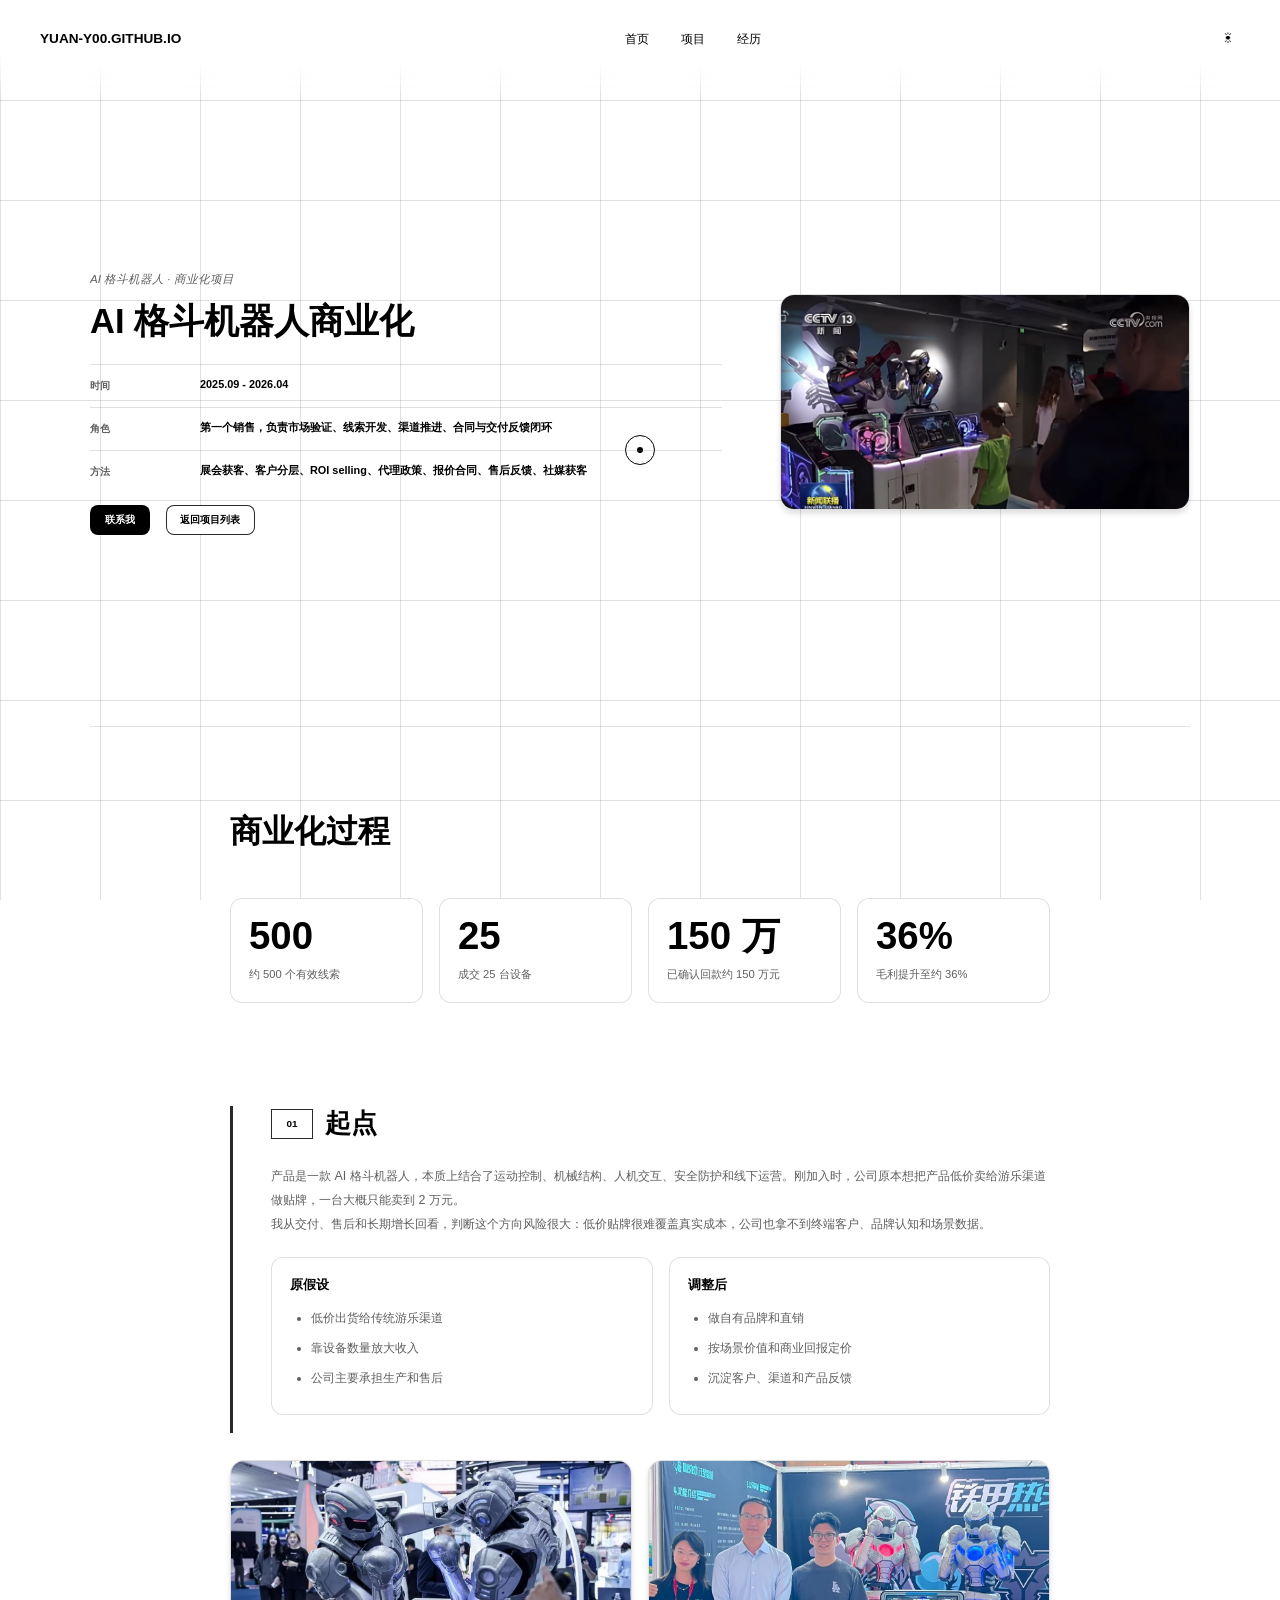
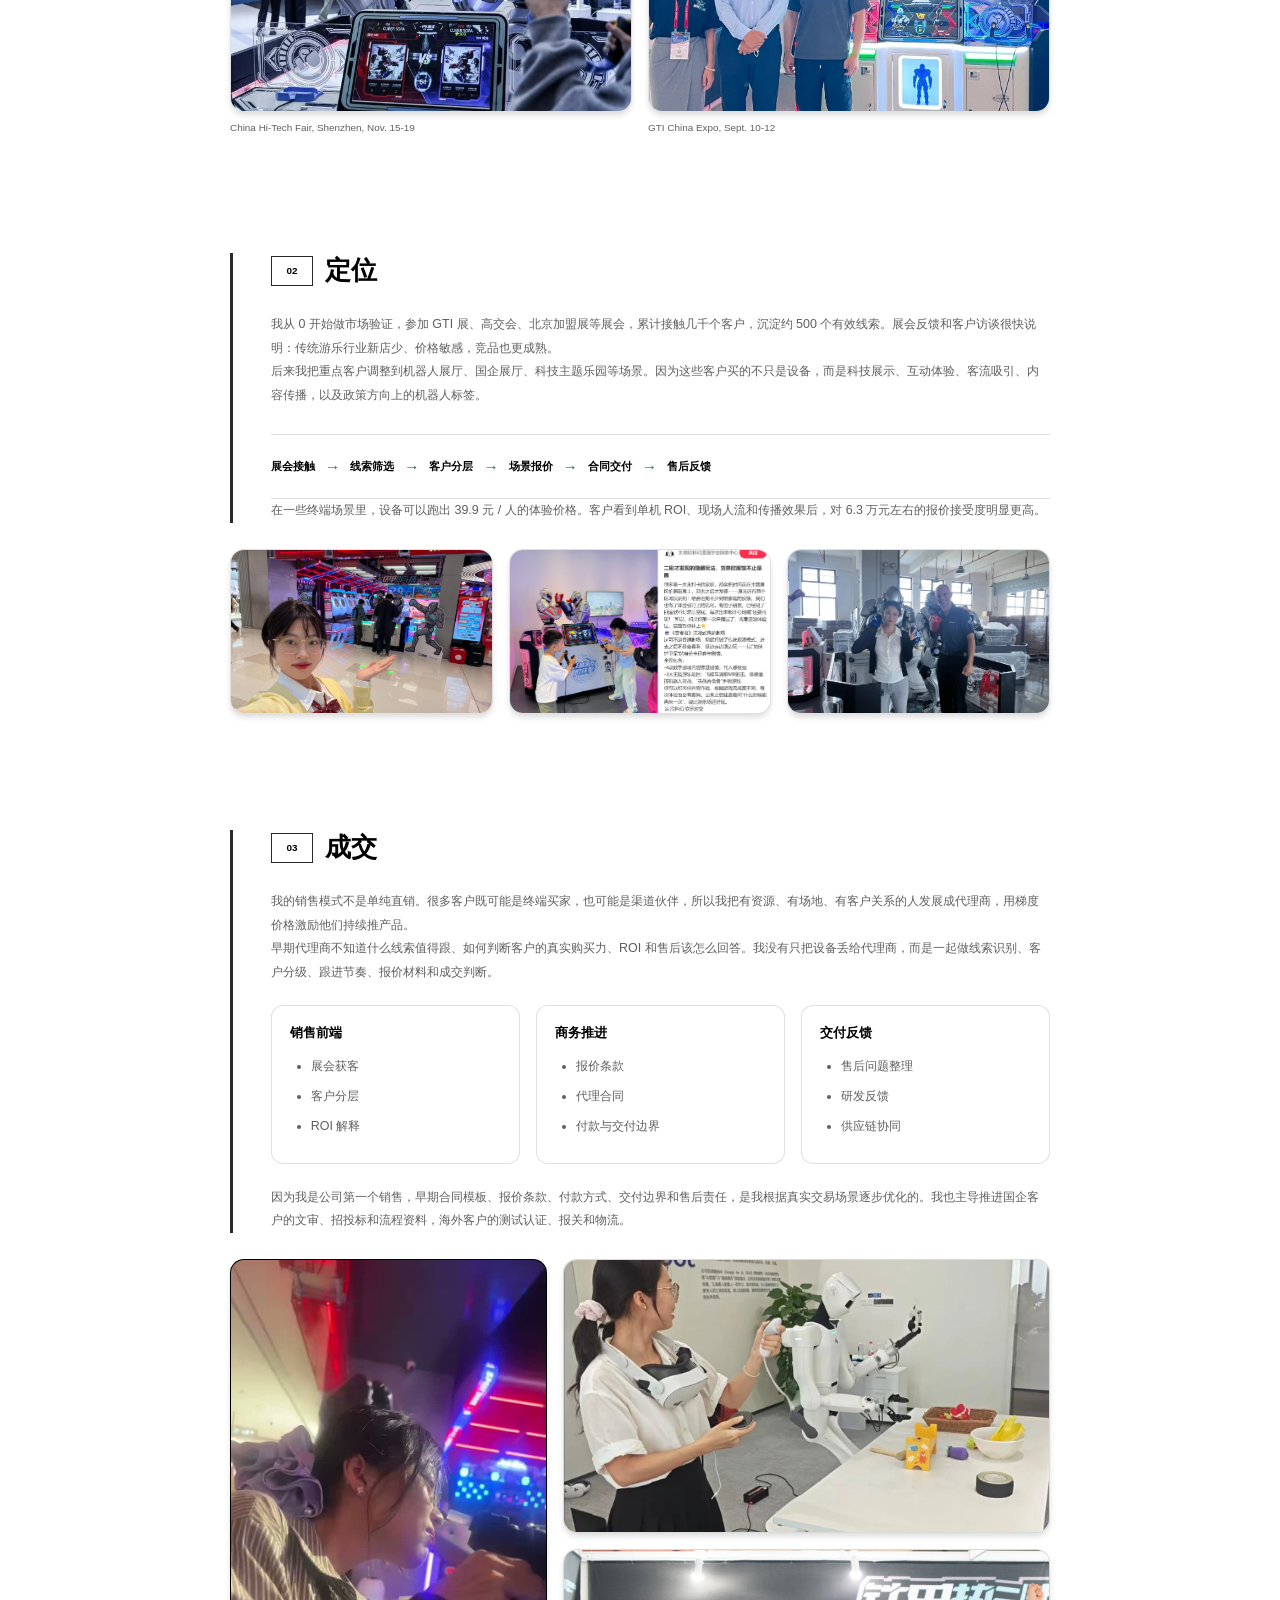
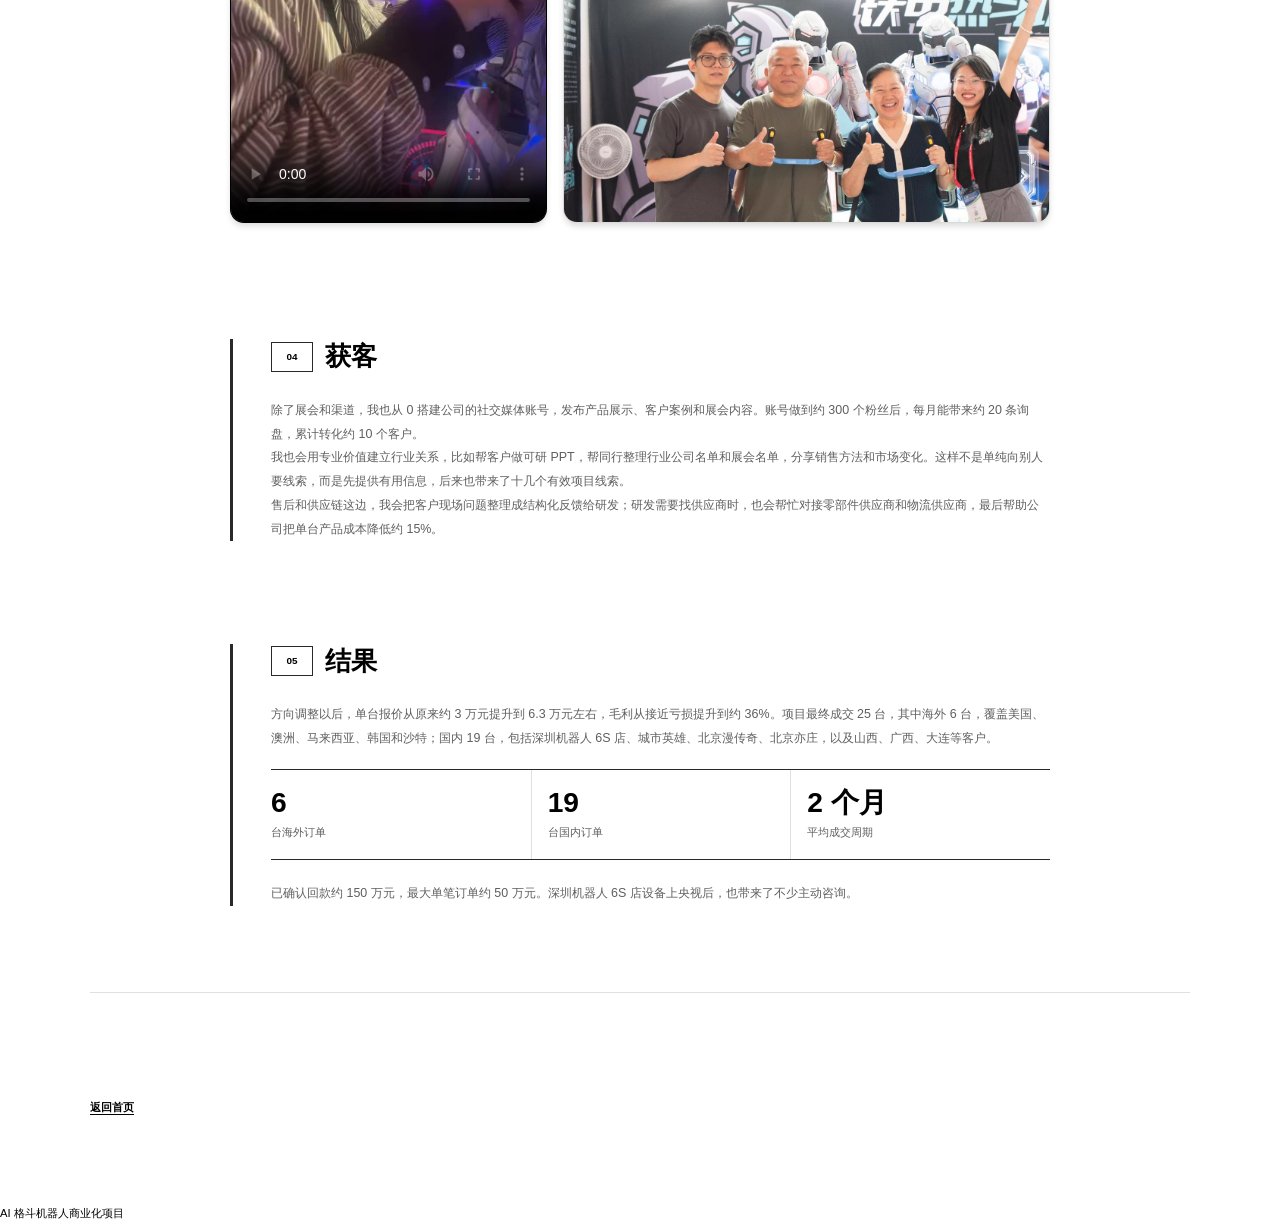
<file: projects/ai-fighting-robot-commercialization/index.html>
<!doctype html>
<html lang="zh-CN">
  <head>
    <meta charset="utf-8">
    <meta name="viewport" content="width=device-width, initial-scale=1">
    <title>AI 格斗机器人商业化</title>
    <meta
      name="description"
      content="AI 格斗机器人早期商业化项目：市场验证、客户定位、直销、渠道、合同、交付和供应链协同。"
    >
    <link rel="icon" href="../../assets/profile/avatar.webp">
    <link rel="stylesheet" href="../../styles.css">
  </head>
  <body>
    <a class="skip-link" href="#main">跳到主要内容</a>
    <div class="cursor-dot" id="cursorDot" aria-hidden="true"></div>
    <div class="cursor-ring" id="cursorRing" aria-hidden="true"></div>
    <nav class="navbar" aria-label="主导航">
      <div class="navbar-blur" aria-hidden="true"><div></div><div></div><div></div></div>
      <div class="container nav-container">
        <a class="nav-brand" href="../../">YUAN-Y00.GITHUB.IO</a>
        <ul class="nav-menu">
          <li><a href="../../#home" class="nav-link">首页</a></li>
          <li><a href="../../#cad-gallery" class="nav-link">项目</a></li>
          <li><a href="../../#experience" class="nav-link">经历</a></li>
        </ul>
        <button id="theme-toggle" class="theme-toggle" type="button" data-theme-toggle aria-label="切换深色模式" title="切换深色模式">
          <span class="icon-sun" aria-hidden="true">☀</span>
          <span class="icon-moon" aria-hidden="true">☾</span>
        </button>
        <button class="hamburger" type="button" aria-label="打开菜单" aria-expanded="false">
          <span></span>
          <span></span>
          <span></span>
        </button>
      </div>
    </nav>

    <main id="main" class="case-main ai-robot-case">
      <section class="case-hero case-hero-refined">
        <div>
          <p class="eyebrow">AI 格斗机器人 · 商业化项目</p>
          <h1>AI 格斗机器人商业化</h1>
          <dl class="case-meta">
            <div>
              <dt>时间</dt>
              <dd>2025.09 - 2026.04</dd>
            </div>
            <div>
              <dt>角色</dt>
              <dd>第一个销售，负责市场验证、线索开发、渠道推进、合同与交付反馈闭环</dd>
            </div>
            <div>
              <dt>方法</dt>
              <dd>展会获客、客户分层、ROI selling、代理政策、报价合同、售后反馈、社媒获客</dd>
            </div>
          </dl>
          <div class="case-actions">
            <a class="button primary" href="../../#contact">联系我</a>
            <a class="button secondary" href="../../#cad-gallery">返回项目列表</a>
          </div>
        </div>
        <img
          class="case-cover"
          src="../../assets/projects/ai-fighting-robot-commercialization/report/report-01-cctv-feature.webp"
          alt="AI 格斗机器人登上央视新闻画面"
        >
      </section>

      <section class="case-section story-section">
        <h2>商业化过程</h2>
        <article class="case-story">
          <div class="case-metrics" aria-label="AI 格斗机器人项目关键结果">
            <div class="case-metric"><strong>500</strong><span>约 500 个有效线索</span></div>
            <div class="case-metric"><strong>25</strong><span>成交 25 台设备</span></div>
            <div class="case-metric"><strong>150 万</strong><span>已确认回款约 150 万元</span></div>
            <div class="case-metric"><strong>36%</strong><span>毛利提升至约 36%</span></div>
          </div>

          <div class="star-section">
            <h3><span>01</span>起点</h3>
            <p>
              产品是一款 AI 格斗机器人，本质上结合了运动控制、机械结构、人机交互、安全防护和线下运营。刚加入时，公司原本想把产品低价卖给游乐渠道做贴牌，一台大概只能卖到 2 万元。
            </p>
            <p>
              我从交付、售后和长期增长回看，判断这个方向风险很大：低价贴牌很难覆盖真实成本，公司也拿不到终端客户、品牌认知和场景数据。
            </p>
            <div class="case-columns">
              <div class="case-column">
                <h3>原假设</h3>
                <ul>
                  <li>低价出货给传统游乐渠道</li>
                  <li>靠设备数量放大收入</li>
                  <li>公司主要承担生产和售后</li>
                </ul>
              </div>
              <div class="case-column">
                <h3>调整后</h3>
                <ul>
                  <li>做自有品牌和直销</li>
                  <li>按场景价值和商业回报定价</li>
                  <li>沉淀客户、渠道和产品反馈</li>
                </ul>
              </div>
            </div>
          </div>

          <div class="story-media-grid two-up">
            <figure class="story-figure">
              <button
                type="button"
                data-lightbox-src="../../assets/projects/ai-fighting-robot-commercialization/report/report-02-china-hi-tech-fair.webp"
                data-lightbox-alt="China Hi-Tech Fair 展会现场"
              >
                <img
                  src="../../assets/projects/ai-fighting-robot-commercialization/report/report-02-china-hi-tech-fair.webp"
                  alt="China Hi-Tech Fair 展会现场"
                >
              </button>
              <figcaption>China Hi-Tech Fair, Shenzhen, Nov. 15-19</figcaption>
            </figure>
            <figure class="story-figure">
              <button
                type="button"
                data-lightbox-src="../../assets/projects/ai-fighting-robot-commercialization/report/report-03-gti-expo.webp"
                data-lightbox-alt="GTI China Expo 展会现场"
              >
                <img
                  src="../../assets/projects/ai-fighting-robot-commercialization/report/report-03-gti-expo.webp"
                  alt="GTI China Expo 展会现场"
                >
              </button>
              <figcaption>GTI China Expo, Sept. 10-12</figcaption>
            </figure>
          </div>

          <div class="star-section">
            <h3><span>02</span>定位</h3>
            <p>
              我从 0 开始做市场验证，参加 GTI 展、高交会、北京加盟展等展会，累计接触几千个客户，沉淀约 500 个有效线索。展会反馈和客户访谈很快说明：传统游乐行业新店少、价格敏感，竞品也更成熟。
            </p>
            <p>
              后来我把重点客户调整到机器人展厅、国企展厅、科技主题乐园等场景。因为这些客户买的不只是设备，而是科技展示、互动体验、客流吸引、内容传播，以及政策方向上的机器人标签。
            </p>
            <div class="commitment-flow" aria-label="项目商业化路径">
              <span>展会接触</span><b>→</b><span>线索筛选</span><b>→</b><span>客户分层</span><b>→</b><span>场景报价</span><b>→</b><span>合同交付</span><b>→</b><span>售后反馈</span>
            </div>
            <p>
              在一些终端场景里，设备可以跑出 39.9 元 / 人的体验价格。客户看到单机 ROI、现场人流和传播效果后，对 6.3 万元左右的报价接受度明显更高。
            </p>
          </div>

          <div class="story-media-grid three-up">
            <figure class="story-figure">
              <button
                type="button"
                data-lightbox-src="../../assets/projects/ai-fighting-robot-commercialization/report/report-04-terminal-scene.webp"
                data-lightbox-alt="终端线下场景"
              >
                <img
                  src="../../assets/projects/ai-fighting-robot-commercialization/report/report-04-terminal-scene.webp"
                  alt="终端线下场景"
                >
              </button>
            </figure>
            <figure class="story-figure">
              <button
                type="button"
                data-lightbox-src="../../assets/projects/ai-fighting-robot-commercialization/report/report-05-cultural-tourism-case.webp"
                data-lightbox-alt="文旅乐园内容场景"
              >
                <img
                  src="../../assets/projects/ai-fighting-robot-commercialization/report/report-05-cultural-tourism-case.webp"
                  alt="文旅乐园内容场景"
                >
              </button>
            </figure>
            <figure class="story-figure">
              <button
                type="button"
                data-lightbox-src="../../assets/projects/ai-fighting-robot-commercialization/report/report-06-overseas-customer-factory.webp"
                data-lightbox-alt="海外客户到厂沟通"
              >
                <img
                  src="../../assets/projects/ai-fighting-robot-commercialization/report/report-06-overseas-customer-factory.webp"
                  alt="海外客户到厂沟通"
                >
              </button>
            </figure>
          </div>

          <div class="star-section">
            <h3><span>03</span>成交</h3>
            <p>
              我的销售模式不是单纯直销。很多客户既可能是终端买家，也可能是渠道伙伴，所以我把有资源、有场地、有客户关系的人发展成代理商，用梯度价格激励他们持续推产品。
            </p>
            <p>
              早期代理商不知道什么线索值得跟、如何判断客户的真实购买力、ROI 和售后该怎么回答。我没有只把设备丢给代理商，而是一起做线索识别、客户分级、跟进节奏、报价材料和成交判断。
            </p>
            <div class="case-columns three">
              <div class="case-column">
                <h3>销售前端</h3>
                <ul>
                  <li>展会获客</li>
                  <li>客户分层</li>
                  <li>ROI 解释</li>
                </ul>
              </div>
              <div class="case-column">
                <h3>商务推进</h3>
                <ul>
                  <li>报价条款</li>
                  <li>代理合同</li>
                  <li>付款与交付边界</li>
                </ul>
              </div>
              <div class="case-column">
                <h3>交付反馈</h3>
                <ul>
                  <li>售后问题整理</li>
                  <li>研发反馈</li>
                  <li>供应链协同</li>
                </ul>
              </div>
            </div>
            <p>
              因为我是公司第一个销售，早期合同模板、报价条款、付款方式、交付边界和售后责任，是我根据真实交易场景逐步优化的。我也主导推进国企客户的文审、招投标和流程资料，海外客户的测试认证、报关和物流。
            </p>
          </div>

          <div class="story-media-grid service-media-row service-proof-row">
            <figure class="story-video">
              <video
                controls
                playsinline
                preload="metadata"
                poster="../../assets/projects/ai-fighting-robot-commercialization/report/maintenance-feedback-poster.jpg"
              >
                <source src="../../assets/projects/ai-fighting-robot-commercialization/report/maintenance-feedback.mp4" type="video/mp4">
              </video>
            </figure>
            <div class="service-photo-stack">
              <figure class="story-figure">
                <button
                  type="button"
                  data-lightbox-src="../../assets/projects/ai-fighting-robot-commercialization/report/report-07-industry-relation.webp"
                  data-lightbox-alt="行业关系与客户价值材料"
                >
                  <img
                    src="../../assets/projects/ai-fighting-robot-commercialization/report/report-07-industry-relation-crop.jpg"
                    alt="行业关系与客户价值材料"
                  >
                </button>
              </figure>
              <figure class="story-figure service-booth-photo">
                <button
                  type="button"
                  data-lightbox-src="../../assets/projects/ai-fighting-robot-commercialization/report/report-08-questech-booth.jpg"
                  data-lightbox-alt="迁星智能展位合影"
                >
                  <img
                    src="../../assets/projects/ai-fighting-robot-commercialization/report/report-08-questech-booth-crop.jpg"
                    alt="迁星智能展位合影"
                  >
                </button>
              </figure>
            </div>
          </div>

          <div class="star-section">
            <h3><span>04</span>获客</h3>
            <p>
              除了展会和渠道，我也从 0 搭建公司的社交媒体账号，发布产品展示、客户案例和展会内容。账号做到约 300 个粉丝后，每月能带来约 20 条询盘，累计转化约 10 个客户。
            </p>
            <p>
              我也会用专业价值建立行业关系，比如帮客户做可研 PPT，帮同行整理行业公司名单和展会名单，分享销售方法和市场变化。这样不是单纯向别人要线索，而是先提供有用信息，后来也带来了十几个有效项目线索。
            </p>
            <p>
              售后和供应链这边，我会把客户现场问题整理成结构化反馈给研发；研发需要找供应商时，也会帮忙对接零部件供应商和物流供应商，最后帮助公司把单台产品成本降低约 15%。
            </p>
          </div>

          <div class="star-section">
            <h3><span>05</span>结果</h3>
            <p>
              方向调整以后，单台报价从原来约 3 万元提升到 6.3 万元左右，毛利从接近亏损提升到约 36%。项目最终成交 25 台，其中海外 6 台，覆盖美国、澳洲、马来西亚、韩国和沙特；国内 19 台，包括深圳机器人 6S 店、城市英雄、北京漫传奇、北京亦庄，以及山西、广西、大连等客户。
            </p>
            <div class="report-stats" aria-label="AI 格斗机器人结果数据">
              <div><strong>6</strong><span>台海外订单</span></div>
              <div><strong>19</strong><span>台国内订单</span></div>
              <div><strong>2 个月</strong><span>平均成交周期</span></div>
            </div>
            <p>
              已确认回款约 150 万元，最大单笔订单约 50 万元。深圳机器人 6S 店设备上央视后，也带来了不少主动咨询。
            </p>
          </div>
        </article>
      </section>

      <section class="case-section">
        <a class="back-link" href="../../">返回首页</a>
      </section>
    </main>

    <footer class="site-footer">
      <p>AI 格斗机器人商业化项目</p>
    </footer>

    <div class="lightbox" data-lightbox-root aria-hidden="true">
      <button type="button" class="lightbox-close" data-lightbox-close aria-label="关闭图片预览">关闭</button>
      <img alt="">
    </div>
    <script src="../../script.js"></script>
  </body>
</html>
</file>
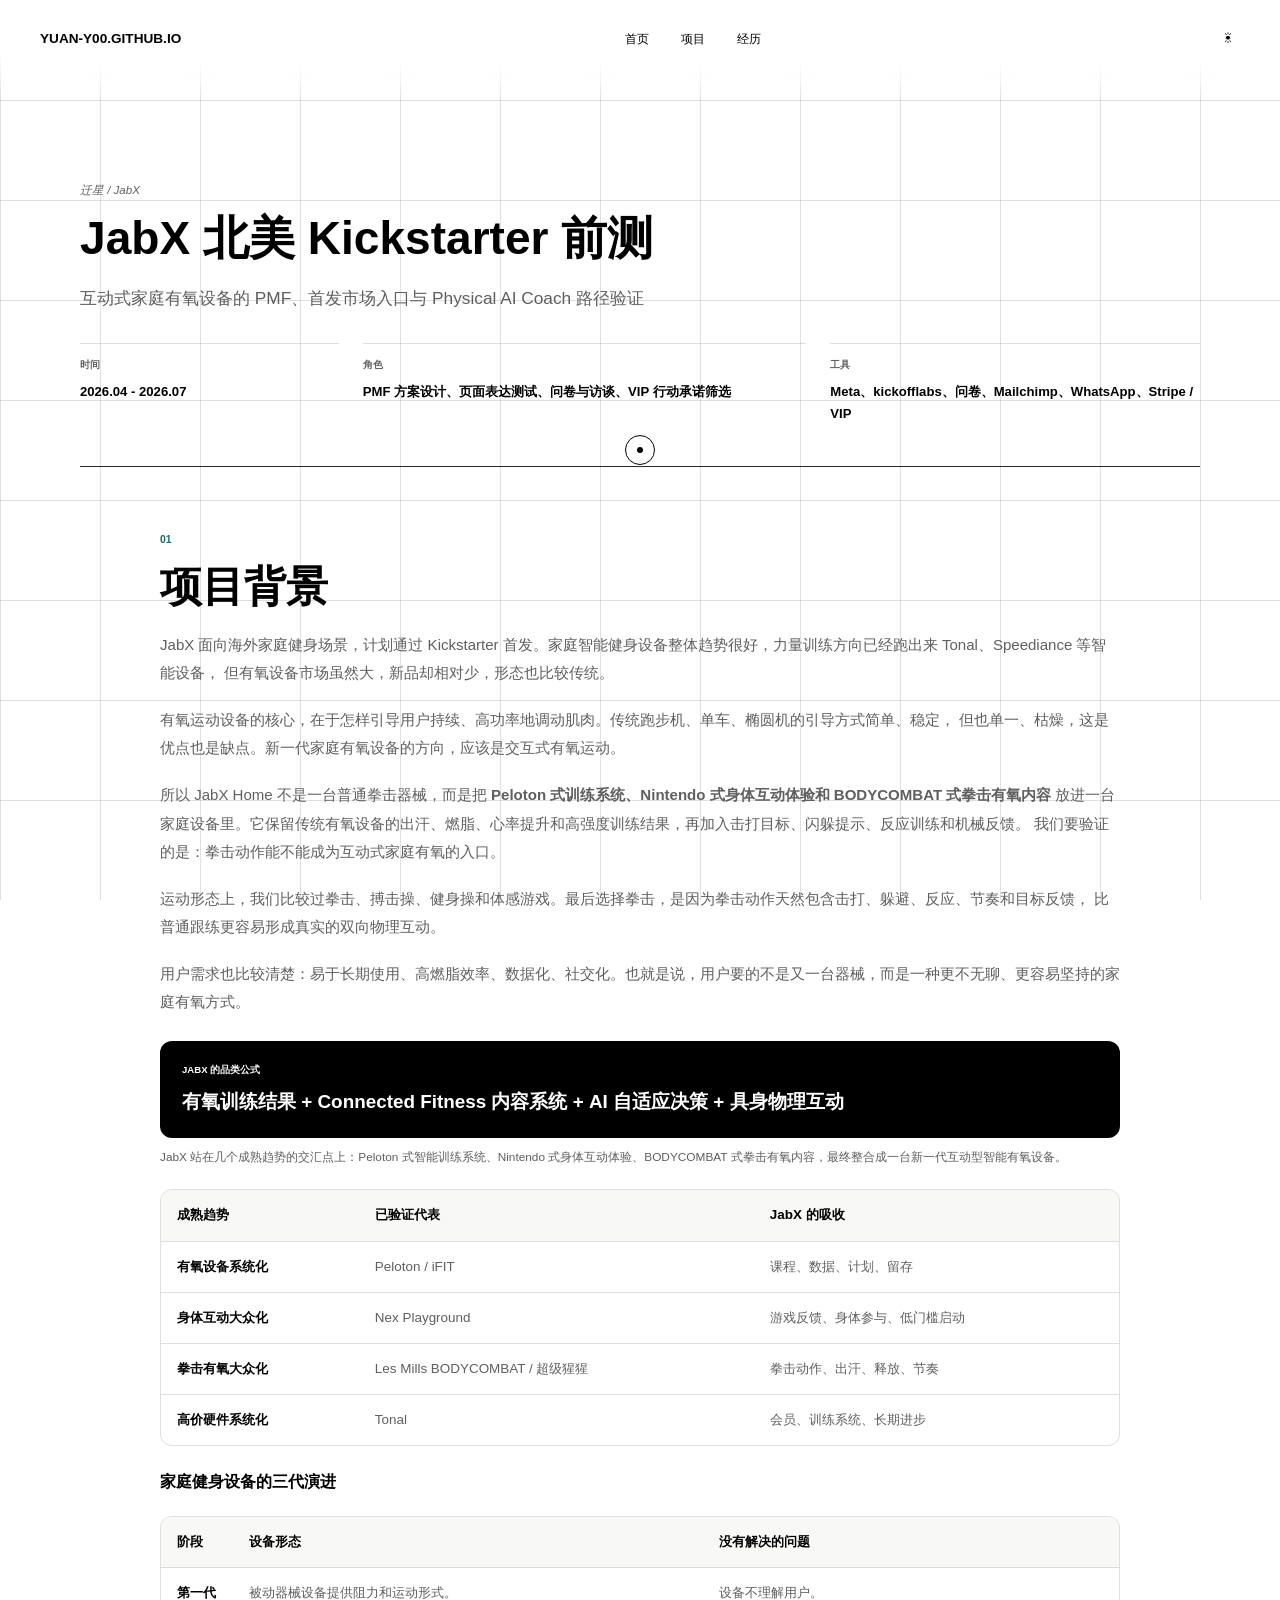
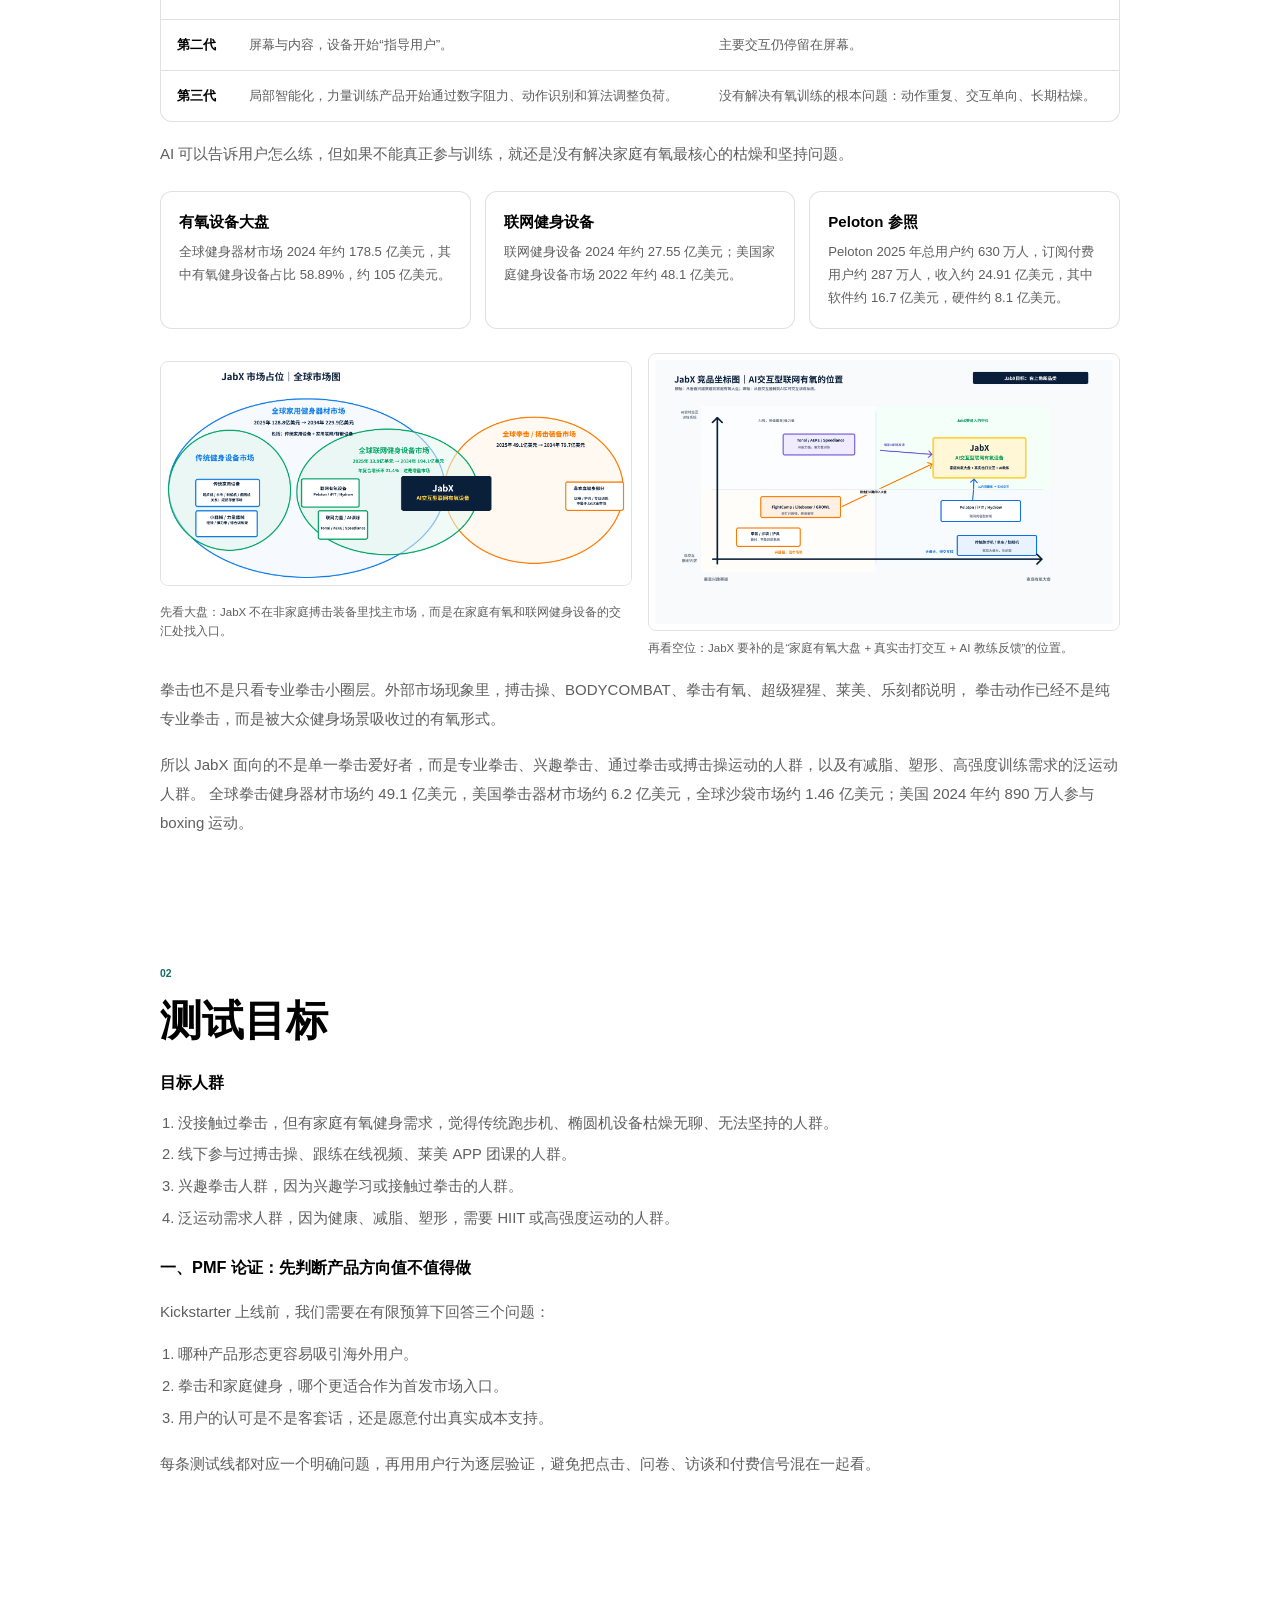
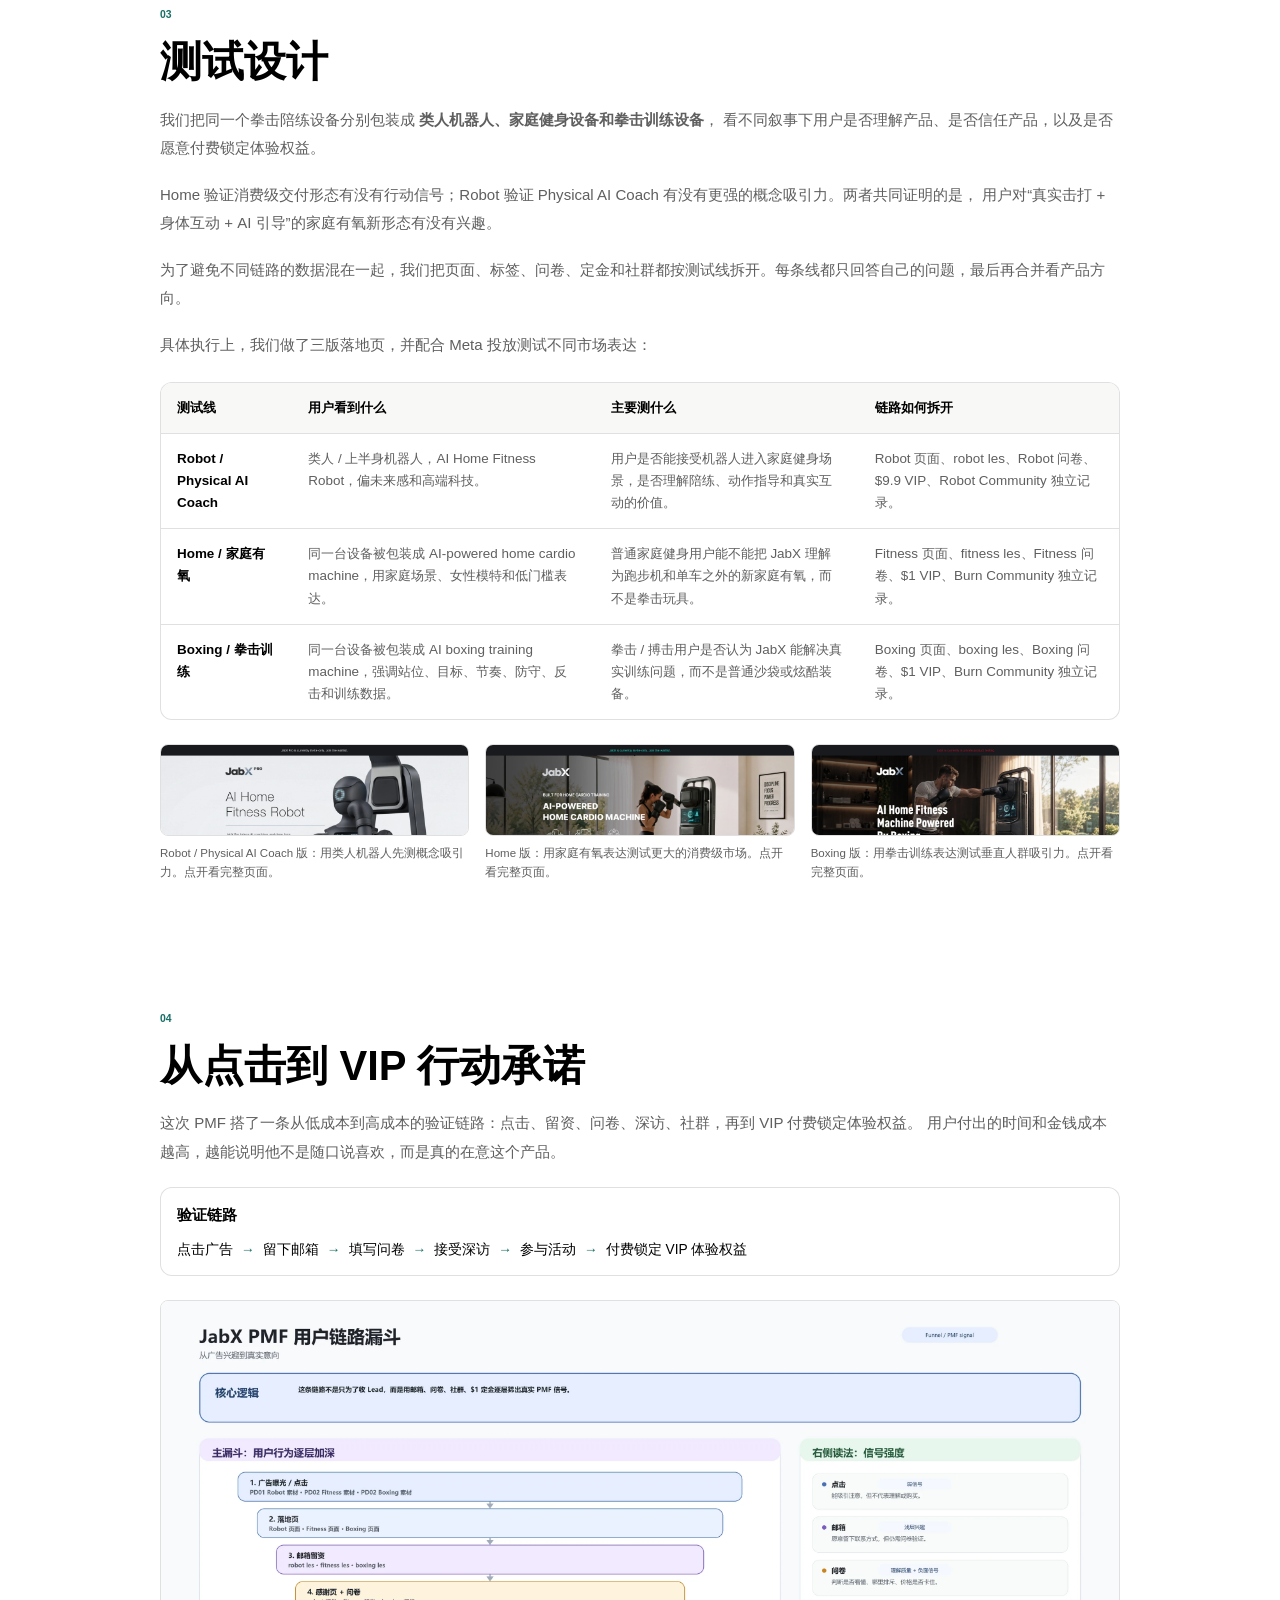
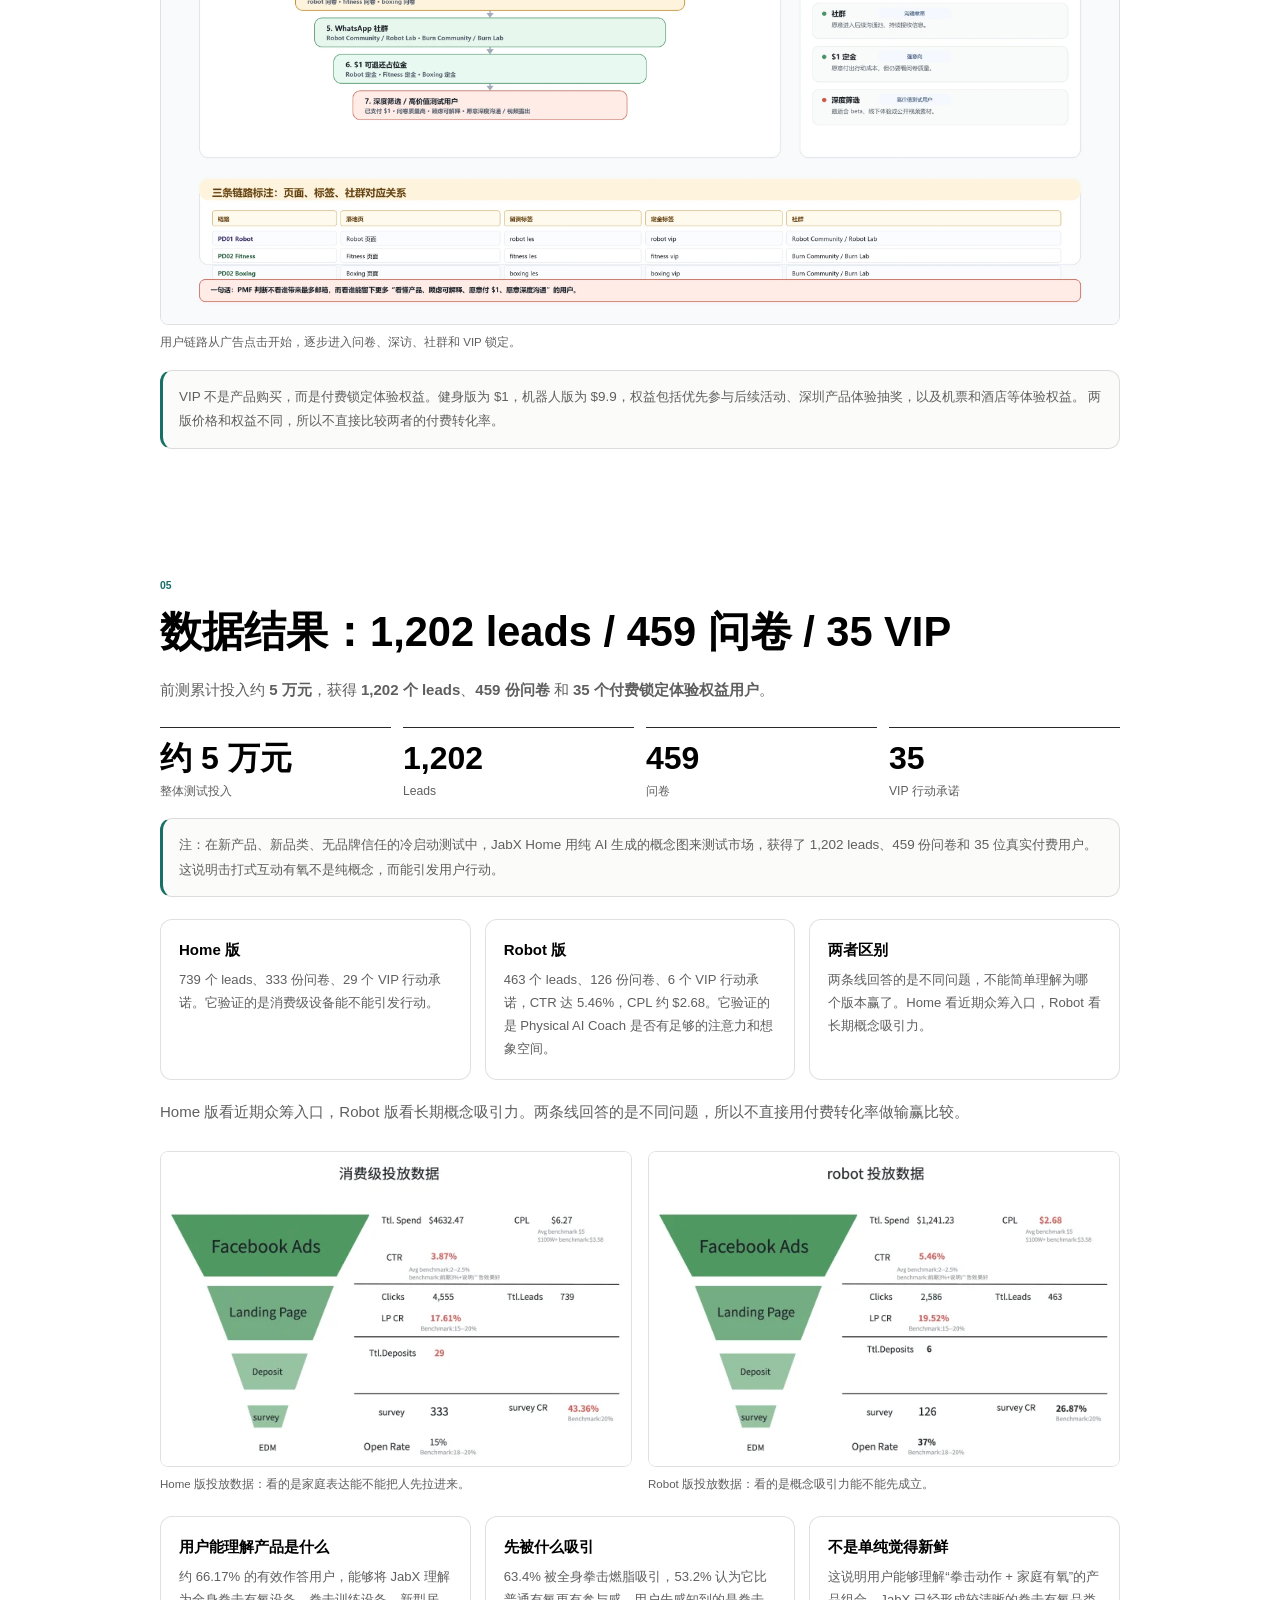
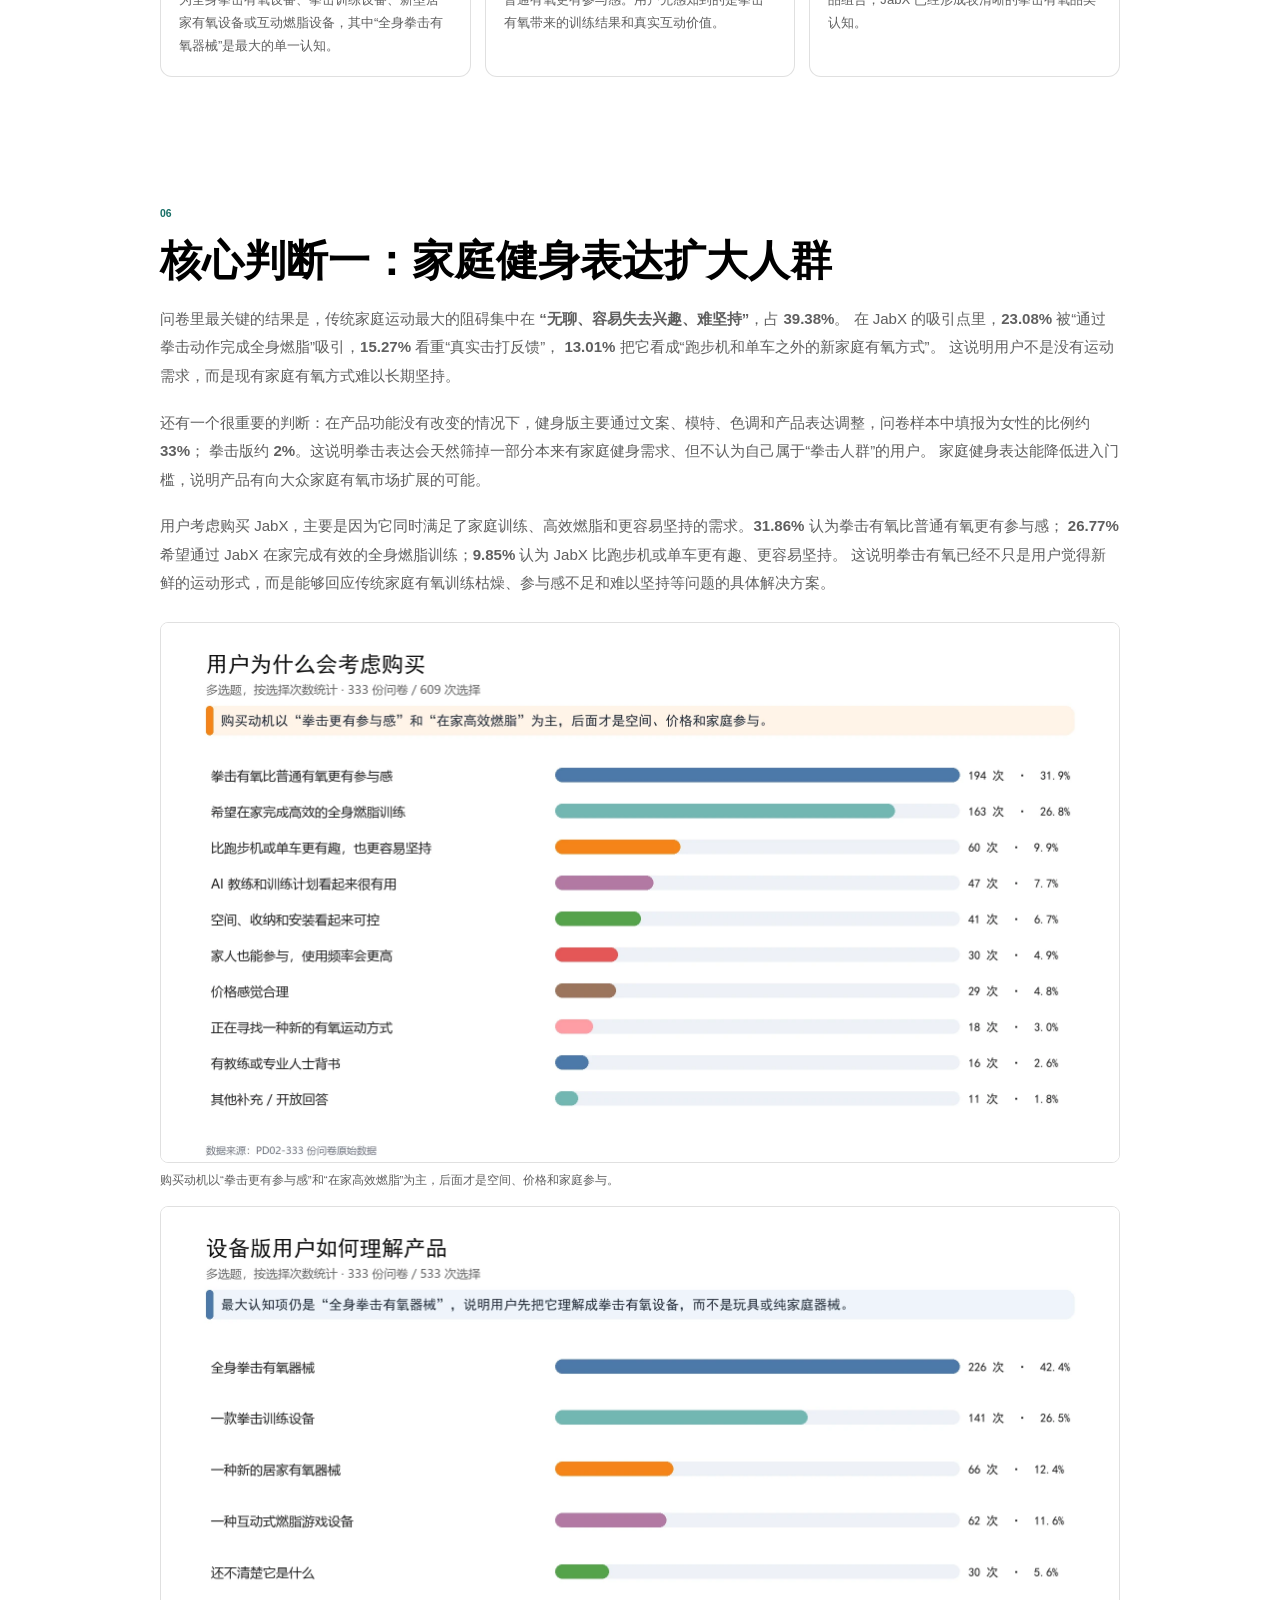
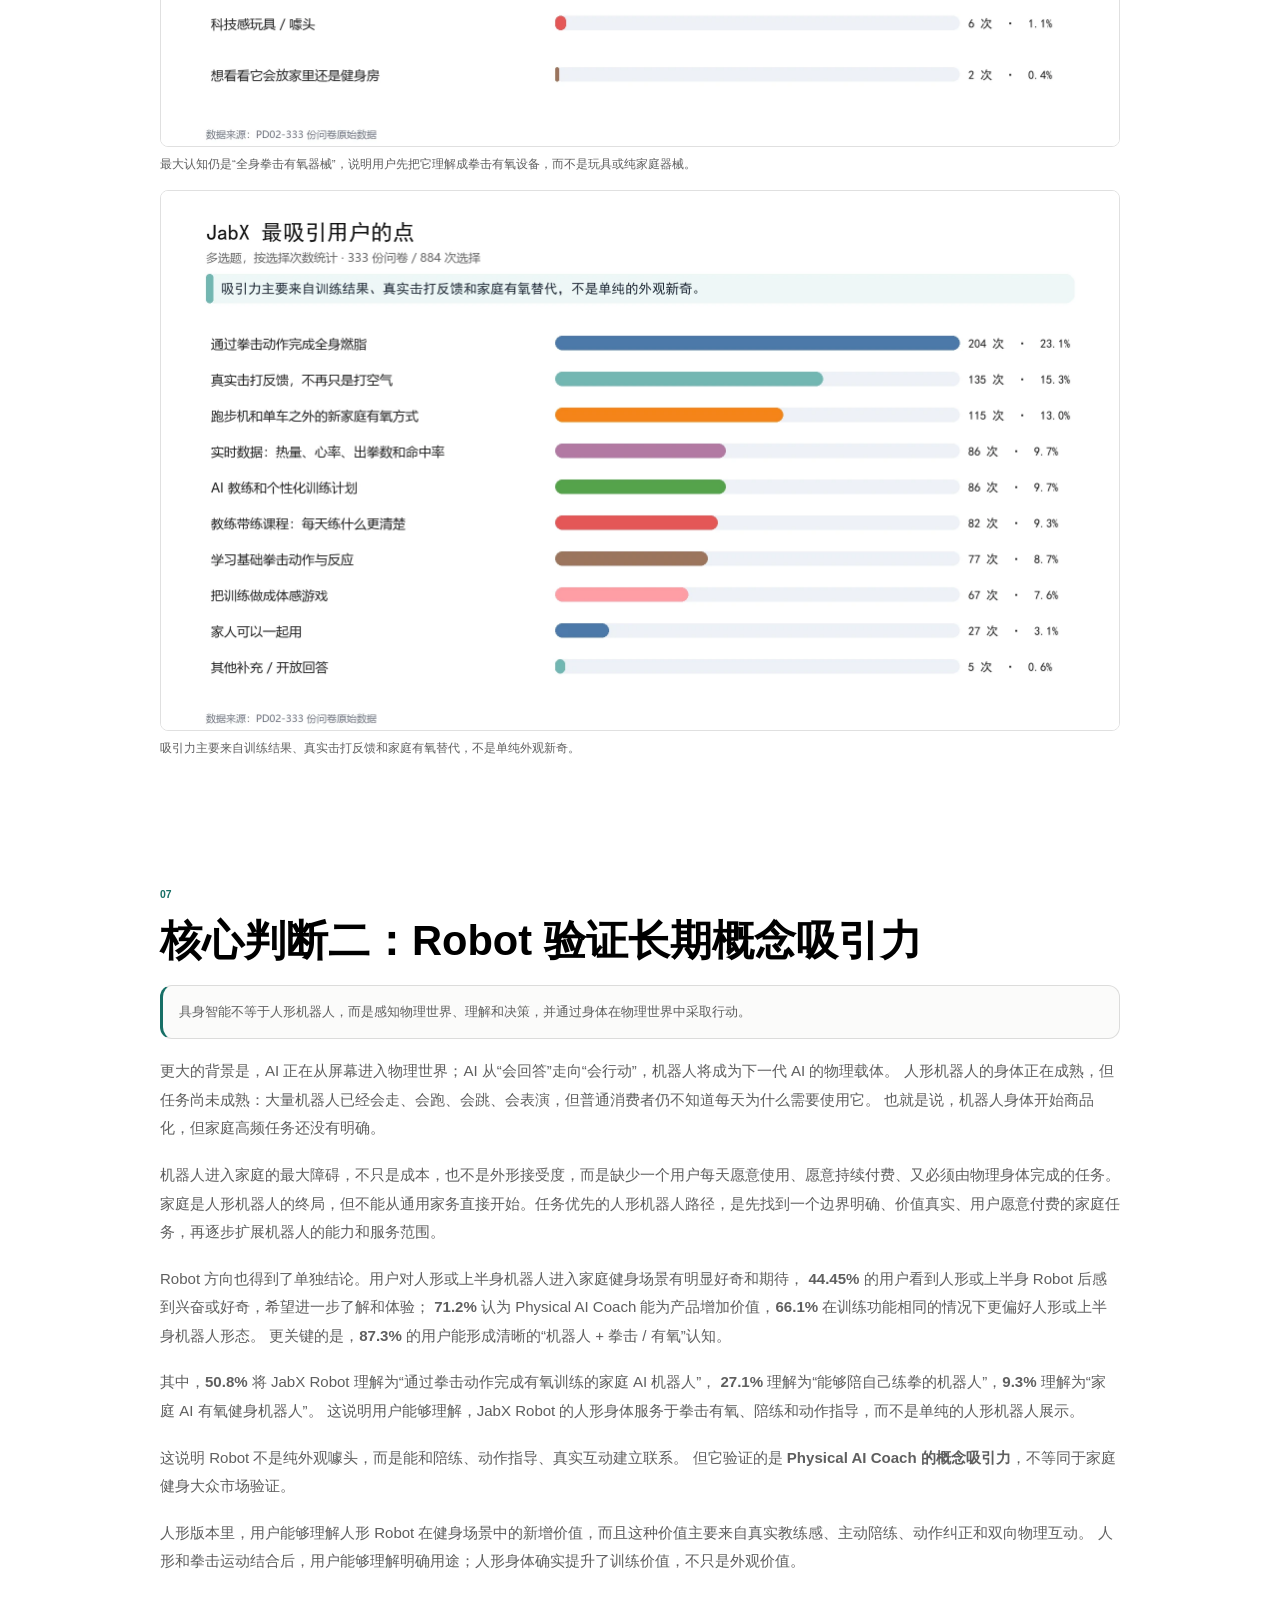
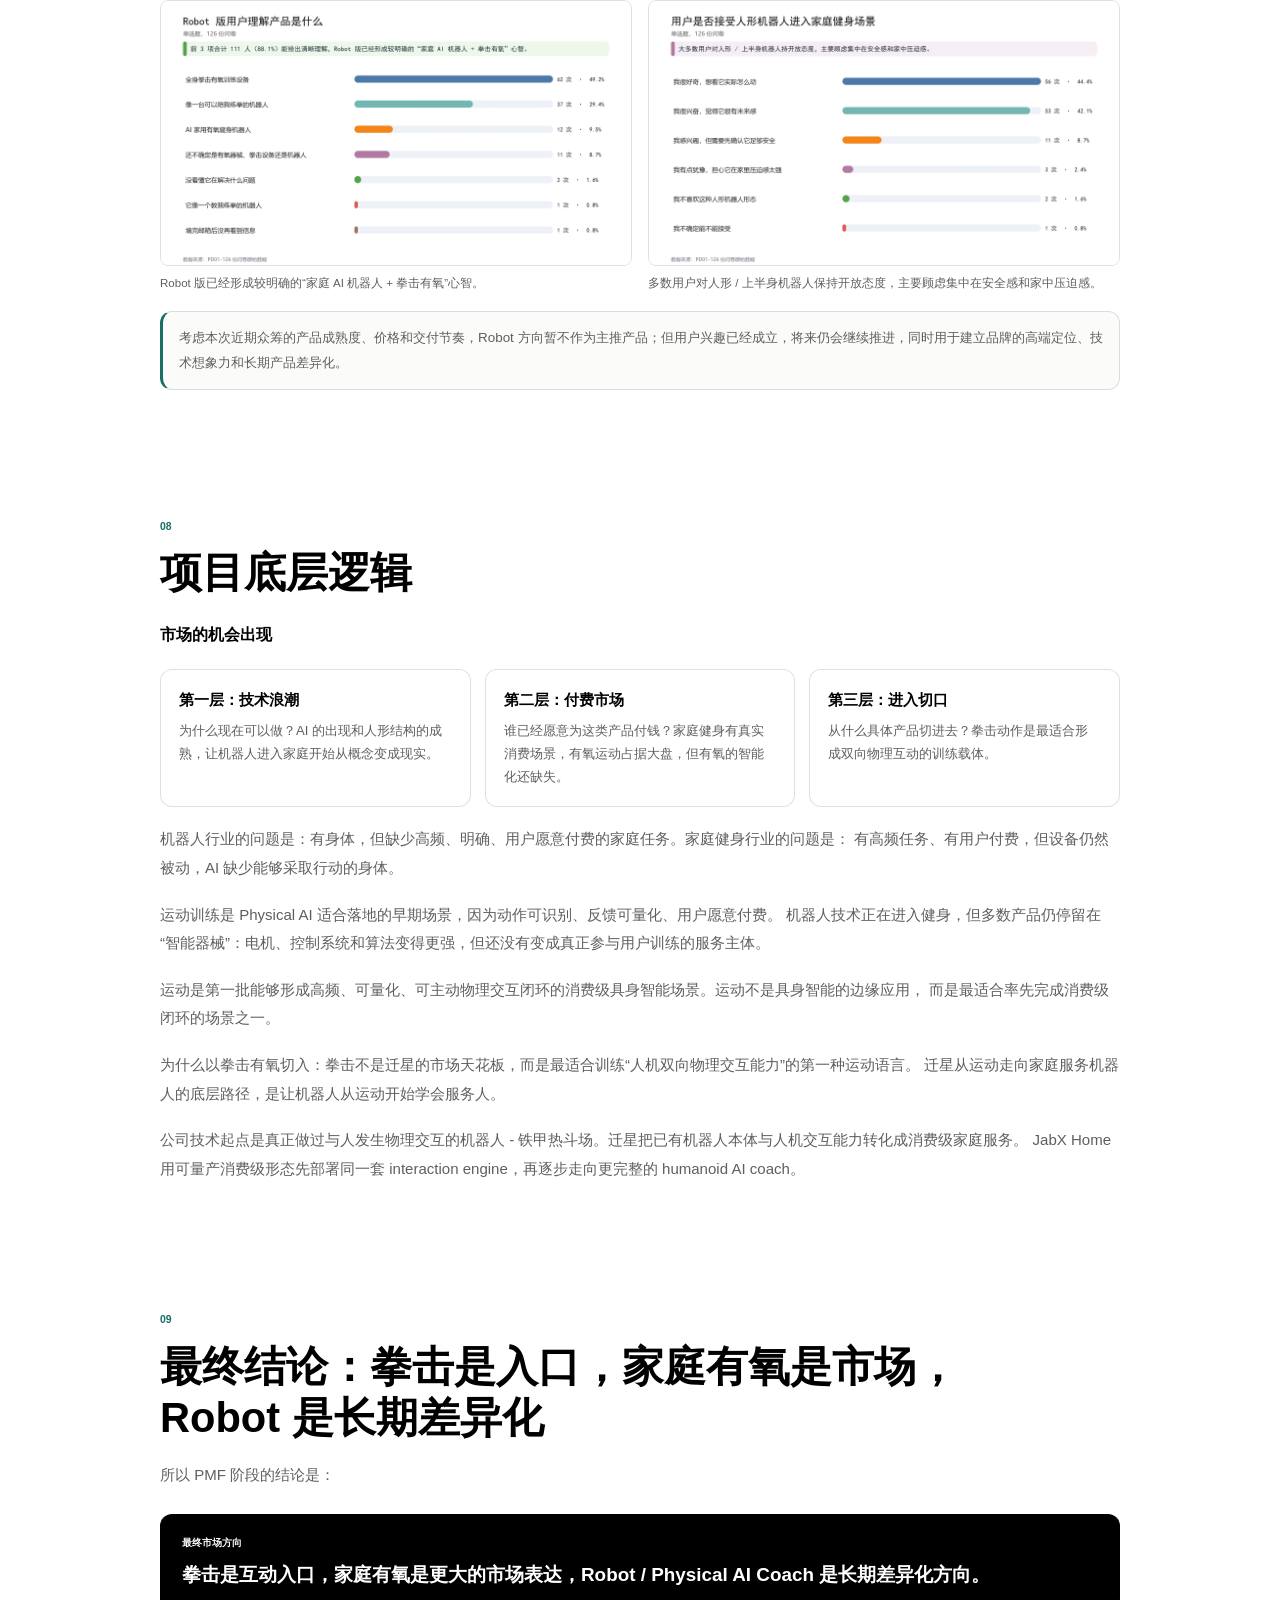
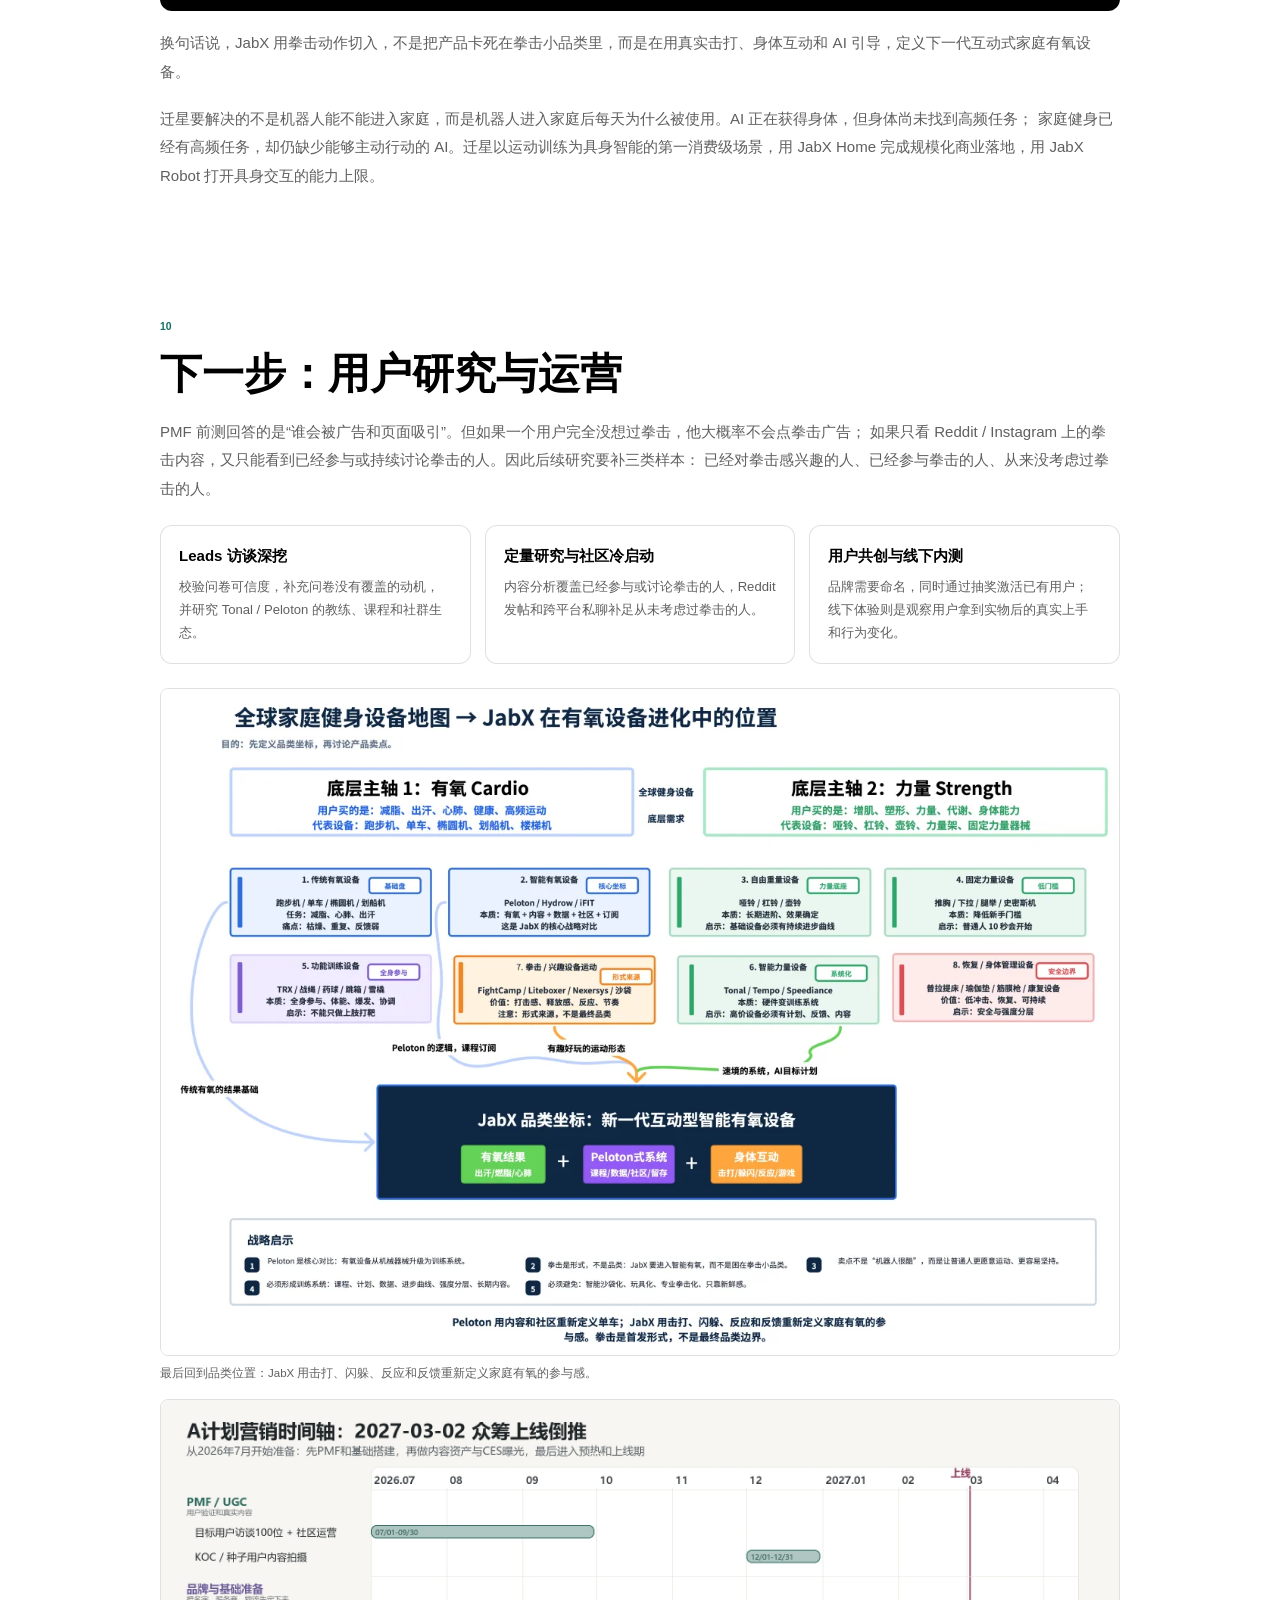
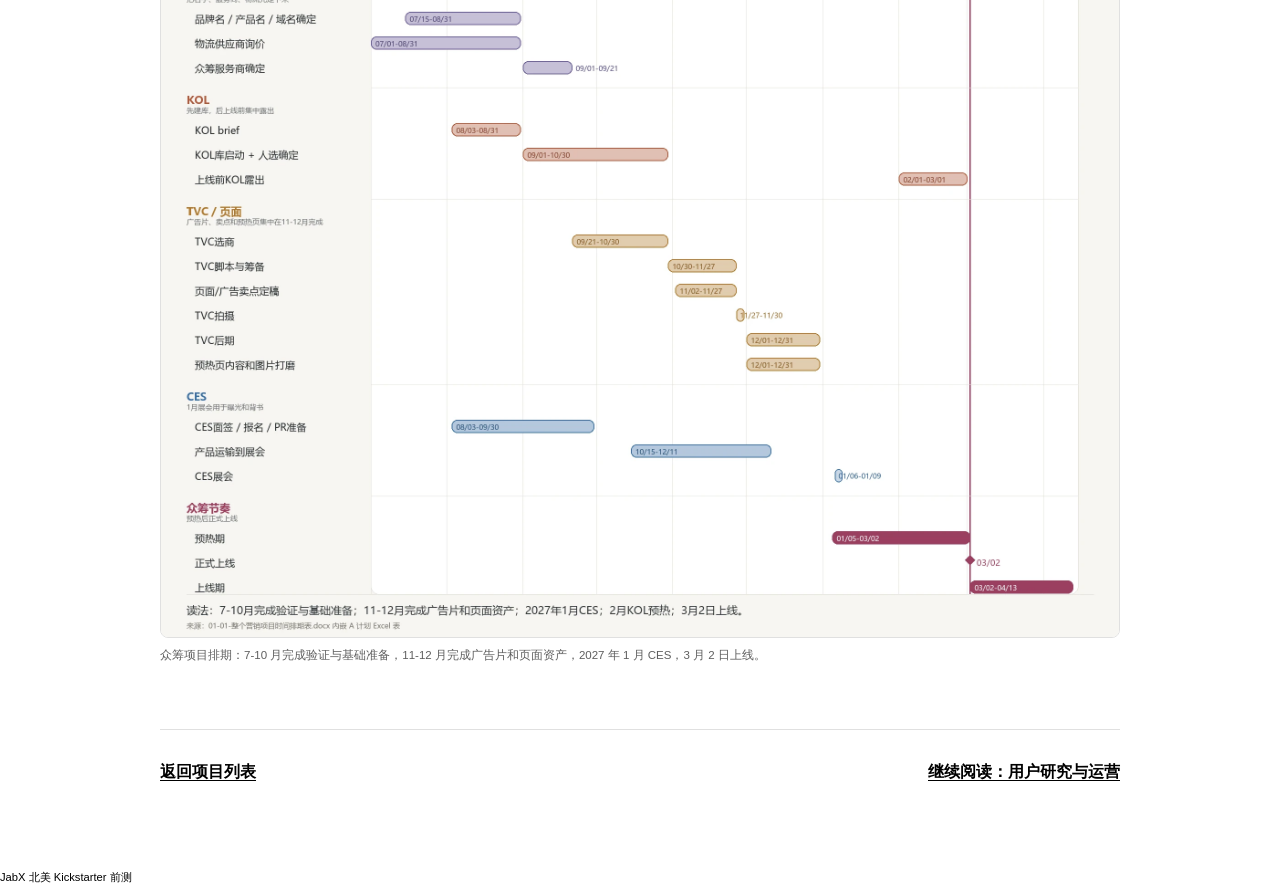
<file: projects/jabx-north-america-pmf/index.html>
<!doctype html>
<html lang="zh-CN">
  <head>
    <meta charset="utf-8">
    <meta name="viewport" content="width=device-width, initial-scale=1">
    <title>JabX 北美 Kickstarter 前测</title>
    <meta
      name="description"
      content="JabX 北美 Kickstarter 前测：互动式家庭有氧设备的 PMF、首发市场入口与 Physical AI Coach 路径验证。"
    >
    <link rel="icon" href="../../assets/profile/avatar.webp">
    <link rel="stylesheet" href="../../styles.css">
    <style>
      .pmf-case {
        width: min(1120px, calc(100% - 40px));
      }

      .pmf-case .report-body {
        width: min(960px, 100%);
        margin: 0 auto;
        font-size: 1rem;
      }

      .pmf-case .report-hero {
        padding: clamp(72px, 8vw, 112px) 0 42px;
        border-bottom: 1px solid var(--border-strong);
      }

      .pmf-case .report-hero h1 {
        max-width: 980px;
        margin: 0;
        font-size: clamp(2rem, 3.6vw, 3.1rem);
        line-height: 1.12;
        letter-spacing: 0;
      }

      .pmf-case .report-lede {
        max-width: 860px;
        margin-top: 18px;
        color: var(--text-secondary);
        font-size: clamp(0.98rem, 1.5vw, 1.08rem);
        line-height: 1.85;
      }

      .pmf-case .report-meta {
        display: grid;
        grid-template-columns: 0.7fr 1.2fr 1fr;
        gap: 24px;
        margin-top: 28px;
      }

      .pmf-case .report-meta div {
        border-top: 1px solid var(--border-color);
        padding-top: 12px;
      }

      .pmf-case .report-meta dt {
        color: var(--text-secondary);
        font-size: 0.6rem;
        font-weight: 700;
        text-transform: uppercase;
      }

      .pmf-case .report-meta dd {
        margin: 8px 0 0;
        font-size: 0.82rem;
        font-weight: 650;
        line-height: 1.65;
      }

      .report-section {
        padding: 64px 0;
      }

      .section-index {
        display: block;
        margin-bottom: 12px;
        color: var(--teal-blue);
        font-size: 0.65rem;
        font-weight: 800;
      }

      .report-section > h2 {
        max-width: 860px;
        margin: 0;
        font-size: clamp(1.72rem, 3.8vw, 2.6rem);
        line-height: 1.22;
      }

      .section-lead {
        margin: 18px 0 0;
        color: var(--text-secondary);
        font-size: 0.94rem;
        line-height: 1.9;
      }

      .phase-title {
        margin: 22px 0 0;
        color: var(--text-primary);
        font-size: 1.02rem;
        font-weight: 800;
        line-height: 1.6;
      }

      .source-note {
        margin: 10px 0 0;
        color: var(--text-secondary);
        font-size: 0.74rem;
        line-height: 1.6;
      }

      .section-list {
        margin: 16px 0 0;
        padding-left: 1.15rem;
        color: var(--text-secondary);
      }

      .section-list li {
        margin: 6px 0;
        font-size: 0.92rem;
        line-height: 1.75;
      }

      .callout {
        margin-top: 18px;
        border-left: 3px solid var(--teal-blue);
        padding: 4px 0 4px 16px;
        color: var(--text-secondary);
        font-size: 0.86rem;
        line-height: 1.85;
      }

      .evidence-grid {
        display: grid;
        gap: 16px;
        margin-top: 24px;
      }

      .evidence-grid.two-up {
        grid-template-columns: repeat(2, minmax(0, 1fr));
      }

      .evidence-grid.three-up {
        grid-template-columns: repeat(3, minmax(0, 1fr));
      }

      .trend-table-wrap {
        margin-top: 22px;
        overflow-x: auto;
        border: 1px solid var(--border-color);
        border-radius: 12px;
        background: #fff;
      }

      .trend-table {
        width: 100%;
        min-width: 680px;
        border-collapse: collapse;
      }

      .trend-table th,
      .trend-table td {
        border-bottom: 1px solid var(--border-color);
        padding: 14px 16px;
        text-align: left;
        vertical-align: top;
        font-size: 0.84rem;
        line-height: 1.65;
      }

      .trend-table th {
        color: var(--text-primary);
        font-weight: 800;
        background: #f8f8f6;
      }

      .trend-table td {
        color: var(--text-secondary);
      }

      .trend-table tr:last-child td {
        border-bottom: 0;
      }

      .trend-table strong {
        color: var(--text-primary);
      }

      .landing-page-grid {
        display: grid;
        grid-template-columns: repeat(3, minmax(0, 1fr));
        gap: 16px;
        margin-top: 24px;
      }

      .landing-page-figure {
        display: grid;
        gap: 8px;
        margin: 0;
        min-width: 0;
      }

      .landing-page-figure button {
        display: block;
        width: 100%;
        padding: 0;
        border: 0;
        border-radius: 0;
        background: transparent;
        overflow: hidden;
      }

      .landing-page-figure img {
        display: block;
        width: 100%;
        height: auto;
        aspect-ratio: auto;
        border: 1px solid var(--border-color);
        border-radius: 8px;
        object-fit: cover;
      }

      .landing-page-figure figcaption {
        color: var(--text-secondary);
        font-size: 0.72rem;
        line-height: 1.65;
      }

      .evidence-figure {
        display: grid;
        gap: 8px;
        margin: 0;
        min-width: 0;
      }

      .evidence-figure button {
        display: block;
        width: 100%;
        padding: 0;
        border: 0;
        border-radius: 0;
        background: transparent;
        box-shadow: none;
        overflow: hidden;
      }

      .evidence-figure img {
        display: block;
        width: 100%;
        height: auto;
        border: 1px solid var(--border-color);
        border-radius: 8px;
        aspect-ratio: auto;
        object-fit: contain;
      }

      .evidence-figure figcaption {
        color: var(--text-secondary);
        font-size: 0.72rem;
        line-height: 1.65;
      }

      .metric-strip {
        display: grid;
        grid-template-columns: repeat(4, minmax(0, 1fr));
        gap: 12px;
        margin-top: 22px;
      }

      .metric {
        border-top: 1px solid var(--border-strong);
        padding-top: 14px;
      }

      .metric strong,
      .metric span {
        display: block;
      }

      .metric strong {
        font-size: clamp(1.35rem, 3vw, 2rem);
        line-height: 1;
      }

      .metric span {
        margin-top: 8px;
        color: var(--text-secondary);
        font-size: 0.76rem;
        line-height: 1.55;
      }

      .compare-grid {
        display: grid;
        grid-template-columns: repeat(3, minmax(0, 1fr));
        gap: 14px;
        margin-top: 22px;
      }

      .compare-card {
        border: 1px solid var(--border-color);
        border-radius: 12px;
        padding: 18px;
        background: var(--bg-card);
      }

      .compare-card b {
        display: block;
        font-size: 0.94rem;
        line-height: 1.55;
      }

      .compare-card p {
        margin: 8px 0 0;
        color: var(--text-secondary);
        font-size: 0.82rem;
        line-height: 1.75;
      }

      .flow-box {
        margin-top: 20px;
        border: 1px solid var(--border-color);
        border-radius: 12px;
        padding: 14px 16px;
        background: var(--bg-card);
      }

      .flow-box b {
        display: block;
        margin-bottom: 10px;
        font-size: 0.92rem;
      }

      .flow-line {
        display: flex;
        flex-wrap: wrap;
        align-items: center;
        gap: 8px;
        color: var(--text-primary);
        font-size: 0.86rem;
        line-height: 1.7;
      }

      .flow-line .arrow {
        color: var(--teal-blue);
        font-weight: 700;
      }

      .note-box {
        margin-top: 18px;
        border: 1px solid var(--border-color);
        border-left: 3px solid var(--teal-blue);
        border-radius: 12px;
        padding: 14px 16px;
        background: #fbfbfa;
        color: var(--text-secondary);
        font-size: 0.84rem;
        line-height: 1.8;
      }

      .subtle-points {
        display: grid;
        grid-template-columns: repeat(4, minmax(0, 1fr));
        gap: 10px;
        margin-top: 18px;
      }

      .subtle-points div {
        border: 1px solid var(--border-color);
        border-radius: 12px;
        padding: 14px;
        background: #fff;
      }

      .subtle-points b,
      .subtle-points span {
        display: block;
      }

      .subtle-points b {
        font-size: 0.84rem;
        line-height: 1.55;
      }

      .subtle-points span {
        margin-top: 8px;
        color: var(--text-secondary);
        font-size: 0.74rem;
        line-height: 1.6;
      }

      .final-box {
        margin-top: 24px;
        border-radius: 12px;
        padding: 20px 22px;
        background: var(--text-primary);
        color: var(--bg-primary);
      }

      .final-box span {
        display: block;
        font-size: 0.6rem;
        font-weight: 700;
        text-transform: uppercase;
      }

      .final-box strong {
        display: block;
        margin-top: 8px;
        font-size: clamp(1rem, 2vw, 1.18rem);
        line-height: 1.7;
        color: inherit;
      }

      .report-actions {
        display: flex;
        flex-wrap: wrap;
        justify-content: space-between;
        gap: 18px;
        border-top: 1px solid var(--border-color);
        padding: 28px 0 80px;
      }

      .back-link {
        display: inline-flex;
        width: fit-content;
        margin-top: 0;
        color: var(--text-primary);
        font-weight: 700;
        text-decoration: underline;
        text-underline-offset: 3px;
      }

      @media (max-width: 900px) {
        .pmf-case .report-meta,
        .evidence-grid.two-up,
        .evidence-grid.three-up,
        .landing-page-grid,
        .compare-grid,
        .subtle-points,
        .metric-strip {
          grid-template-columns: 1fr;
        }
      }

      @media (max-width: 768px) {
        .pmf-case {
          width: min(100% - 28px, 820px);
        }

        .pmf-case .report-hero {
          padding-top: 70px;
        }

        .pmf-case .report-hero h1 {
          font-size: clamp(1.8rem, 8.2vw, 2.45rem);
        }

        .report-section {
          padding: 56px 0;
        }

        .report-section > h2 {
          font-size: 1.5rem;
        }

        .section-lead,
        .section-list li,
        .flow-line,
        .compare-card p,
        .note-box,
        .evidence-figure figcaption {
          font-size: 0.79rem;
          line-height: 1.8;
        }

        .report-actions {
          flex-direction: column;
          align-items: flex-start;
        }
      }
    </style>
  </head>
  <body>
    <a class="skip-link" href="#main">跳到主要内容</a>
    <div class="cursor-dot" id="cursorDot" aria-hidden="true"></div>
    <div class="cursor-ring" id="cursorRing" aria-hidden="true"></div>
    <nav class="navbar" aria-label="主导航">
      <div class="navbar-blur" aria-hidden="true"><div></div><div></div><div></div></div>
      <div class="container nav-container">
        <a class="nav-brand" href="../../">YUAN-Y00.GITHUB.IO</a>
        <ul class="nav-menu">
          <li><a href="../../#home" class="nav-link">首页</a></li>
          <li><a href="../../#cad-gallery" class="nav-link">项目</a></li>
          <li><a href="../../#experience" class="nav-link">经历</a></li>
        </ul>
        <button id="theme-toggle" class="theme-toggle" type="button" data-theme-toggle aria-label="切换深色模式" title="切换深色模式">
          <span class="icon-sun" aria-hidden="true">☀</span>
          <span class="icon-moon" aria-hidden="true">☾</span>
        </button>
        <button class="hamburger" type="button" aria-label="打开菜单" aria-expanded="false">
          <span></span>
          <span></span>
          <span></span>
        </button>
      </div>
    </nav>

    <main id="main" class="case-main case-report pmf-case">
      <header class="report-hero">
        <p class="eyebrow">迁星 / JabX</p>
        <h1>JabX 北美 Kickstarter 前测</h1>
        <p class="report-lede">
          互动式家庭有氧设备的 PMF、首发市场入口与 Physical AI Coach 路径验证
        </p>
        <dl class="report-meta">
          <div><dt>时间</dt><dd>2026.04 - 2026.07</dd></div>
          <div><dt>角色</dt><dd>PMF 方案设计、页面表达测试、问卷与访谈、VIP 行动承诺筛选</dd></div>
          <div><dt>工具</dt><dd>Meta、kickofflabs、问卷、Mailchimp、WhatsApp、Stripe / VIP</dd></div>
        </dl>
      </header>

      <article class="report-body">
        <section class="report-section">
          <span class="section-index">01</span>
          <h2>项目背景</h2>
          <p class="section-lead">
            JabX 面向海外家庭健身场景，计划通过 Kickstarter 首发。家庭智能健身设备整体趋势很好，力量训练方向已经跑出来 Tonal、Speediance 等智能设备，
            但有氧设备市场虽然大，新品却相对少，形态也比较传统。
          </p>
          <p class="section-lead">
            有氧运动设备的核心，在于怎样引导用户持续、高功率地调动肌肉。传统跑步机、单车、椭圆机的引导方式简单、稳定，
            但也单一、枯燥，这是优点也是缺点。新一代家庭有氧设备的方向，应该是交互式有氧运动。
          </p>
          <p class="section-lead">
            所以 JabX Home 不是一台普通拳击器械，而是把 <strong>Peloton 式训练系统、Nintendo 式身体互动体验和 BODYCOMBAT 式拳击有氧内容</strong>
            放进一台家庭设备里。它保留传统有氧设备的出汗、燃脂、心率提升和高强度训练结果，再加入击打目标、闪躲提示、反应训练和机械反馈。
            我们要验证的是：拳击动作能不能成为互动式家庭有氧的入口。
          </p>
          <p class="section-lead">
            运动形态上，我们比较过拳击、搏击操、健身操和体感游戏。最后选择拳击，是因为拳击动作天然包含击打、躲避、反应、节奏和目标反馈，
            比普通跟练更容易形成真实的双向物理互动。
          </p>
          <p class="section-lead">
            用户需求也比较清楚：易于长期使用、高燃脂效率、数据化、社交化。也就是说，用户要的不是又一台器械，而是一种更不无聊、更容易坚持的家庭有氧方式。
          </p>
          <div class="final-box">
            <span>JabX 的品类公式</span>
            <strong>有氧训练结果 + Connected Fitness 内容系统 + AI 自适应决策 + 具身物理互动</strong>
          </div>
          <p class="source-note">JabX 站在几个成熟趋势的交汇点上：Peloton 式智能训练系统、Nintendo 式身体互动体验、BODYCOMBAT 式拳击有氧内容，最终整合成一台新一代互动型智能有氧设备。</p>

          <div class="trend-table-wrap" aria-label="成熟趋势对照表">
            <table class="trend-table">
              <thead>
                <tr>
                  <th>成熟趋势</th>
                  <th>已验证代表</th>
                  <th>JabX 的吸收</th>
                </tr>
              </thead>
              <tbody>
                <tr>
                  <td><strong>有氧设备系统化</strong></td>
                  <td>Peloton / iFIT</td>
                  <td>课程、数据、计划、留存</td>
                </tr>
                <tr>
                  <td><strong>身体互动大众化</strong></td>
                  <td>Nex Playground</td>
                  <td>游戏反馈、身体参与、低门槛启动</td>
                </tr>
                <tr>
                  <td><strong>拳击有氧大众化</strong></td>
                  <td>Les Mills BODYCOMBAT / 超级猩猩</td>
                  <td>拳击动作、出汗、释放、节奏</td>
                </tr>
                <tr>
                  <td><strong>高价硬件系统化</strong></td>
                  <td>Tonal</td>
                  <td>会员、训练系统、长期进步</td>
                </tr>
              </tbody>
            </table>
          </div>

          <p class="phase-title">家庭健身设备的三代演进</p>
          <div class="trend-table-wrap" aria-label="家庭健身设备演进表">
            <table class="trend-table">
              <thead>
                <tr>
                  <th>阶段</th>
                  <th>设备形态</th>
                  <th>没有解决的问题</th>
                </tr>
              </thead>
              <tbody>
                <tr>
                  <td><strong>第一代</strong></td>
                  <td>被动器械设备提供阻力和运动形式。</td>
                  <td>设备不理解用户。</td>
                </tr>
                <tr>
                  <td><strong>第二代</strong></td>
                  <td>屏幕与内容，设备开始“指导用户”。</td>
                  <td>主要交互仍停留在屏幕。</td>
                </tr>
                <tr>
                  <td><strong>第三代</strong></td>
                  <td>局部智能化，力量训练产品开始通过数字阻力、动作识别和算法调整负荷。</td>
                  <td>没有解决有氧训练的根本问题：动作重复、交互单向、长期枯燥。</td>
                </tr>
              </tbody>
            </table>
          </div>
          <p class="section-lead">
            AI 可以告诉用户怎么练，但如果不能真正参与训练，就还是没有解决家庭有氧最核心的枯燥和坚持问题。
          </p>

          <div class="compare-grid">
            <div class="compare-card">
              <b>有氧设备大盘</b>
              <p>全球健身器材市场 2024 年约 178.5 亿美元，其中有氧健身设备占比 58.89%，约 105 亿美元。</p>
            </div>
            <div class="compare-card">
              <b>联网健身设备</b>
              <p>联网健身设备 2024 年约 27.55 亿美元；美国家庭健身设备市场 2022 年约 48.1 亿美元。</p>
            </div>
            <div class="compare-card">
              <b>Peloton 参照</b>
              <p>Peloton 2025 年总用户约 630 万人，订阅付费用户约 287 万人，收入约 24.91 亿美元，其中软件约 16.7 亿美元，硬件约 8.1 亿美元。</p>
            </div>
          </div>

          <div class="evidence-grid two-up">
            <figure class="evidence-figure">
              <button type="button" data-lightbox-src="../../assets/projects/jabx-north-america-pmf/gallery/market-global-map.webp" data-lightbox-alt="JabX 市场占位图">
                <img src="../../assets/projects/jabx-north-america-pmf/gallery/market-global-map.webp" width="6382" height="3028" alt="JabX 全球市场图">
              </button>
              <figcaption>先看大盘：JabX 不在非家庭搏击装备里找主市场，而是在家庭有氧和联网健身设备的交汇处找入口。</figcaption>
            </figure>
            <figure class="evidence-figure">
              <button type="button" data-lightbox-src="../../assets/projects/jabx-north-america-pmf/gallery/market-coordinate-map.webp" data-lightbox-alt="JabX 竞品坐标图">
                <img src="../../assets/projects/jabx-north-america-pmf/gallery/market-coordinate-map.webp" width="6992" height="4112" alt="JabX 竞品坐标图">
              </button>
              <figcaption>再看空位：JabX 要补的是“家庭有氧大盘 + 真实击打交互 + AI 教练反馈”的位置。</figcaption>
            </figure>
          </div>
          <p class="section-lead">
            拳击也不是只看专业拳击小圈层。外部市场现象里，搏击操、BODYCOMBAT、拳击有氧、超级猩猩、莱美、乐刻都说明，
            拳击动作已经不是纯专业拳击，而是被大众健身场景吸收过的有氧形式。
          </p>
          <p class="section-lead">
            所以 JabX 面向的不是单一拳击爱好者，而是专业拳击、兴趣拳击、通过拳击或搏击操运动的人群，以及有减脂、塑形、高强度训练需求的泛运动人群。
            全球拳击健身器材市场约 49.1 亿美元，美国拳击器材市场约 6.2 亿美元，全球沙袋市场约 1.46 亿美元；美国 2024 年约 890 万人参与 boxing 运动。
          </p>
        </section>

        <section class="report-section">
          <span class="section-index">02</span>
          <h2>测试目标</h2>
          <p class="phase-title">目标人群</p>
          <ol class="section-list">
            <li>没接触过拳击，但有家庭有氧健身需求，觉得传统跑步机、椭圆机设备枯燥无聊、无法坚持的人群。</li>
            <li>线下参与过搏击操、跟练在线视频、莱美 APP 团课的人群。</li>
            <li>兴趣拳击人群，因为兴趣学习或接触过拳击的人群。</li>
            <li>泛运动需求人群，因为健康、减脂、塑形，需要 HIIT 或高强度运动的人群。</li>
          </ol>
          <p class="phase-title">一、PMF 论证：先判断产品方向值不值得做</p>
          <p class="section-lead">
            Kickstarter 上线前，我们需要在有限预算下回答三个问题：
          </p>
          <ol class="section-list">
            <li>哪种产品形态更容易吸引海外用户。</li>
            <li>拳击和家庭健身，哪个更适合作为首发市场入口。</li>
            <li>用户的认可是不是客套话，还是愿意付出真实成本支持。</li>
          </ol>
          <p class="section-lead">
            每条测试线都对应一个明确问题，再用用户行为逐层验证，避免把点击、问卷、访谈和付费信号混在一起看。
          </p>

        </section>

        <section class="report-section">
          <span class="section-index">03</span>
          <h2>测试设计</h2>
          <p class="section-lead">
            我们把同一个拳击陪练设备分别包装成 <strong>类人机器人、家庭健身设备和拳击训练设备</strong>，
            看不同叙事下用户是否理解产品、是否信任产品，以及是否愿意付费锁定体验权益。
          </p>
          <p class="section-lead">
            Home 验证消费级交付形态有没有行动信号；Robot 验证 Physical AI Coach 有没有更强的概念吸引力。两者共同证明的是，
            用户对“真实击打 + 身体互动 + AI 引导”的家庭有氧新形态有没有兴趣。
          </p>
          <p class="section-lead">
            为了避免不同链路的数据混在一起，我们把页面、标签、问卷、定金和社群都按测试线拆开。每条线都只回答自己的问题，最后再合并看产品方向。
          </p>
          <p class="section-lead">
            具体执行上，我们做了三版落地页，并配合 Meta 投放测试不同市场表达：
          </p>
          <div class="trend-table-wrap" aria-label="测试线对照表">
            <table class="trend-table test-line-table">
              <thead>
                <tr>
                  <th>测试线</th>
                  <th>用户看到什么</th>
                  <th>主要测什么</th>
                  <th>链路如何拆开</th>
                </tr>
              </thead>
              <tbody>
                <tr>
                  <td><strong>Robot / Physical AI Coach</strong></td>
                  <td>类人 / 上半身机器人，AI Home Fitness Robot，偏未来感和高端科技。</td>
                  <td>用户是否能接受机器人进入家庭健身场景，是否理解陪练、动作指导和真实互动的价值。</td>
                  <td>Robot 页面、robot les、Robot 问卷、$9.9 VIP、Robot Community 独立记录。</td>
                </tr>
                <tr>
                  <td><strong>Home / 家庭有氧</strong></td>
                  <td>同一台设备被包装成 AI-powered home cardio machine，用家庭场景、女性模特和低门槛表达。</td>
                  <td>普通家庭健身用户能不能把 JabX 理解为跑步机和单车之外的新家庭有氧，而不是拳击玩具。</td>
                  <td>Fitness 页面、fitness les、Fitness 问卷、$1 VIP、Burn Community 独立记录。</td>
                </tr>
                <tr>
                  <td><strong>Boxing / 拳击训练</strong></td>
                  <td>同一台设备被包装成 AI boxing training machine，强调站位、目标、节奏、防守、反击和训练数据。</td>
                  <td>拳击 / 搏击用户是否认为 JabX 能解决真实训练问题，而不是普通沙袋或炫酷装备。</td>
                  <td>Boxing 页面、boxing les、Boxing 问卷、$1 VIP、Burn Community 独立记录。</td>
                </tr>
              </tbody>
            </table>
          </div>

          <div class="landing-page-grid">
            <figure class="landing-page-figure">
              <button type="button" data-lightbox-src="../../assets/projects/jabx-north-america-pmf/gallery/landing-page-robot-full.webp" data-lightbox-alt="Robot 完整页面">
                <img src="../../assets/projects/jabx-north-america-pmf/gallery/landing-page-robot-preview.webp" width="1920" height="560" alt="Robot 页面预览">
              </button>
              <figcaption>Robot / Physical AI Coach 版：用类人机器人先测概念吸引力。点开看完整页面。</figcaption>
            </figure>
            <figure class="landing-page-figure">
              <button type="button" data-lightbox-src="../../assets/projects/jabx-north-america-pmf/gallery/landing-page-home-full.webp" data-lightbox-alt="Home 完整页面">
                <img src="../../assets/projects/jabx-north-america-pmf/gallery/landing-page-home-preview.webp" width="1920" height="560" alt="Home 页面预览">
              </button>
              <figcaption>Home 版：用家庭有氧表达测试更大的消费级市场。点开看完整页面。</figcaption>
            </figure>
            <figure class="landing-page-figure">
              <button type="button" data-lightbox-src="../../assets/projects/jabx-north-america-pmf/gallery/landing-page-boxing-full.webp" data-lightbox-alt="Boxing 完整页面">
                <img src="../../assets/projects/jabx-north-america-pmf/gallery/landing-page-boxing-preview.webp" width="1920" height="560" alt="Boxing 页面预览">
              </button>
              <figcaption>Boxing 版：用拳击训练表达测试垂直人群吸引力。点开看完整页面。</figcaption>
            </figure>
          </div>
        </section>

        <section class="report-section">
          <span class="section-index">04</span>
          <h2>从点击到 VIP 行动承诺</h2>
          <p class="section-lead">
            这次 PMF 搭了一条从低成本到高成本的验证链路：点击、留资、问卷、深访、社群，再到 VIP 付费锁定体验权益。
            用户付出的时间和金钱成本越高，越能说明他不是随口说喜欢，而是真的在意这个产品。
          </p>
          <div class="flow-box">
            <b>验证链路</b>
            <div class="flow-line">
              <span>点击广告</span><span class="arrow">→</span>
              <span>留下邮箱</span><span class="arrow">→</span>
              <span>填写问卷</span><span class="arrow">→</span>
              <span>接受深访</span><span class="arrow">→</span>
              <span>参与活动</span><span class="arrow">→</span>
              <span>付费锁定 VIP 体验权益</span>
            </div>
          </div>
          <div class="evidence-grid">
            <figure class="evidence-figure">
              <button type="button" data-lightbox-src="../../assets/projects/jabx-north-america-pmf/gallery/pmf-user-funnel.webp" data-lightbox-alt="JabX PMF 用户链路漏斗">
                <img src="../../assets/projects/jabx-north-america-pmf/gallery/pmf-user-funnel.webp" width="3000" height="1950" alt="JabX PMF 用户链路漏斗">
              </button>
              <figcaption>用户链路从广告点击开始，逐步进入问卷、深访、社群和 VIP 锁定。</figcaption>
            </figure>
          </div>
          <div class="note-box">
            VIP 不是产品购买，而是付费锁定体验权益。健身版为 $1，机器人版为 $9.9，权益包括优先参与后续活动、深圳产品体验抽奖，以及机票和酒店等体验权益。
            两版价格和权益不同，所以不直接比较两者的付费转化率。
          </div>
        </section>

        <section class="report-section">
          <span class="section-index">05</span>
          <h2>数据结果：1,202 leads / 459 问卷 / 35 VIP</h2>
          <p class="section-lead">
            前测累计投入约 <strong>5 万元</strong>，获得 <strong>1,202 个 leads</strong>、<strong>459 份问卷</strong> 和 <strong>35 个付费锁定体验权益用户</strong>。
          </p>

          <div class="metric-strip">
            <div class="metric"><strong>约 5 万元</strong><span>整体测试投入</span></div>
            <div class="metric"><strong>1,202</strong><span>Leads</span></div>
            <div class="metric"><strong>459</strong><span>问卷</span></div>
            <div class="metric"><strong>35</strong><span>VIP 行动承诺</span></div>
          </div>
          <div class="note-box">
            注：在新产品、新品类、无品牌信任的冷启动测试中，JabX Home 用纯 AI 生成的概念图来测试市场，获得了 1,202 leads、459 份问卷和 35 位真实付费用户。
            这说明击打式互动有氧不是纯概念，而能引发用户行动。
          </div>

          <div class="compare-grid">
            <div class="compare-card">
              <b>Home 版</b>
              <p>739 个 leads、333 份问卷、29 个 VIP 行动承诺。它验证的是消费级设备能不能引发行动。</p>
            </div>
            <div class="compare-card">
              <b>Robot 版</b>
              <p>463 个 leads、126 份问卷、6 个 VIP 行动承诺，CTR 达 5.46%，CPL 约 $2.68。它验证的是 Physical AI Coach 是否有足够的注意力和想象空间。</p>
            </div>
            <div class="compare-card">
              <b>两者区别</b>
              <p>两条线回答的是不同问题，不能简单理解为哪个版本赢了。Home 看近期众筹入口，Robot 看长期概念吸引力。</p>
            </div>
          </div>
          <p class="section-lead">
            Home 版看近期众筹入口，Robot 版看长期概念吸引力。两条线回答的是不同问题，所以不直接用付费转化率做输赢比较。
          </p>

          <div class="evidence-grid two-up">
            <figure class="evidence-figure">
              <button type="button" data-lightbox-src="../../assets/projects/jabx-north-america-pmf/gallery/consumer-funnel.webp" data-lightbox-alt="消费级投放数据">
                <img src="../../assets/projects/jabx-north-america-pmf/gallery/consumer-funnel.webp" width="600" height="400" alt="消费级投放数据">
              </button>
              <figcaption>Home 版投放数据：看的是家庭表达能不能把人先拉进来。</figcaption>
            </figure>
            <figure class="evidence-figure">
              <button type="button" data-lightbox-src="../../assets/projects/jabx-north-america-pmf/gallery/robot-funnel.webp" data-lightbox-alt="robot 投放数据">
                <img src="../../assets/projects/jabx-north-america-pmf/gallery/robot-funnel.webp" width="600" height="400" alt="robot 投放数据">
              </button>
              <figcaption>Robot 版投放数据：看的是概念吸引力能不能先成立。</figcaption>
            </figure>
          </div>
          <div class="compare-grid">
            <div class="compare-card">
              <b>用户能理解产品是什么</b>
              <p>约 66.17% 的有效作答用户，能够将 JabX 理解为全身拳击有氧设备、拳击训练设备、新型居家有氧设备或互动燃脂设备，其中“全身拳击有氧器械”是最大的单一认知。</p>
            </div>
            <div class="compare-card">
              <b>先被什么吸引</b>
              <p>63.4% 被全身拳击燃脂吸引，53.2% 认为它比普通有氧更有参与感。用户先感知到的是拳击有氧带来的训练结果和真实互动价值。</p>
            </div>
            <div class="compare-card">
              <b>不是单纯觉得新鲜</b>
              <p>这说明用户能够理解“拳击动作 + 家庭有氧”的产品组合，JabX 已经形成较清晰的拳击有氧品类认知。</p>
            </div>
          </div>
        </section>

        <section class="report-section">
          <span class="section-index">06</span>
          <h2>核心判断一：家庭健身表达扩大人群</h2>
          <p class="section-lead">
            问卷里最关键的结果是，传统家庭运动最大的阻碍集中在 <strong>“无聊、容易失去兴趣、难坚持”</strong>，占 <strong>39.38%</strong>。
            在 JabX 的吸引点里，<strong>23.08%</strong> 被“通过拳击动作完成全身燃脂”吸引，<strong>15.27%</strong> 看重“真实击打反馈”，
            <strong>13.01%</strong> 把它看成“跑步机和单车之外的新家庭有氧方式”。
            这说明用户不是没有运动需求，而是现有家庭有氧方式难以长期坚持。
          </p>
          <p class="section-lead">
            还有一个很重要的判断：在产品功能没有改变的情况下，健身版主要通过文案、模特、色调和产品表达调整，问卷样本中填报为女性的比例约 <strong>33%</strong>；
            拳击版约 <strong>2%</strong>。这说明拳击表达会天然筛掉一部分本来有家庭健身需求、但不认为自己属于“拳击人群”的用户。
            家庭健身表达能降低进入门槛，说明产品有向大众家庭有氧市场扩展的可能。
          </p>
          <p class="section-lead">
            用户考虑购买 JabX，主要是因为它同时满足了家庭训练、高效燃脂和更容易坚持的需求。<strong>31.86%</strong> 认为拳击有氧比普通有氧更有参与感；
            <strong>26.77%</strong> 希望通过 JabX 在家完成有效的全身燃脂训练；<strong>9.85%</strong> 认为 JabX 比跑步机或单车更有趣、更容易坚持。
            这说明拳击有氧已经不只是用户觉得新鲜的运动形式，而是能够回应传统家庭有氧训练枯燥、参与感不足和难以坚持等问题的具体解决方案。
          </p>

          <div class="evidence-grid">
            <figure class="evidence-figure">
              <button type="button" data-lightbox-src="../../assets/projects/jabx-north-america-pmf/gallery/purchase-reasons.webp" data-lightbox-alt="用户为什么会考虑购买">
                <img src="../../assets/projects/jabx-north-america-pmf/gallery/purchase-reasons.webp" width="1920" height="1080" alt="用户为什么会考虑购买">
              </button>
              <figcaption>购买动机以“拳击更有参与感”和“在家高效燃脂”为主，后面才是空间、价格和家庭参与。</figcaption>
            </figure>
            <figure class="evidence-figure">
              <button type="button" data-lightbox-src="../../assets/projects/jabx-north-america-pmf/gallery/product-understanding.webp" data-lightbox-alt="设备版用户如何理解产品">
                <img src="../../assets/projects/jabx-north-america-pmf/gallery/product-understanding.webp" width="1920" height="1080" alt="设备版用户如何理解产品">
              </button>
              <figcaption>最大认知仍是“全身拳击有氧器械”，说明用户先把它理解成拳击有氧设备，而不是玩具或纯家庭器械。</figcaption>
            </figure>
            <figure class="evidence-figure">
              <button type="button" data-lightbox-src="../../assets/projects/jabx-north-america-pmf/gallery/attraction-points.webp" data-lightbox-alt="JabX 最吸引用户的点">
                <img src="../../assets/projects/jabx-north-america-pmf/gallery/attraction-points.webp" width="1920" height="1080" alt="JabX 最吸引用户的点">
              </button>
              <figcaption>吸引力主要来自训练结果、真实击打反馈和家庭有氧替代，不是单纯外观新奇。</figcaption>
            </figure>
          </div>
        </section>

        <section class="report-section">
          <span class="section-index">07</span>
          <h2>核心判断二：Robot 验证长期概念吸引力</h2>
          <div class="note-box">
            具身智能不等于人形机器人，而是感知物理世界、理解和决策，并通过身体在物理世界中采取行动。
          </div>
          <p class="section-lead">
            更大的背景是，AI 正在从屏幕进入物理世界；AI 从“会回答”走向“会行动”，机器人将成为下一代 AI 的物理载体。
            人形机器人的身体正在成熟，但任务尚未成熟：大量机器人已经会走、会跑、会跳、会表演，但普通消费者仍不知道每天为什么需要使用它。
            也就是说，机器人身体开始商品化，但家庭高频任务还没有明确。
          </p>
          <p class="section-lead">
            机器人进入家庭的最大障碍，不只是成本，也不是外形接受度，而是缺少一个用户每天愿意使用、愿意持续付费、又必须由物理身体完成的任务。
            家庭是人形机器人的终局，但不能从通用家务直接开始。任务优先的人形机器人路径，是先找到一个边界明确、价值真实、用户愿意付费的家庭任务，再逐步扩展机器人的能力和服务范围。
          </p>
          <p class="section-lead">
            Robot 方向也得到了单独结论。用户对人形或上半身机器人进入家庭健身场景有明显好奇和期待，
            <strong>44.45%</strong> 的用户看到人形或上半身 Robot 后感到兴奋或好奇，希望进一步了解和体验；
            <strong>71.2%</strong> 认为 Physical AI Coach 能为产品增加价值，<strong>66.1%</strong> 在训练功能相同的情况下更偏好人形或上半身机器人形态。
            更关键的是，<strong>87.3%</strong> 的用户能形成清晰的“机器人 + 拳击 / 有氧”认知。
          </p>
          <p class="section-lead">
            其中，<strong>50.8%</strong> 将 JabX Robot 理解为“通过拳击动作完成有氧训练的家庭 AI 机器人”，
            <strong>27.1%</strong> 理解为“能够陪自己练拳的机器人”，<strong>9.3%</strong> 理解为“家庭 AI 有氧健身机器人”。
            这说明用户能够理解，JabX Robot 的人形身体服务于拳击有氧、陪练和动作指导，而不是单纯的人形机器人展示。
          </p>
          <p class="section-lead">
            这说明 Robot 不是纯外观噱头，而是能和陪练、动作指导、真实互动建立联系。
            但它验证的是 <strong>Physical AI Coach 的概念吸引力</strong>，不等同于家庭健身大众市场验证。
          </p>
          <p class="section-lead">
            人形版本里，用户能够理解人形 Robot 在健身场景中的新增价值，而且这种价值主要来自真实教练感、主动陪练、动作纠正和双向物理互动。
            人形和拳击运动结合后，用户能够理解明确用途；人形身体确实提升了训练价值，不只是外观价值。
          </p>
          <div class="evidence-grid two-up">
            <figure class="evidence-figure">
              <button type="button" data-lightbox-src="../../assets/projects/jabx-north-america-pmf/gallery/robot-meaning.webp" data-lightbox-alt="Robot 版用户理解产品是什么">
                <img src="../../assets/projects/jabx-north-america-pmf/gallery/robot-meaning.webp" width="1920" height="1080" alt="Robot 版用户理解产品是什么">
              </button>
              <figcaption>Robot 版已经形成较明确的“家庭 AI 机器人 + 拳击有氧”心智。</figcaption>
            </figure>
            <figure class="evidence-figure">
              <button type="button" data-lightbox-src="../../assets/projects/jabx-north-america-pmf/gallery/humanoid-acceptance.webp" data-lightbox-alt="用户是否接受人形机器人进入家庭健身场景">
                <img src="../../assets/projects/jabx-north-america-pmf/gallery/humanoid-acceptance.webp" width="1920" height="1080" alt="用户是否接受人形机器人进入家庭健身场景">
              </button>
              <figcaption>多数用户对人形 / 上半身机器人保持开放态度，主要顾虑集中在安全感和家中压迫感。</figcaption>
            </figure>
          </div>

          <div class="note-box">
            考虑本次近期众筹的产品成熟度、价格和交付节奏，Robot 方向暂不作为主推产品；但用户兴趣已经成立，将来仍会继续推进，同时用于建立品牌的高端定位、技术想象力和长期产品差异化。
          </div>
        </section>

        <section class="report-section">
          <span class="section-index">08</span>
          <h2>项目底层逻辑</h2>
          <p class="phase-title">市场的机会出现</p>
          <div class="compare-grid">
            <div class="compare-card">
              <b>第一层：技术浪潮</b>
              <p>为什么现在可以做？AI 的出现和人形结构的成熟，让机器人进入家庭开始从概念变成现实。</p>
            </div>
            <div class="compare-card">
              <b>第二层：付费市场</b>
              <p>谁已经愿意为这类产品付钱？家庭健身有真实消费场景，有氧运动占据大盘，但有氧的智能化还缺失。</p>
            </div>
            <div class="compare-card">
              <b>第三层：进入切口</b>
              <p>从什么具体产品切进去？拳击动作是最适合形成双向物理互动的训练载体。</p>
            </div>
          </div>
          <p class="section-lead">
            机器人行业的问题是：有身体，但缺少高频、明确、用户愿意付费的家庭任务。家庭健身行业的问题是：
            有高频任务、有用户付费，但设备仍然被动，AI 缺少能够采取行动的身体。
          </p>
          <p class="section-lead">
            运动训练是 Physical AI 适合落地的早期场景，因为动作可识别、反馈可量化、用户愿意付费。
            机器人技术正在进入健身，但多数产品仍停留在“智能器械”：电机、控制系统和算法变得更强，但还没有变成真正参与用户训练的服务主体。
          </p>
          <p class="section-lead">
            运动是第一批能够形成高频、可量化、可主动物理交互闭环的消费级具身智能场景。运动不是具身智能的边缘应用，
            而是最适合率先完成消费级闭环的场景之一。
          </p>
          <p class="section-lead">
            为什么以拳击有氧切入：拳击不是迁星的市场天花板，而是最适合训练“人机双向物理交互能力”的第一种运动语言。
            迁星从运动走向家庭服务机器人的底层路径，是让机器人从运动开始学会服务人。
          </p>
          <p class="section-lead">
            公司技术起点是真正做过与人发生物理交互的机器人 - 铁甲热斗场。迁星把已有机器人本体与人机交互能力转化成消费级家庭服务。
            JabX Home 用可量产消费级形态先部署同一套 interaction engine，再逐步走向更完整的 humanoid AI coach。
          </p>
        </section>

        <section class="report-section">
          <span class="section-index">09</span>
          <h2>最终结论：拳击是入口，家庭有氧是市场，Robot 是长期差异化</h2>
          <p class="section-lead">
            所以 PMF 阶段的结论是：
          </p>
          <div class="final-box">
            <span>最终市场方向</span>
            <strong>拳击是互动入口，家庭有氧是更大的市场表达，Robot / Physical AI Coach 是长期差异化方向。</strong>
          </div>
          <p class="section-lead">
            换句话说，JabX 用拳击动作切入，不是把产品卡死在拳击小品类里，而是在用真实击打、身体互动和 AI 引导，定义下一代互动式家庭有氧设备。
          </p>
          <p class="section-lead">
            迁星要解决的不是机器人能不能进入家庭，而是机器人进入家庭后每天为什么被使用。AI 正在获得身体，但身体尚未找到高频任务；
            家庭健身已经有高频任务，却仍缺少能够主动行动的 AI。迁星以运动训练为具身智能的第一消费级场景，用 JabX Home 完成规模化商业落地，用 JabX Robot 打开具身交互的能力上限。
          </p>
        </section>

        <section class="report-section">
          <span class="section-index">10</span>
          <h2>下一步：用户研究与运营</h2>
          <p class="section-lead">
            PMF 前测回答的是“谁会被广告和页面吸引”。但如果一个用户完全没想过拳击，他大概率不会点拳击广告；
            如果只看 Reddit / Instagram 上的拳击内容，又只能看到已经参与或持续讨论拳击的人。因此后续研究要补三类样本：
            已经对拳击感兴趣的人、已经参与拳击的人、从来没考虑过拳击的人。
          </p>

          <div class="compare-grid">
            <div class="compare-card">
              <b>Leads 访谈深挖</b>
              <p>校验问卷可信度，补充问卷没有覆盖的动机，并研究 Tonal / Peloton 的教练、课程和社群生态。</p>
            </div>
            <div class="compare-card">
              <b>定量研究与社区冷启动</b>
              <p>内容分析覆盖已经参与或讨论拳击的人，Reddit 发帖和跨平台私聊补足从未考虑过拳击的人。</p>
            </div>
            <div class="compare-card">
              <b>用户共创与线下内测</b>
              <p>品牌需要命名，同时通过抽奖激活已有用户；线下体验则是观察用户拿到实物后的真实上手和行为变化。</p>
            </div>
          </div>

          <div class="evidence-grid">
            <figure class="evidence-figure">
              <button type="button" data-lightbox-src="../../assets/projects/jabx-north-america-pmf/gallery/market-position-map.webp" data-lightbox-alt="全球家庭健身设备地图">
                <img src="../../assets/projects/jabx-north-america-pmf/gallery/market-position-map.webp" width="1365" height="884" alt="全球家庭健身设备地图">
              </button>
              <figcaption>最后回到品类位置：JabX 用击打、闪躲、反应和反馈重新定义家庭有氧的参与感。</figcaption>
            </figure>
            <figure class="evidence-figure">
              <button type="button" data-lightbox-src="../../assets/projects/jabx-north-america-pmf/gallery/marketing-timeline-plan.webp" data-lightbox-alt="A 计划营销时间轴">
                <img src="../../assets/projects/jabx-north-america-pmf/gallery/marketing-timeline-plan.webp" width="2100" height="1834" alt="A 计划营销时间轴">
              </button>
              <figcaption>众筹项目排期：7-10 月完成验证与基础准备，11-12 月完成广告片和页面资产，2027 年 1 月 CES，3 月 2 日上线。</figcaption>
            </figure>
          </div>
        </section>

        <nav class="report-actions" aria-label="案例页面操作">
          <a class="back-link" href="../../#cad-gallery">返回项目列表</a>
          <a class="back-link" href="../jabx-post-pmf-operations/">继续阅读：用户研究与运营</a>
        </nav>
      </article>
    </main>

    <footer class="site-footer">
      <p>JabX 北美 Kickstarter 前测</p>
    </footer>

    <div class="lightbox" data-lightbox-root aria-hidden="true">
      <button type="button" class="lightbox-close" data-lightbox-close aria-label="关闭图片预览">关闭</button>
      <img alt="">
    </div>

    <script src="../../script.js"></script>
  </body>
</html>
</file>
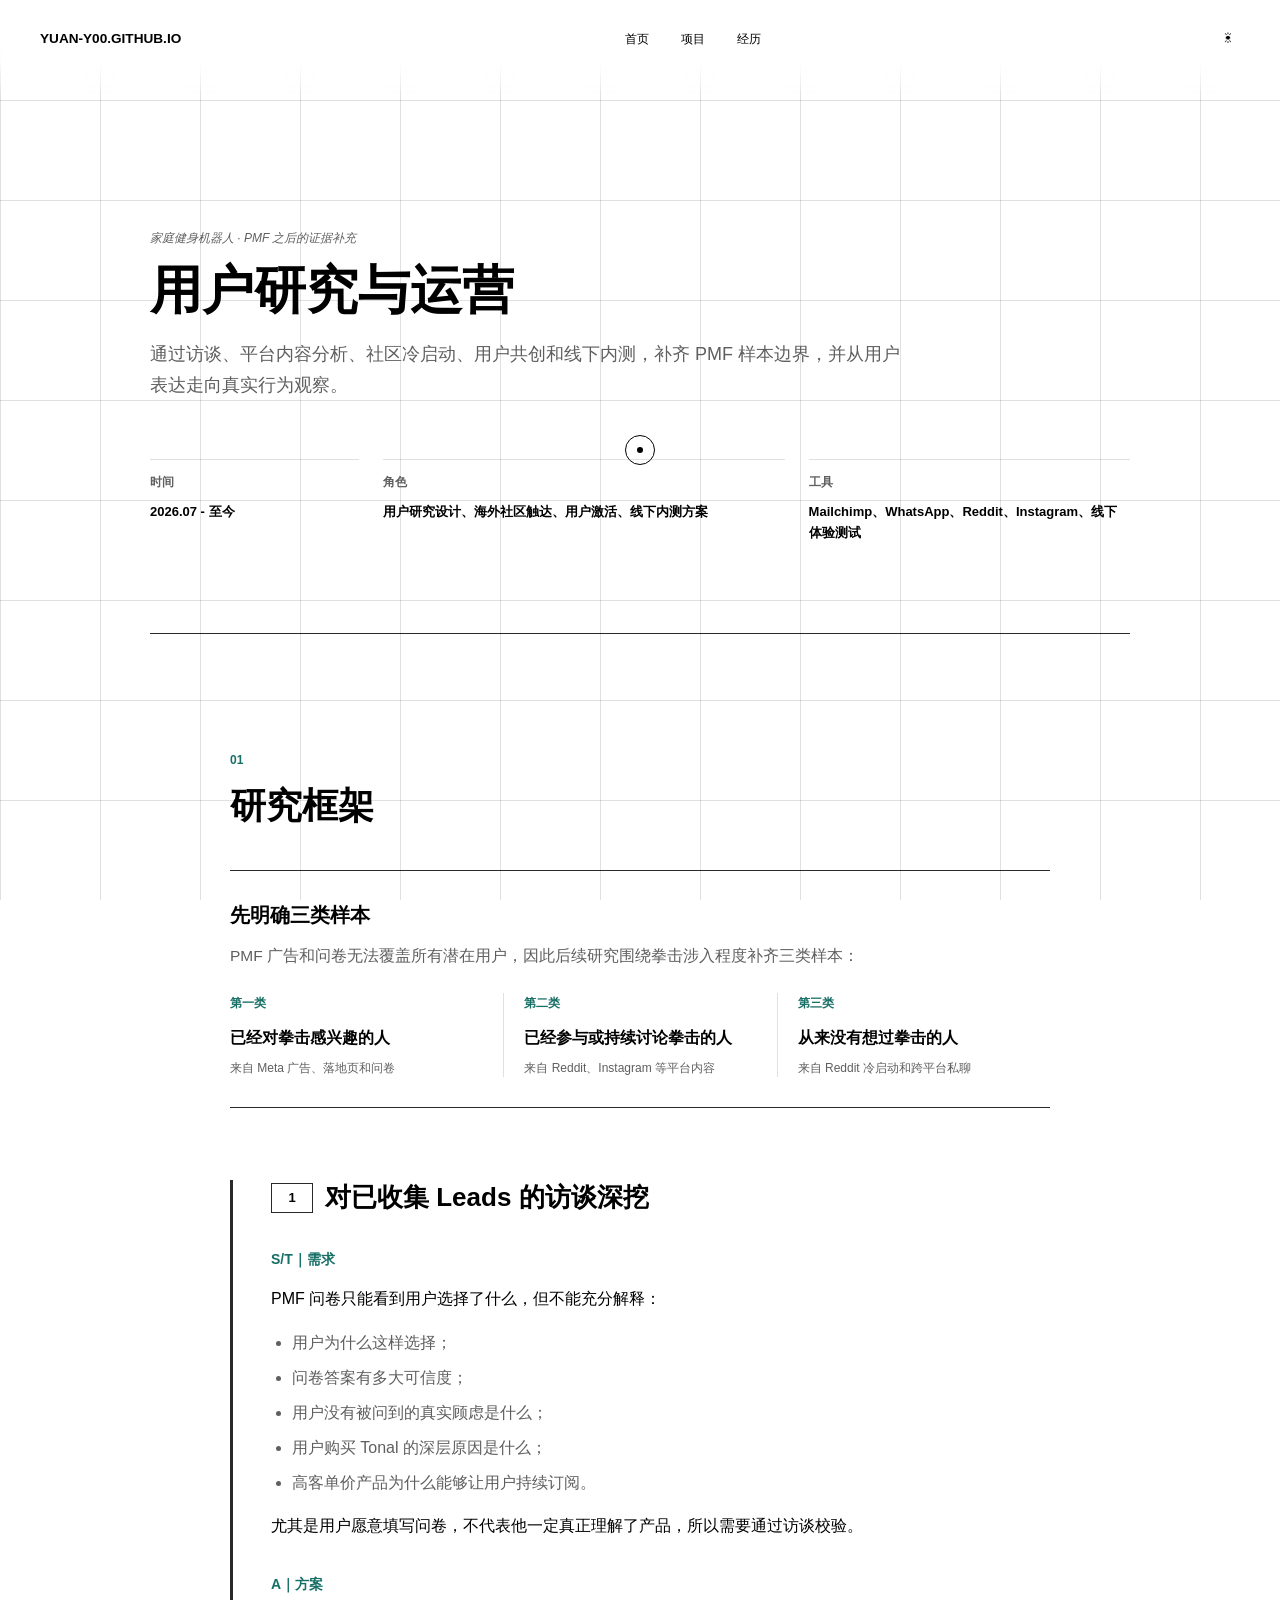
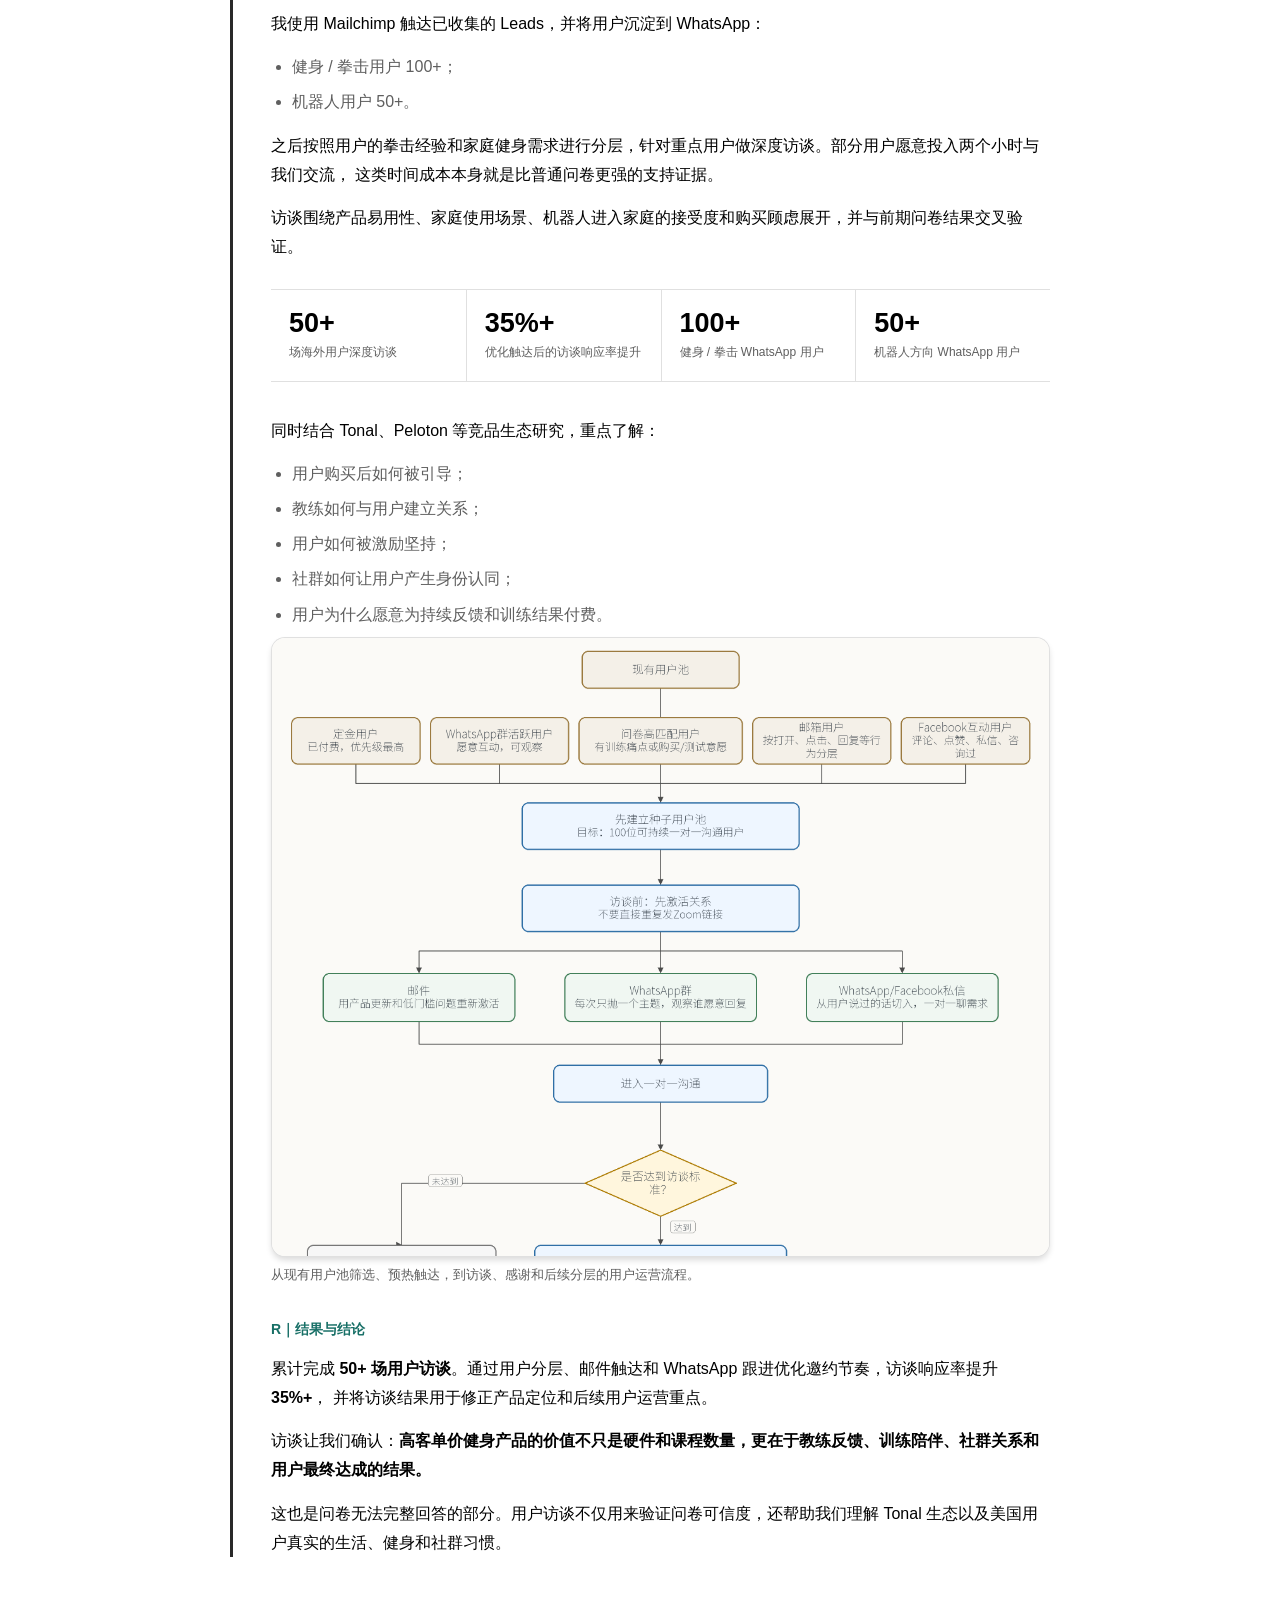
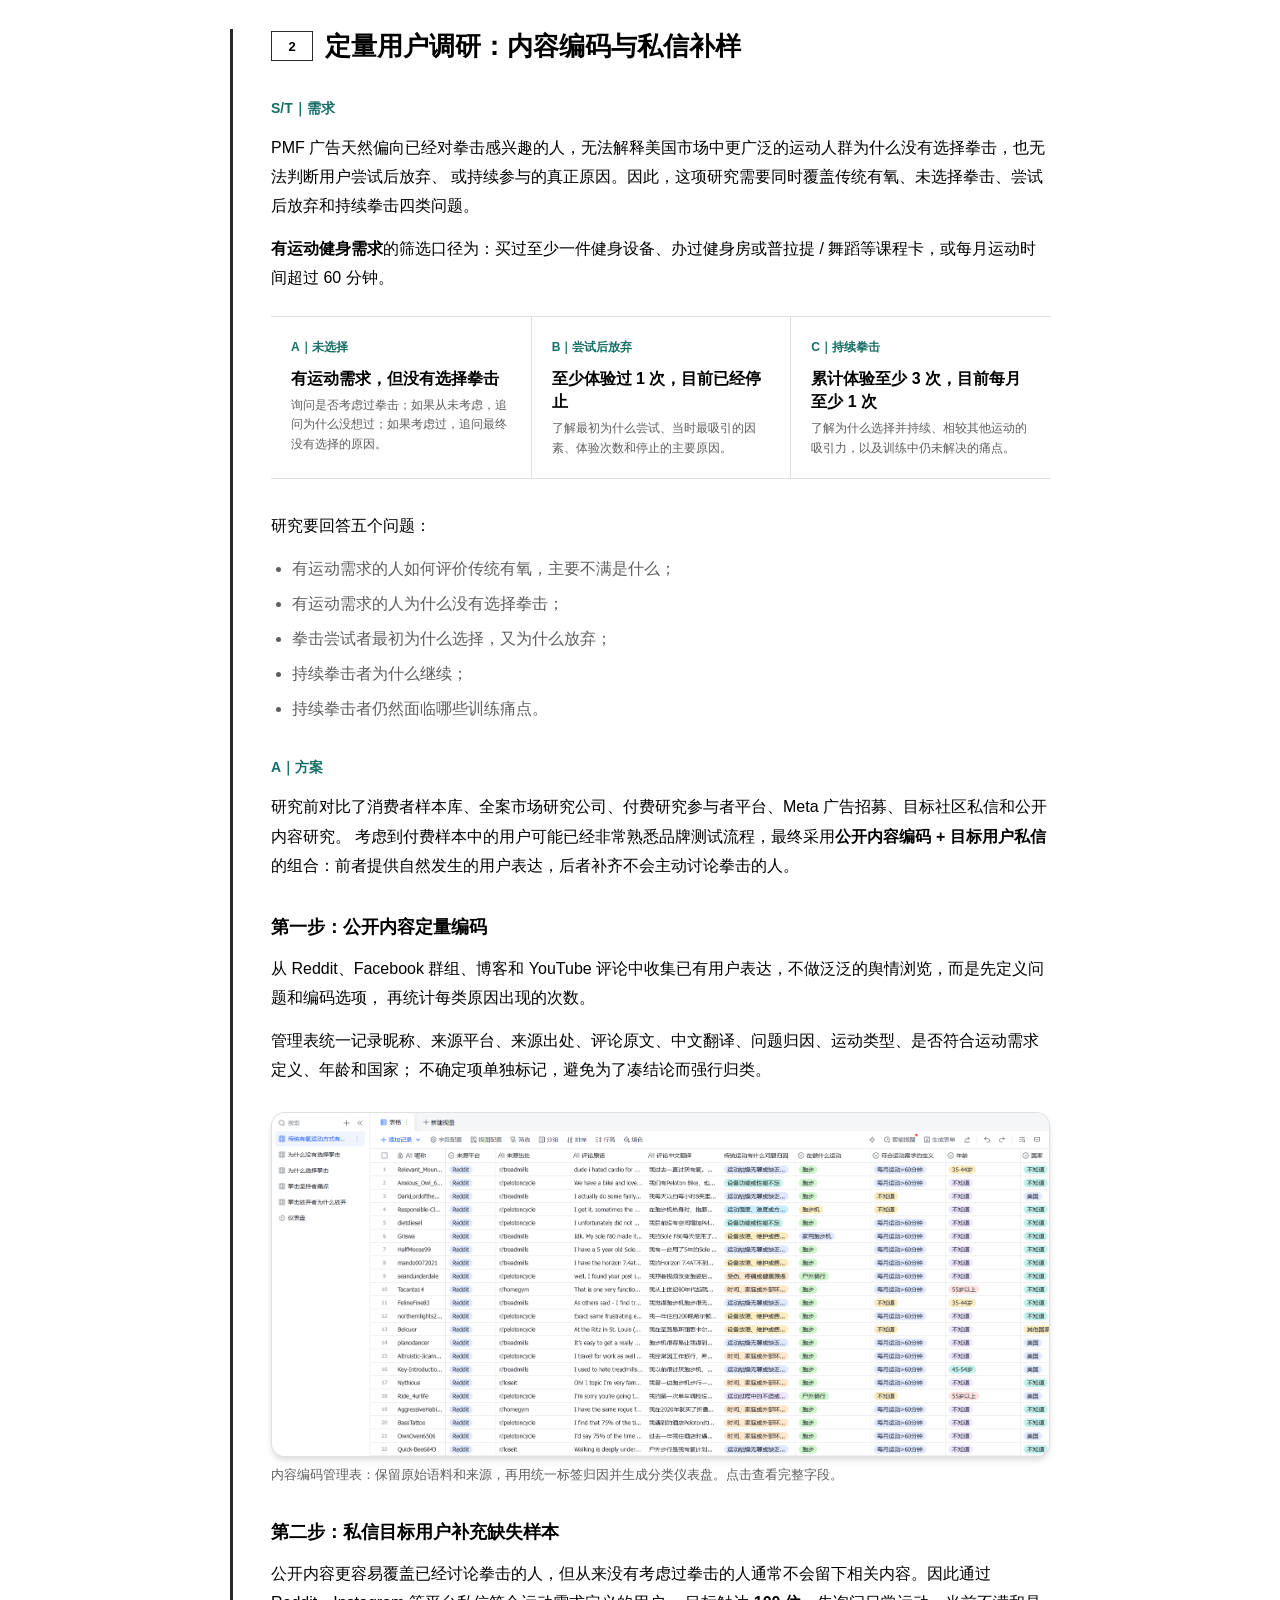
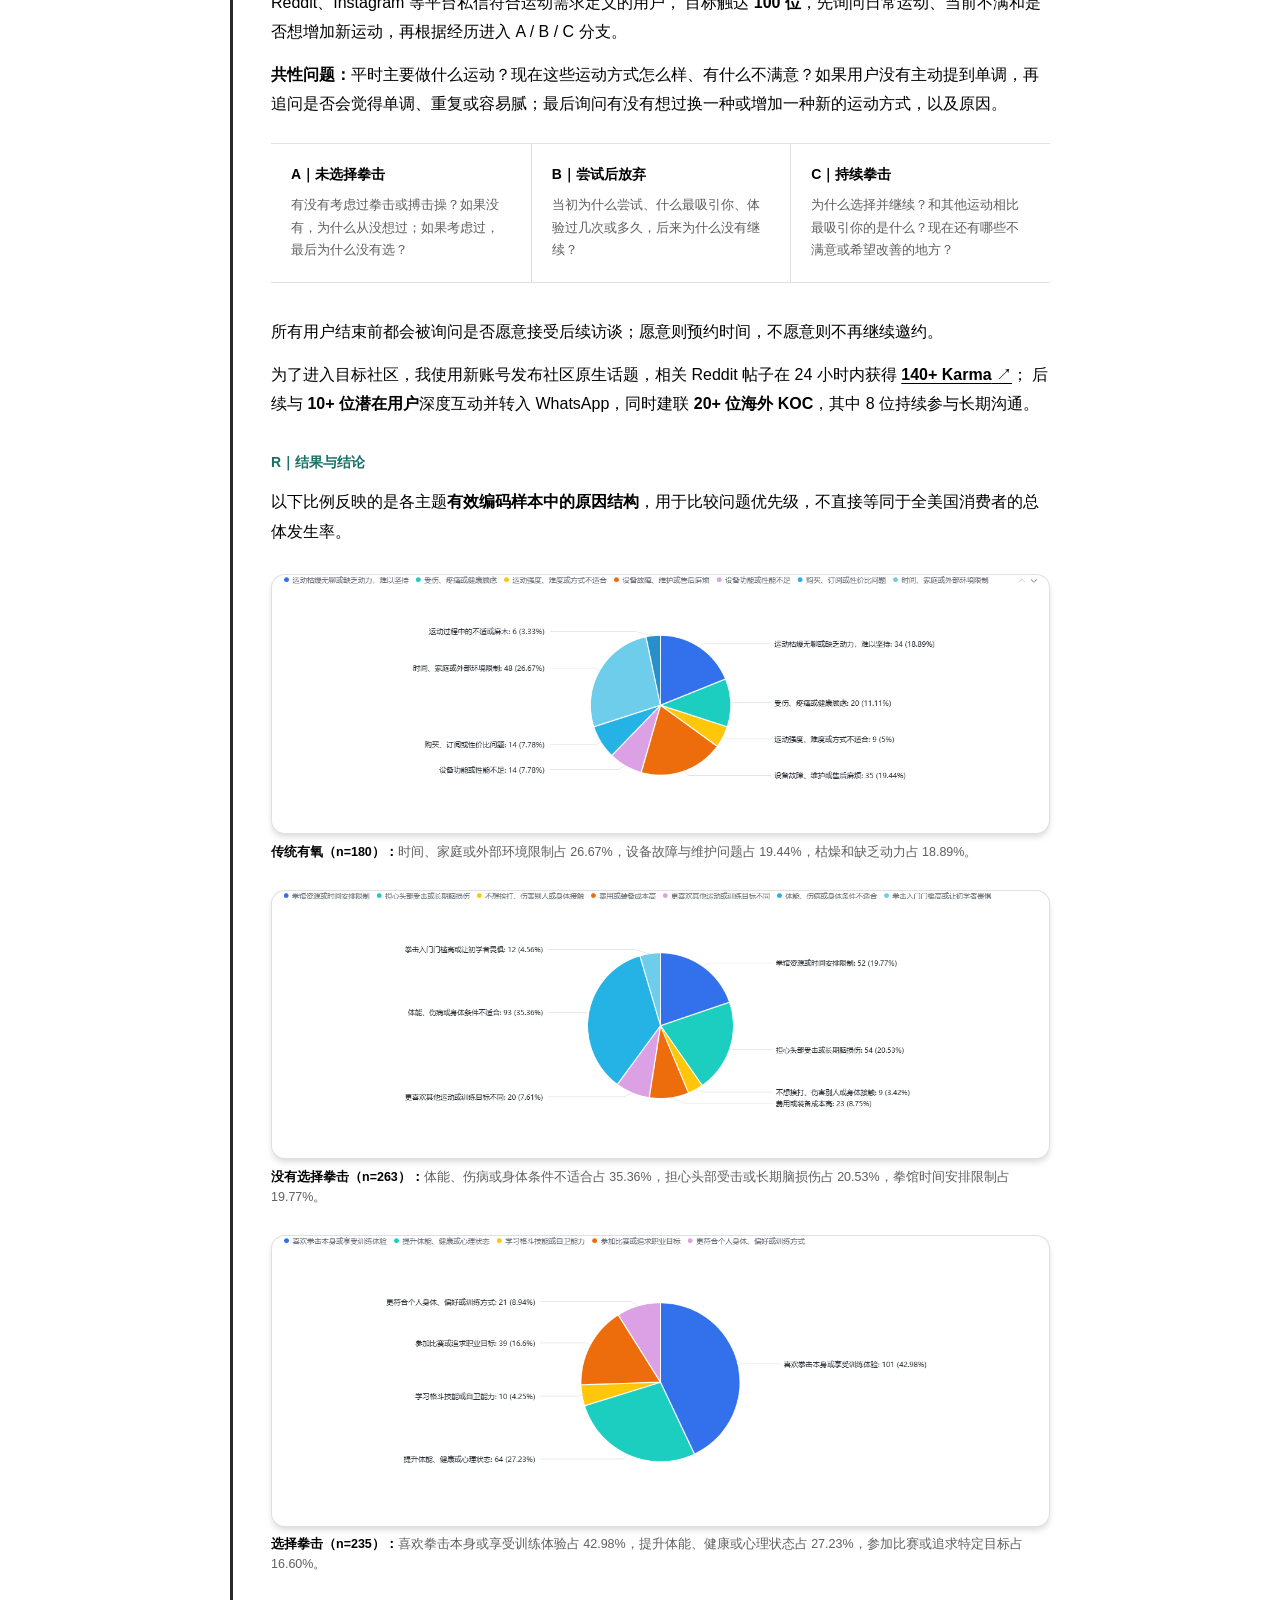
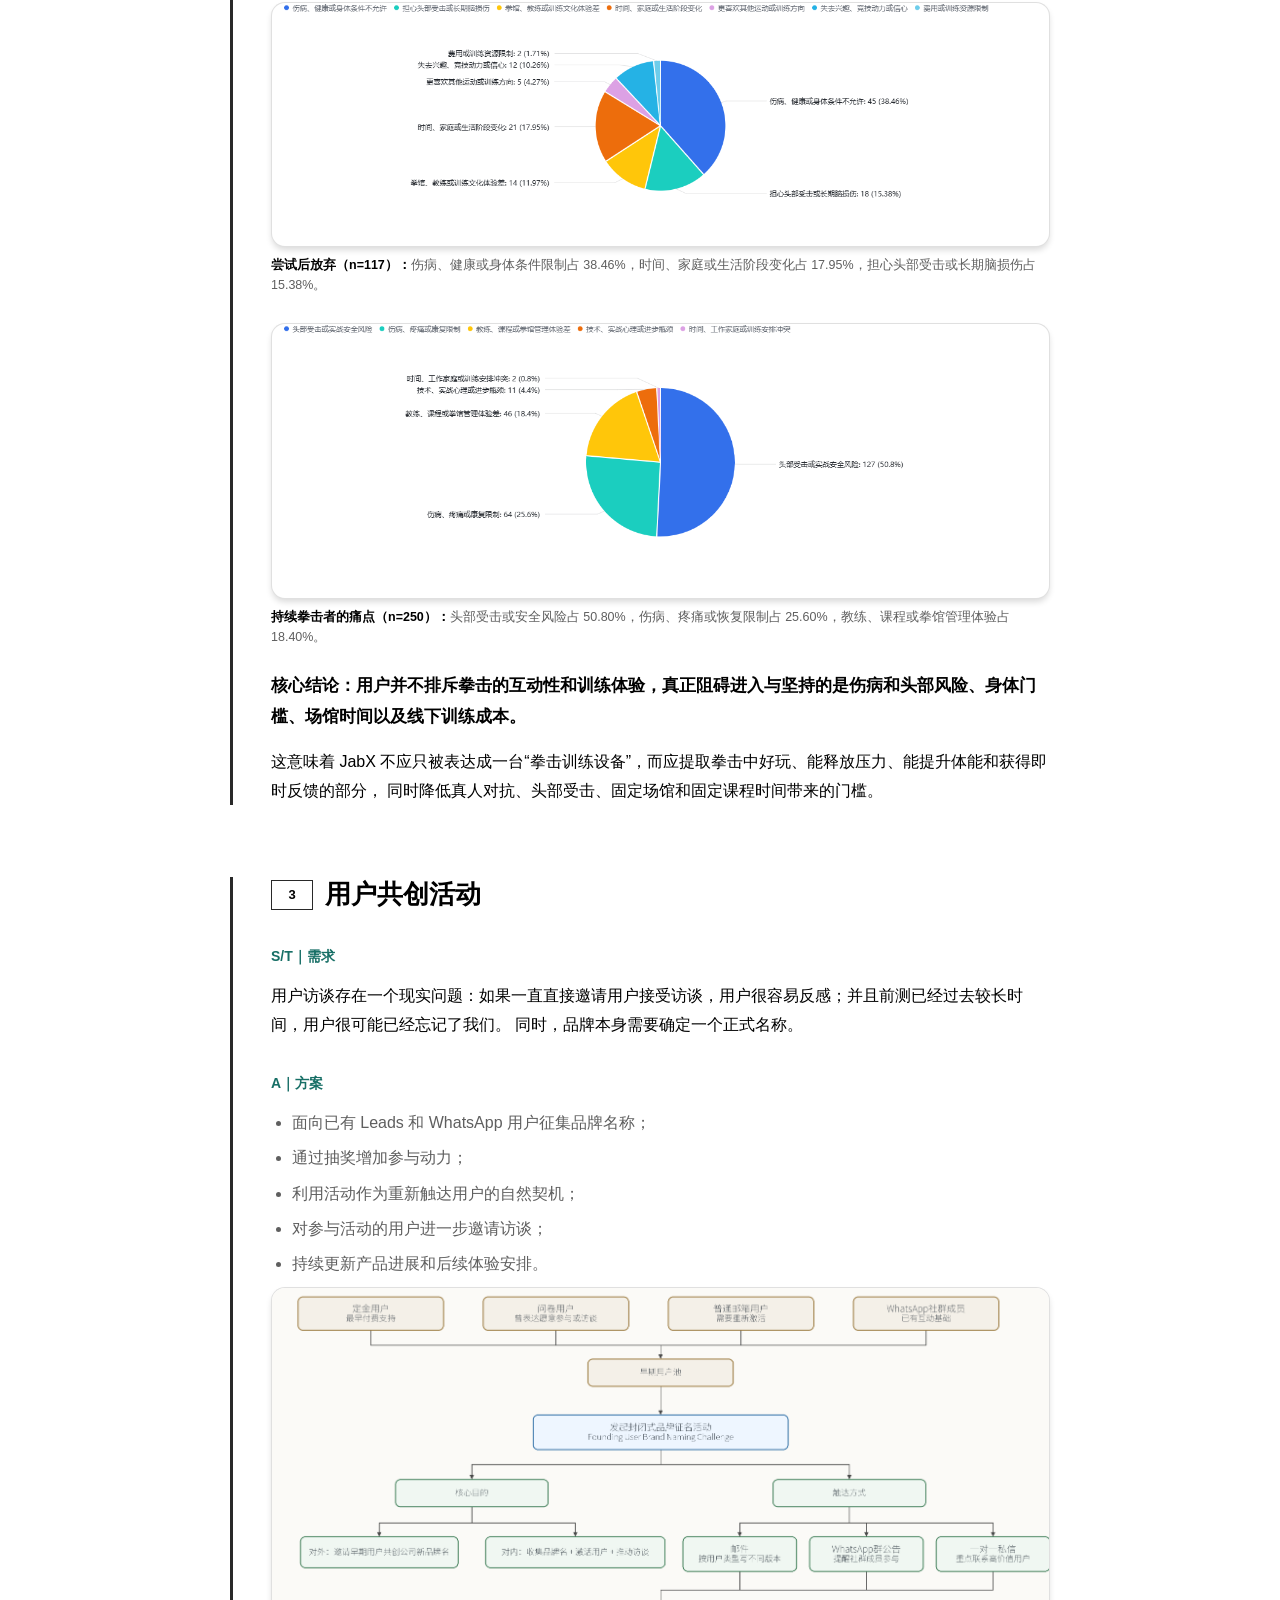
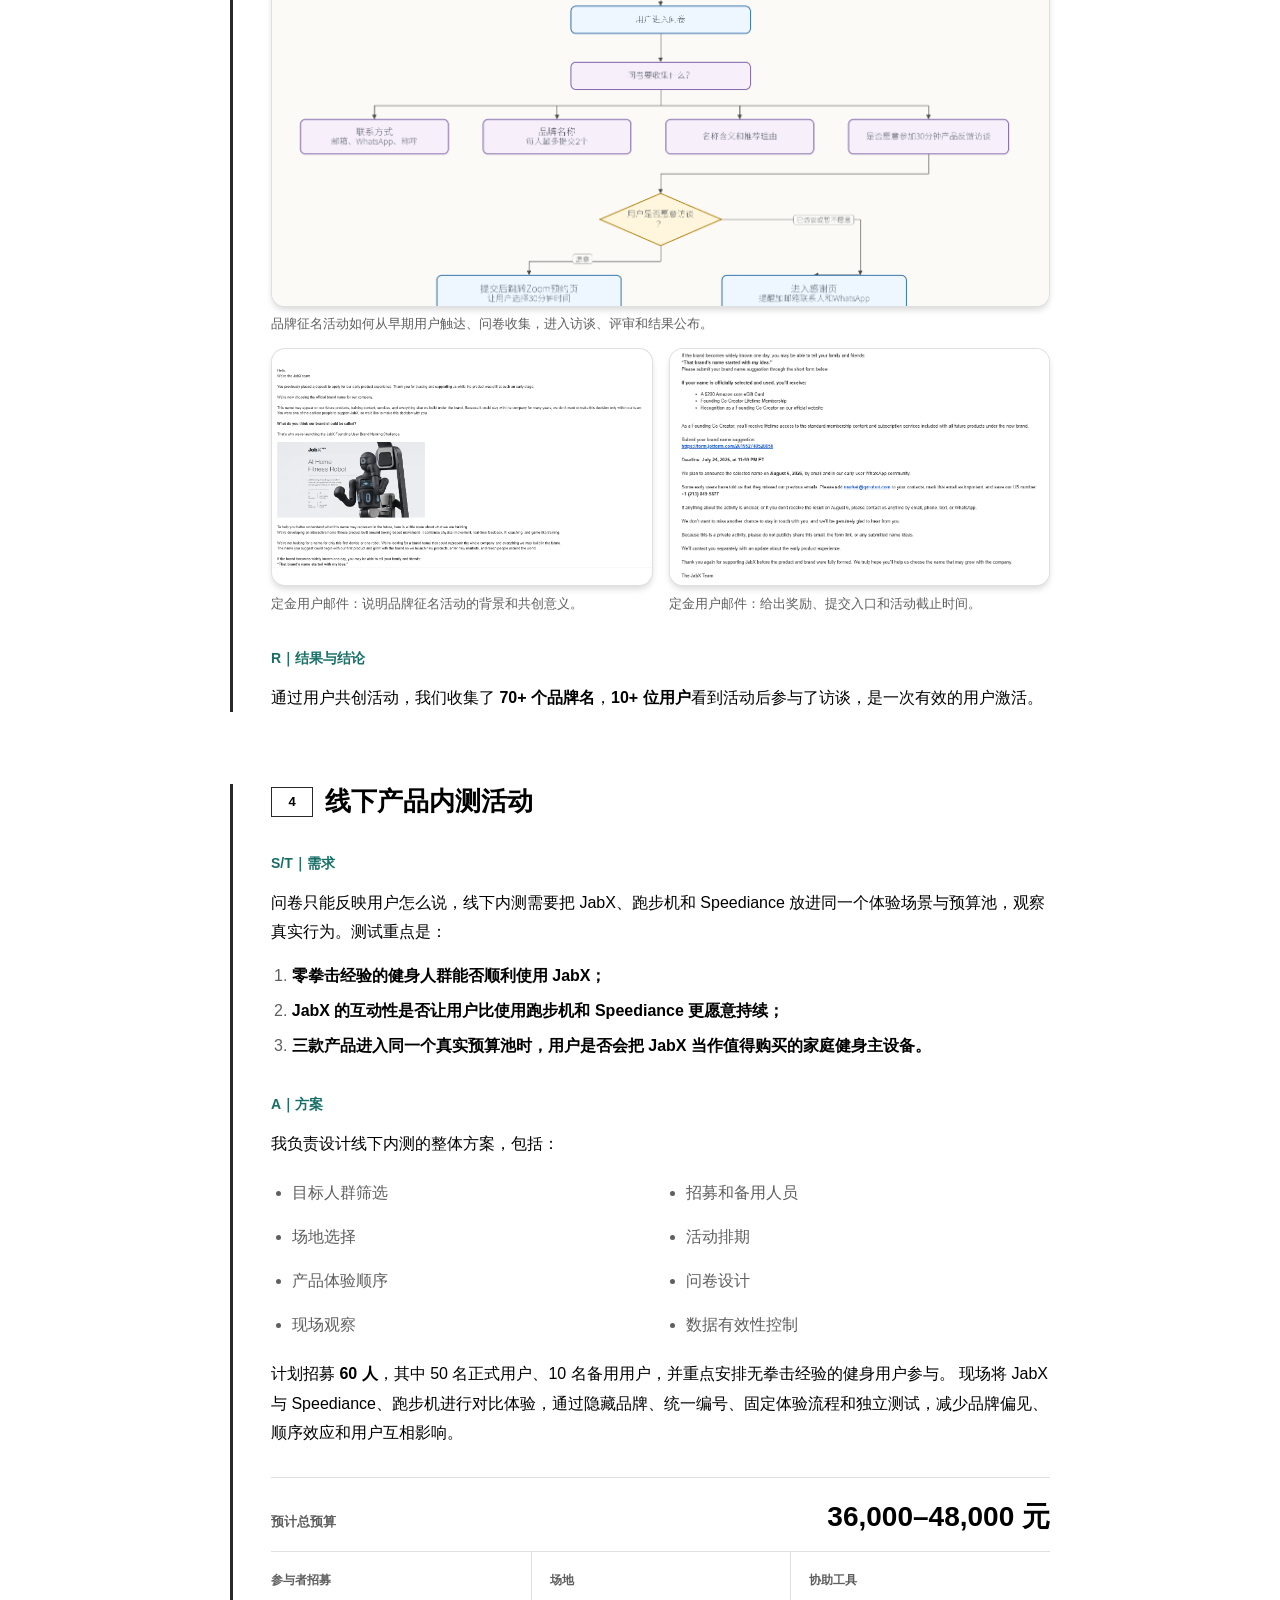
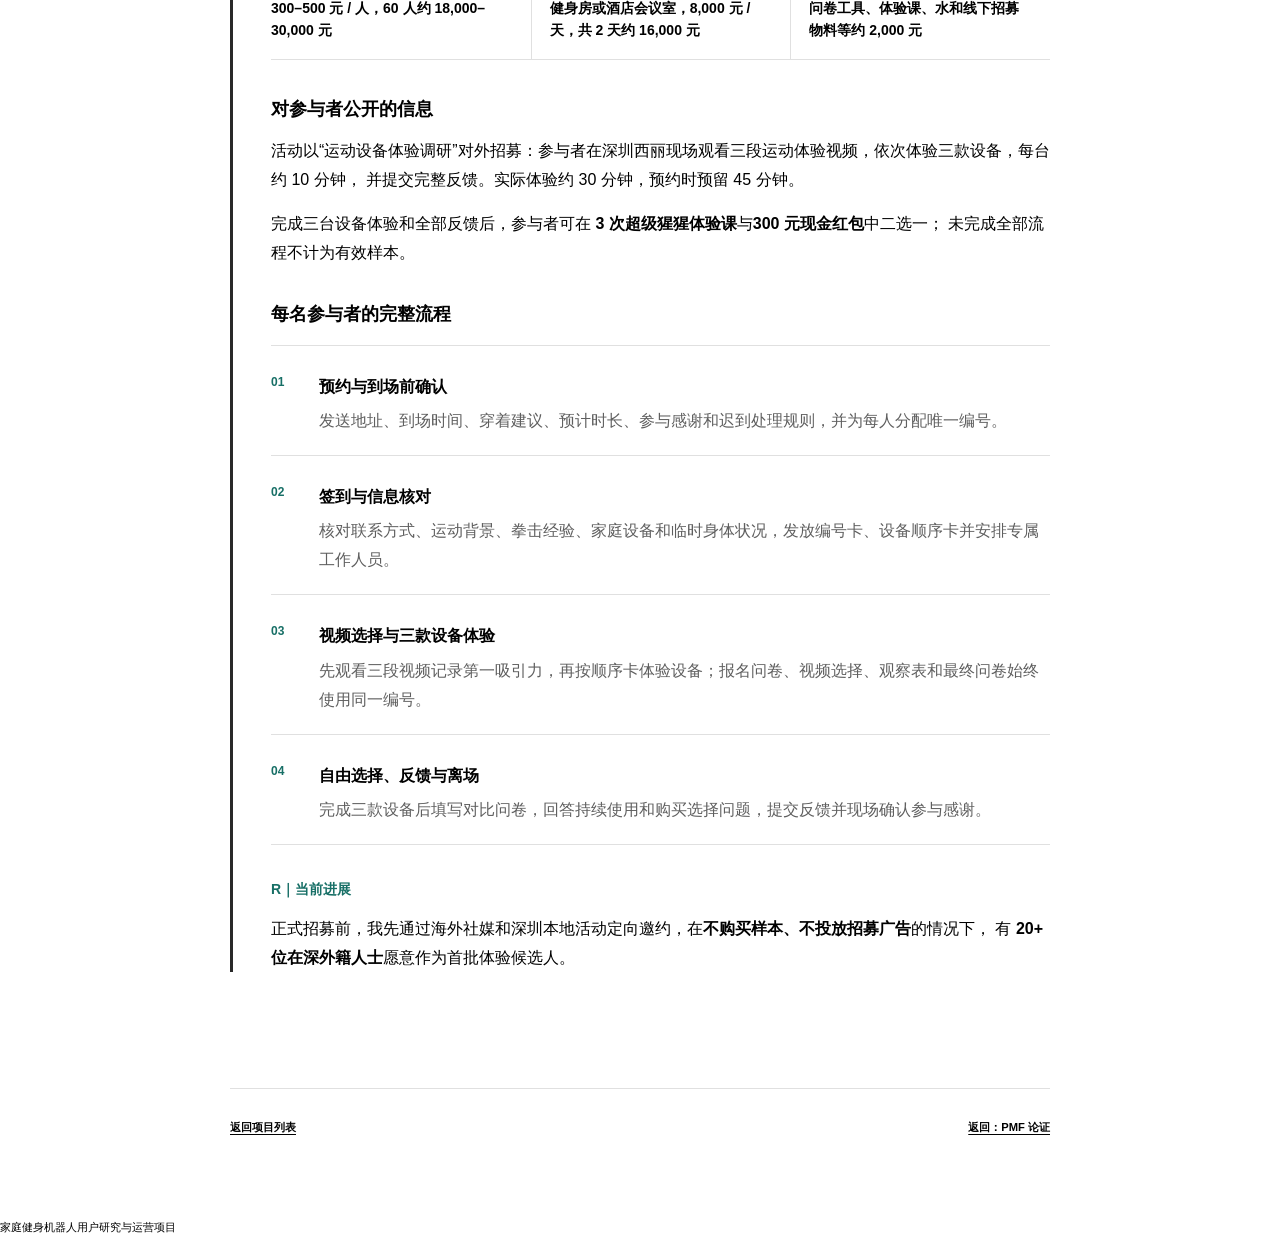
<file: projects/jabx-post-pmf-operations/index.html>
<!doctype html>
<html lang="zh-CN">
  <head>
    <meta charset="utf-8">
    <meta name="viewport" content="width=device-width, initial-scale=1">
    <title>家庭健身机器人用户研究与运营</title>
    <meta
      name="description"
      content="家庭健身机器人用户研究与运营：Leads 访谈深挖、平台内容分析、Reddit 社区冷启动、品牌用户共创和线下产品内测。"
    >
    <link rel="icon" href="../../assets/profile/avatar.webp">
    <link rel="stylesheet" href="../../styles.css">
    <style>
      .case-report .report-hero h1 {
        max-width: 760px;
        font-size: clamp(44px, 5vw, 52px);
        line-height: 1.08;
      }

      .case-report .eyebrow,
      .case-report .section-index {
        font-size: 12px;
      }

      .case-report .report-lede {
        max-width: 760px;
        font-size: 18px;
        line-height: 1.72;
      }

      .case-report .report-meta dt {
        font-size: 12px;
      }

      .case-report .report-meta dd {
        font-size: 13px;
        line-height: 1.6;
      }

      .case-report .report-section > h2 {
        font-size: 36px;
        line-height: 1.22;
      }

      .case-report .sample-map h3 {
        font-size: 20px;
        line-height: 1.45;
      }

      .case-report .sample-map > p,
      .case-report .sample-grid span {
        font-size: 15.5px;
        line-height: 1.75;
      }

      .case-report .sample-grid strong {
        font-size: 12px;
      }

      .case-report .sample-grid small {
        font-size: 12px;
        line-height: 1.55;
      }

      .case-report .sample-map .key-sentence,
      .case-report .key-sentence {
        font-size: 17px !important;
        line-height: 1.72;
      }

      .case-report .star-section {
        margin-top: clamp(52px, 7vw, 72px);
      }

      .case-report .star-section > h3 {
        font-size: 26px;
        line-height: 1.35;
      }

      .case-report .star-section > h3 span {
        font-size: 13px;
      }

      .case-report .star-section h4 {
        margin-top: 34px;
        font-size: 14px;
        line-height: 1.5;
      }

      .case-report .star-section p,
      .case-report .star-section li {
        font-size: 16px;
        line-height: 1.82;
      }

      .case-report .story-figure figcaption {
        font-size: 12.5px;
        line-height: 1.6;
      }

      .case-report .metric-strip {
        display: grid;
        grid-template-columns: repeat(4, minmax(0, 1fr));
        margin: 28px 0 34px;
        border-top: 1px solid var(--border-color);
        border-bottom: 1px solid var(--border-color);
      }

      .case-report .metric-strip > div {
        min-width: 0;
        padding: 20px 18px;
        border-left: 1px solid var(--border-color);
      }

      .case-report .metric-strip > div:first-child {
        border-left: 0;
      }

      .case-report .metric-strip strong {
        display: block;
        margin-bottom: 6px;
        font-size: 27px;
        line-height: 1;
      }

      .case-report .metric-strip span {
        display: block;
        color: var(--text-secondary);
        font-size: 12px;
        line-height: 1.5;
      }

      .case-report .detail-title {
        margin: 34px 0 10px;
        font-size: 18px;
        line-height: 1.45;
      }

      .case-report .budget-summary {
        margin: 30px 0 36px;
        border-top: 1px solid var(--border-color);
        border-bottom: 1px solid var(--border-color);
      }

      .case-report .budget-total {
        display: flex;
        align-items: baseline;
        justify-content: space-between;
        gap: 20px;
        padding: 22px 0 18px;
        border-bottom: 1px solid var(--border-color);
      }

      .case-report .budget-total span {
        color: var(--text-secondary);
        font-size: 13px;
        font-weight: 700;
      }

      .case-report .budget-total strong {
        font-size: 28px;
        line-height: 1.2;
      }

      .case-report .budget-breakdown {
        display: grid;
        grid-template-columns: repeat(3, minmax(0, 1fr));
        gap: 0;
        margin: 0;
      }

      .case-report .budget-breakdown > div {
        padding: 18px;
        border-left: 1px solid var(--border-color);
      }

      .case-report .budget-breakdown > div:first-child {
        padding-left: 0;
        border-left: 0;
      }

      .case-report .budget-breakdown dt {
        margin-bottom: 6px;
        color: var(--text-secondary);
        font-size: 12px;
        font-weight: 700;
      }

      .case-report .budget-breakdown dd {
        margin: 0;
        font-size: 14px;
        font-weight: 700;
        line-height: 1.55;
      }

      .case-report .test-flow {
        margin: 18px 0 0;
        padding: 0;
        border-top: 1px solid var(--border-color);
        list-style: none;
        counter-reset: test-step;
      }

      .case-report .test-flow > li {
        display: grid;
        grid-template-columns: 34px minmax(0, 1fr);
        column-gap: 14px;
        padding: 20px 0;
        border-bottom: 1px solid var(--border-color);
        counter-increment: test-step;
      }

      .case-report .test-flow > li::before {
        content: counter(test-step, decimal-leading-zero);
        color: var(--teal-blue);
        font-size: 12px;
        font-weight: 800;
        line-height: 1.8;
      }

      .case-report .test-flow strong {
        display: block;
        margin-bottom: 5px;
        font-size: 16px;
      }

      .case-report .test-flow p {
        margin: 0;
      }

      .case-report .research-cohorts {
        display: grid;
        grid-template-columns: repeat(3, minmax(0, 1fr));
        margin: 24px 0 32px;
        border-top: 1px solid var(--border-color);
        border-bottom: 1px solid var(--border-color);
      }

      .case-report .research-cohorts > div {
        padding: 20px;
        border-left: 1px solid var(--border-color);
      }

      .case-report .research-cohorts > div:first-child {
        border-left: 0;
      }

      .case-report .research-cohorts strong,
      .case-report .research-cohorts span,
      .case-report .research-cohorts small {
        display: block;
      }

      .case-report .research-cohorts strong {
        margin-bottom: 8px;
        color: var(--teal-blue);
        font-size: 12px;
      }

      .case-report .research-cohorts span {
        margin-bottom: 6px;
        font-size: 16px;
        font-weight: 800;
        line-height: 1.45;
      }

      .case-report .research-cohorts small {
        color: var(--text-secondary);
        font-size: 12px;
        line-height: 1.6;
      }

      .case-report .research-question-grid {
        display: grid;
        grid-template-columns: repeat(3, minmax(0, 1fr));
        margin: 24px 0 34px;
        border-top: 1px solid var(--border-color);
        border-bottom: 1px solid var(--border-color);
      }

      .case-report .research-question-grid > section {
        padding: 20px;
        border-left: 1px solid var(--border-color);
      }

      .case-report .research-question-grid > section:first-child {
        border-left: 0;
      }

      .case-report .research-question-grid h6 {
        margin: 0 0 10px;
        font-size: 14px;
        line-height: 1.45;
      }

      .case-report .research-question-grid p {
        margin: 0;
        color: var(--text-secondary);
        font-size: 13px;
        line-height: 1.75;
      }

      .case-report .research-table-figure,
      .case-report .research-chart-figure {
        max-width: 820px;
        margin-top: 28px;
      }

      .case-report .research-table-figure button,
      .case-report .research-chart-figure button {
        background: #fff;
      }

      .case-report .research-table-figure img,
      .case-report .research-chart-figure img {
        width: 100%;
        height: auto;
        aspect-ratio: auto;
        object-fit: contain;
      }

      .case-report .research-chart-figure figcaption strong {
        color: var(--text-primary);
      }

      .case-report .flowchart-figure button {
        display: grid;
        height: clamp(520px, 55vw, 620px);
        place-items: center;
      }

      .case-report .story-figure.contain-figure.flowchart-figure img {
        width: 100%;
        height: 100%;
        aspect-ratio: auto;
        object-fit: contain;
        object-position: center top;
      }

      @media (max-width: 768px) {
        .case-report .report-hero h1 {
          font-size: clamp(32px, 10vw, 38px);
        }

        .case-report .eyebrow,
        .case-report .section-index,
        .case-report .report-meta dt {
          font-size: 11px;
        }

        .case-report .report-lede {
          font-size: 16px;
          line-height: 1.68;
        }

        .case-report .report-meta dd {
          font-size: 13px;
        }

        .case-report .report-section > h2 {
          font-size: 28px;
        }

        .case-report .sample-map h3 {
          font-size: 18px;
        }

        .case-report .sample-map > p,
        .case-report .sample-grid span {
          font-size: 15px;
        }

        .case-report .sample-grid strong,
        .case-report .sample-grid small {
          font-size: 12px;
        }

        .case-report .sample-map .key-sentence,
        .case-report .key-sentence {
          font-size: 16px !important;
        }

        .case-report .star-section > h3 {
          font-size: 21px;
        }

        .case-report .star-section h4 {
          font-size: 14px;
        }

        .case-report .star-section p,
        .case-report .star-section li {
          font-size: 15px;
          line-height: 1.75;
        }

        .case-report .story-figure figcaption {
          font-size: 12px;
        }

        .case-report .metric-strip {
          grid-template-columns: repeat(2, minmax(0, 1fr));
        }

        .case-report .metric-strip > div {
          padding: 17px 14px;
          border-bottom: 1px solid var(--border-color);
        }

        .case-report .metric-strip > div:nth-child(odd) {
          border-left: 0;
        }

        .case-report .metric-strip > div:nth-last-child(-n + 2) {
          border-bottom: 0;
        }

        .case-report .metric-strip strong {
          font-size: 24px;
        }

        .case-report .detail-title {
          font-size: 17px;
        }

        .case-report .budget-total {
          display: block;
        }

        .case-report .budget-total strong {
          display: block;
          margin-top: 8px;
          font-size: 24px;
        }

        .case-report .budget-breakdown {
          grid-template-columns: 1fr;
        }

        .case-report .budget-breakdown > div,
        .case-report .budget-breakdown > div:first-child {
          padding: 14px 0;
          border-top: 1px solid var(--border-color);
          border-left: 0;
        }

        .case-report .research-cohorts,
        .case-report .research-question-grid {
          grid-template-columns: 1fr;
        }

        .case-report .research-cohorts > div,
        .case-report .research-cohorts > div:first-child,
        .case-report .research-question-grid > section,
        .case-report .research-question-grid > section:first-child {
          padding: 16px 0;
          border-top: 1px solid var(--border-color);
          border-left: 0;
        }

        .case-report .research-cohorts > div:first-child,
        .case-report .research-question-grid > section:first-child {
          border-top: 0;
        }

        .case-report .research-chart-figure figcaption,
        .case-report .research-table-figure figcaption {
          font-size: 12px;
        }

        .case-report .flowchart-figure button {
          height: 460px;
        }
      }
    </style>
  </head>
  <body>
    <a class="skip-link" href="#main">跳到主要内容</a>
    <div class="cursor-dot" id="cursorDot" aria-hidden="true"></div>
    <div class="cursor-ring" id="cursorRing" aria-hidden="true"></div>
    <nav class="navbar" aria-label="主导航">
      <div class="navbar-blur" aria-hidden="true"><div></div><div></div><div></div></div>
      <div class="container nav-container">
        <a class="nav-brand" href="../../">YUAN-Y00.GITHUB.IO</a>
        <ul class="nav-menu">
          <li><a href="../../#home" class="nav-link">首页</a></li>
          <li><a href="../../#cad-gallery" class="nav-link">项目</a></li>
          <li><a href="../../#experience" class="nav-link">经历</a></li>
        </ul>
        <button id="theme-toggle" class="theme-toggle" type="button" data-theme-toggle aria-label="切换深色模式" title="切换深色模式">
          <span class="icon-sun" aria-hidden="true">☀</span>
          <span class="icon-moon" aria-hidden="true">☾</span>
        </button>
        <button class="hamburger" type="button" aria-label="打开菜单" aria-expanded="false">
          <span></span>
          <span></span>
          <span></span>
        </button>
      </div>
    </nav>

    <main id="main" class="case-main case-report">
      <header class="report-hero">
        <p class="eyebrow">家庭健身机器人 · PMF 之后的证据补充</p>
        <h1>用户研究与运营</h1>
        <p class="report-lede">
          通过访谈、平台内容分析、社区冷启动、用户共创和线下内测，补齐 PMF 样本边界，并从用户表达走向真实行为观察。
        </p>
        <dl class="report-meta">
          <div><dt>时间</dt><dd>2026.07 - 至今</dd></div>
          <div><dt>角色</dt><dd>用户研究设计、海外社区触达、用户激活、线下内测方案</dd></div>
          <div><dt>工具</dt><dd>Mailchimp、WhatsApp、Reddit、Instagram、线下体验测试</dd></div>
        </dl>
      </header>

      <article class="report-body">
        <section class="report-section">
          <span class="section-index">01</span>
          <h2>研究框架</h2>

          <div class="sample-map">
            <h3>先明确三类样本</h3>
            <p>PMF 广告和问卷无法覆盖所有潜在用户，因此后续研究围绕拳击涉入程度补齐三类样本：</p>
            <div class="sample-grid">
              <div><strong>第一类</strong><span>已经对拳击感兴趣的人</span><small>来自 Meta 广告、落地页和问卷</small></div>
              <div><strong>第二类</strong><span>已经参与或持续讨论拳击的人</span><small>来自 Reddit、Instagram 等平台内容</small></div>
              <div><strong>第三类</strong><span>从来没有想过拳击的人</span><small>来自 Reddit 冷启动和跨平台私聊</small></div>
            </div>
          </div>

          <div class="star-section">
            <h3><span>1</span>对已收集 Leads 的访谈深挖</h3>
            <h4>S/T｜需求</h4>
            <p>PMF 问卷只能看到用户选择了什么，但不能充分解释：</p>
            <ul>
              <li>用户为什么这样选择；</li>
              <li>问卷答案有多大可信度；</li>
              <li>用户没有被问到的真实顾虑是什么；</li>
              <li>用户购买 Tonal 的深层原因是什么；</li>
              <li>高客单价产品为什么能够让用户持续订阅。</li>
            </ul>
            <p>尤其是用户愿意填写问卷，不代表他一定真正理解了产品，所以需要通过访谈校验。</p>

            <h4>A｜方案</h4>
            <p>我使用 Mailchimp 触达已收集的 Leads，并将用户沉淀到 WhatsApp：</p>
            <ul>
              <li>健身 / 拳击用户 100+；</li>
              <li>机器人用户 50+。</li>
            </ul>
            <p>
              之后按照用户的拳击经验和家庭健身需求进行分层，针对重点用户做深度访谈。部分用户愿意投入两个小时与我们交流，
              这类时间成本本身就是比普通问卷更强的支持证据。
            </p>
            <p>访谈围绕产品易用性、家庭使用场景、机器人进入家庭的接受度和购买顾虑展开，并与前期问卷结果交叉验证。</p>

            <div class="metric-strip" aria-label="访谈与用户池关键数据">
              <div><strong>50+</strong><span>场海外用户深度访谈</span></div>
              <div><strong>35%+</strong><span>优化触达后的访谈响应率提升</span></div>
              <div><strong>100+</strong><span>健身 / 拳击 WhatsApp 用户</span></div>
              <div><strong>50+</strong><span>机器人方向 WhatsApp 用户</span></div>
            </div>

            <p>同时结合 Tonal、Peloton 等竞品生态研究，重点了解：</p>
            <ul>
              <li>用户购买后如何被引导；</li>
              <li>教练如何与用户建立关系；</li>
              <li>用户如何被激励坚持；</li>
              <li>社群如何让用户产生身份认同；</li>
              <li>用户为什么愿意为持续反馈和训练结果付费。</li>
            </ul>

            <figure class="story-figure wide contain-figure flowchart-figure">
              <button
                type="button"
                data-lightbox-src="../../assets/projects/jabx-post-pmf-operations/gallery/interview-operation-flow.png"
                data-lightbox-alt="JabX 用户运营访谈流程图"
              >
                <img src="../../assets/projects/jabx-post-pmf-operations/gallery/interview-operation-flow.png" width="2460" height="4010" alt="JabX 用户运营访谈流程图" loading="lazy">
              </button>
              <figcaption>从现有用户池筛选、预热触达，到访谈、感谢和后续分层的用户运营流程。</figcaption>
            </figure>

            <h4>R｜结果与结论</h4>
            <p>
              累计完成 <strong>50+ 场用户访谈</strong>。通过用户分层、邮件触达和 WhatsApp 跟进优化邀约节奏，访谈响应率提升 <strong>35%+</strong>，
              并将访谈结果用于修正产品定位和后续用户运营重点。
            </p>
            <p>
              访谈让我们确认：<strong>高客单价健身产品的价值不只是硬件和课程数量，更在于教练反馈、训练陪伴、社群关系和用户最终达成的结果。</strong>
            </p>
            <p>这也是问卷无法完整回答的部分。用户访谈不仅用来验证问卷可信度，还帮助我们理解 Tonal 生态以及美国用户真实的生活、健身和社群习惯。</p>
          </div>

          <div class="star-section">
            <h3><span>2</span>定量用户调研：内容编码与私信补样</h3>
            <h4>S/T｜需求</h4>
            <p>
              PMF 广告天然偏向已经对拳击感兴趣的人，无法解释美国市场中更广泛的运动人群为什么没有选择拳击，也无法判断用户尝试后放弃、
              或持续参与的真正原因。因此，这项研究需要同时覆盖传统有氧、未选择拳击、尝试后放弃和持续拳击四类问题。
            </p>
            <p><strong>有运动健身需求</strong>的筛选口径为：买过至少一件健身设备、办过健身房或普拉提 / 舞蹈等课程卡，或每月运动时间超过 60 分钟。</p>

            <div class="research-cohorts" aria-label="拳击用户分组定义">
              <div><strong>A｜未选择</strong><span>有运动需求，但没有选择拳击</span><small>询问是否考虑过拳击；如果从未考虑，追问为什么没想过；如果考虑过，追问最终没有选择的原因。</small></div>
              <div><strong>B｜尝试后放弃</strong><span>至少体验过 1 次，目前已经停止</span><small>了解最初为什么尝试、当时最吸引的因素、体验次数和停止的主要原因。</small></div>
              <div><strong>C｜持续拳击</strong><span>累计体验至少 3 次，目前每月至少 1 次</span><small>了解为什么选择并持续、相较其他运动的吸引力，以及训练中仍未解决的痛点。</small></div>
            </div>

            <p>研究要回答五个问题：</p>
            <ul>
              <li>有运动需求的人如何评价传统有氧，主要不满是什么；</li>
              <li>有运动需求的人为什么没有选择拳击；</li>
              <li>拳击尝试者最初为什么选择，又为什么放弃；</li>
              <li>持续拳击者为什么继续；</li>
              <li>持续拳击者仍然面临哪些训练痛点。</li>
            </ul>

            <h4>A｜方案</h4>
            <p>
              研究前对比了消费者样本库、全案市场研究公司、付费研究参与者平台、Meta 广告招募、目标社区私信和公开内容研究。
              考虑到付费样本中的用户可能已经非常熟悉品牌测试流程，最终采用<strong>公开内容编码 + 目标用户私信</strong>的组合：前者提供自然发生的用户表达，后者补齐不会主动讨论拳击的人。
            </p>
            <h5 class="detail-title">第一步：公开内容定量编码</h5>
            <p>
              从 Reddit、Facebook 群组、博客和 YouTube 评论中收集已有用户表达，不做泛泛的舆情浏览，而是先定义问题和编码选项，
              再统计每类原因出现的次数。
            </p>
            <p>
              管理表统一记录昵称、来源平台、来源出处、评论原文、中文翻译、问题归因、运动类型、是否符合运动需求定义、年龄和国家；
              不确定项单独标记，避免为了凑结论而强行归类。
            </p>

            <figure class="story-figure wide contain-figure research-table-figure">
              <button type="button" data-lightbox-src="../../assets/projects/jabx-post-pmf-operations/gallery/content-coding-management.png" data-lightbox-alt="定量用户调研内容编码管理表">
                <img src="../../assets/projects/jabx-post-pmf-operations/gallery/content-coding-management.png" width="1867" height="824" alt="定量用户调研内容编码管理表，包含来源、原文、翻译、问题分类、运动类型和用户条件等字段" loading="lazy">
              </button>
              <figcaption>内容编码管理表：保留原始语料和来源，再用统一标签归因并生成分类仪表盘。点击查看完整字段。</figcaption>
            </figure>

            <h5 class="detail-title">第二步：私信目标用户补充缺失样本</h5>
            <p>
              公开内容更容易覆盖已经讨论拳击的人，但从来没有考虑过拳击的人通常不会留下相关内容。因此通过 Reddit、Instagram 等平台私信符合运动需求定义的用户，
              目标触达 <strong>100 位</strong>，先询问日常运动、当前不满和是否想增加新运动，再根据经历进入 A / B / C 分支。
            </p>
            <p>
              <strong>共性问题：</strong>平时主要做什么运动？现在这些运动方式怎么样、有什么不满意？如果用户没有主动提到单调，再追问是否会觉得单调、重复或容易腻；最后询问有没有想过换一种或增加一种新的运动方式，以及原因。
            </p>

            <div class="research-question-grid" aria-label="三类用户私信问题">
              <section><h6>A｜未选择拳击</h6><p>有没有考虑过拳击或搏击操？如果没有，为什么从没想过；如果考虑过，最后为什么没有选？</p></section>
              <section><h6>B｜尝试后放弃</h6><p>当初为什么尝试、什么最吸引你、体验过几次或多久，后来为什么没有继续？</p></section>
              <section><h6>C｜持续拳击</h6><p>为什么选择并继续？和其他运动相比最吸引你的是什么？现在还有哪些不满意或希望改善的地方？</p></section>
            </div>

            <p>所有用户结束前都会被询问是否愿意接受后续访谈；愿意则预约时间，不愿意则不再继续邀约。</p>

            <p>
              为了进入目标社区，我使用新账号发布社区原生话题，相关 Reddit 帖子在 24 小时内获得
              <a class="case-inline-link" href="https://www.reddit.com/r/AskAnAmerican/comments/1vsaqkj/do_americans_usually_run_outdoors_or_on/" target="_blank" rel="noreferrer"><strong>140+ Karma</strong> ↗</a>；
              后续与 <strong>10+ 位潜在用户</strong>深度互动并转入 WhatsApp，同时建联 <strong>20+ 位海外 KOC</strong>，其中 8 位持续参与长期沟通。
            </p>

            <h4>R｜结果与结论</h4>
            <p>以下比例反映的是各主题<strong>有效编码样本中的原因结构</strong>，用于比较问题优先级，不直接等同于全美国消费者的总体发生率。</p>
            <figure class="story-figure wide contain-figure research-chart-figure">
              <button type="button" data-lightbox-src="../../assets/projects/jabx-post-pmf-operations/gallery/cardio-pain-analysis.png" data-lightbox-alt="传统有氧运动存在的痛点定量分析">
                <img src="../../assets/projects/jabx-post-pmf-operations/gallery/cardio-pain-analysis.png" width="1286" height="428" alt="传统有氧运动存在的痛点饼图" loading="lazy">
              </button>
              <figcaption><strong>传统有氧（n=180）：</strong>时间、家庭或外部环境限制占 26.67%，设备故障与维护问题占 19.44%，枯燥和缺乏动力占 18.89%。</figcaption>
            </figure>

            <figure class="story-figure wide contain-figure research-chart-figure">
              <button type="button" data-lightbox-src="../../assets/projects/jabx-post-pmf-operations/gallery/non-boxer-barriers.png" data-lightbox-alt="有运动需求的人不选择拳击的原因">
                <img src="../../assets/projects/jabx-post-pmf-operations/gallery/non-boxer-barriers.png" width="1320" height="454" alt="有运动需求的人不选择拳击的原因饼图" loading="lazy">
              </button>
              <figcaption><strong>没有选择拳击（n=263）：</strong>体能、伤病或身体条件不适合占 35.36%，担心头部受击或长期脑损伤占 20.53%，拳馆时间安排限制占 19.77%。</figcaption>
            </figure>

            <figure class="story-figure wide contain-figure research-chart-figure">
              <button type="button" data-lightbox-src="../../assets/projects/jabx-post-pmf-operations/gallery/boxing-choice-drivers.png" data-lightbox-alt="用户为什么选择拳击">
                <img src="../../assets/projects/jabx-post-pmf-operations/gallery/boxing-choice-drivers.png" width="1286" height="480" alt="用户选择拳击的原因饼图" loading="lazy">
              </button>
              <figcaption><strong>选择拳击（n=235）：</strong>喜欢拳击本身或享受训练体验占 42.98%，提升体能、健康或心理状态占 27.23%，参加比赛或追求特定目标占 16.60%。</figcaption>
            </figure>

            <figure class="story-figure wide contain-figure research-chart-figure">
              <button type="button" data-lightbox-src="../../assets/projects/jabx-post-pmf-operations/gallery/boxing-dropout-reasons.png" data-lightbox-alt="拳击放弃者停止训练的原因">
                <img src="../../assets/projects/jabx-post-pmf-operations/gallery/boxing-dropout-reasons.png" width="1286" height="402" alt="拳击放弃者停止训练的原因饼图" loading="lazy">
              </button>
              <figcaption><strong>尝试后放弃（n=117）：</strong>伤病、健康或身体条件限制占 38.46%，时间、家庭或生活阶段变化占 17.95%，担心头部受击或长期脑损伤占 15.38%。</figcaption>
            </figure>

            <figure class="story-figure wide contain-figure research-chart-figure">
              <button type="button" data-lightbox-src="../../assets/projects/jabx-post-pmf-operations/gallery/boxing-persistent-painpoints.png" data-lightbox-alt="持续拳击用户的训练痛点">
                <img src="../../assets/projects/jabx-post-pmf-operations/gallery/boxing-persistent-painpoints.png" width="1286" height="454" alt="持续拳击用户的训练痛点饼图" loading="lazy">
              </button>
              <figcaption><strong>持续拳击者的痛点（n=250）：</strong>头部受击或安全风险占 50.80%，伤病、疼痛或恢复限制占 25.60%，教练、课程或拳馆管理体验占 18.40%。</figcaption>
            </figure>

            <p class="key-sentence">
              <strong>核心结论：用户并不排斥拳击的互动性和训练体验，真正阻碍进入与坚持的是伤病和头部风险、身体门槛、场馆时间以及线下训练成本。</strong>
            </p>
            <p>
              这意味着 JabX 不应只被表达成一台“拳击训练设备”，而应提取拳击中好玩、能释放压力、能提升体能和获得即时反馈的部分，
              同时降低真人对抗、头部受击、固定场馆和固定课程时间带来的门槛。
            </p>
          </div>

          <div class="star-section">
            <h3><span>3</span>用户共创活动</h3>
            <h4>S/T｜需求</h4>
            <p>
              用户访谈存在一个现实问题：如果一直直接邀请用户接受访谈，用户很容易反感；并且前测已经过去较长时间，用户很可能已经忘记了我们。
              同时，品牌本身需要确定一个正式名称。
            </p>

            <h4>A｜方案</h4>
            <ul>
              <li>面向已有 Leads 和 WhatsApp 用户征集品牌名称；</li>
              <li>通过抽奖增加参与动力；</li>
              <li>利用活动作为重新触达用户的自然契机；</li>
              <li>对参与活动的用户进一步邀请访谈；</li>
              <li>持续更新产品进展和后续体验安排。</li>
            </ul>

            <figure class="story-figure wide contain-figure flowchart-figure">
              <button
                type="button"
                data-lightbox-src="../../assets/projects/jabx-post-pmf-operations/gallery/brand-naming-process.png"
                data-lightbox-alt="JabX 品牌征名活动流程图"
              >
                <img src="../../assets/projects/jabx-post-pmf-operations/gallery/brand-naming-process.png" width="3190" height="5405" alt="JabX 品牌征名活动流程图" loading="lazy">
              </button>
              <figcaption>品牌征名活动如何从早期用户触达、问卷收集，进入访谈、评审和结果公布。</figcaption>
            </figure>

            <div class="story-media-grid two-up email-proof-grid">
              <figure class="story-figure contain-figure email-figure">
                <button
                  type="button"
                  data-lightbox-src="../../assets/projects/jabx-post-pmf-operations/gallery/brand-naming-email-p1.png"
                  data-lightbox-alt="品牌征名活动定金用户邮件第一部分"
                >
                  <img src="../../assets/projects/jabx-post-pmf-operations/gallery/brand-naming-email-p1.png" width="1395" height="746" alt="品牌征名活动定金用户邮件第一部分" loading="lazy">
                </button>
                <figcaption>定金用户邮件：说明品牌征名活动的背景和共创意义。</figcaption>
              </figure>
              <figure class="story-figure contain-figure email-figure">
                <button
                  type="button"
                  data-lightbox-src="../../assets/projects/jabx-post-pmf-operations/gallery/brand-naming-email-p2.png"
                  data-lightbox-alt="品牌征名活动定金用户邮件第二部分"
                >
                  <img src="../../assets/projects/jabx-post-pmf-operations/gallery/brand-naming-email-p2.png" width="1087" height="685" alt="品牌征名活动定金用户邮件第二部分" loading="lazy">
                </button>
                <figcaption>定金用户邮件：给出奖励、提交入口和活动截止时间。</figcaption>
              </figure>
            </div>

            <h4>R｜结果与结论</h4>
            <p>
              通过用户共创活动，我们收集了 <strong>70+ 个品牌名</strong>，<strong>10+ 位用户</strong>看到活动后参与了访谈，是一次有效的用户激活。
            </p>
          </div>

          <div class="star-section">
            <h3><span>4</span>线下产品内测活动</h3>
            <h4>S/T｜需求</h4>
            <p>问卷只能反映用户怎么说，线下内测需要把 JabX、跑步机和 Speediance 放进同一个体验场景与预算池，观察真实行为。测试重点是：</p>
            <ol>
              <li><strong>零拳击经验的健身人群能否顺利使用 JabX；</strong></li>
              <li><strong>JabX 的互动性是否让用户比使用跑步机和 Speediance 更愿意持续；</strong></li>
              <li><strong>三款产品进入同一个真实预算池时，用户是否会把 JabX 当作值得购买的家庭健身主设备。</strong></li>
            </ol>

            <h4>A｜方案</h4>
            <p>我负责设计线下内测的整体方案，包括：</p>
            <ul class="compact-list">
              <li>目标人群筛选</li><li>招募和备用人员</li><li>场地选择</li><li>活动排期</li>
              <li>产品体验顺序</li><li>问卷设计</li><li>现场观察</li><li>数据有效性控制</li>
            </ul>
            <p>
              计划招募 <strong>60 人</strong>，其中 50 名正式用户、10 名备用用户，并重点安排无拳击经验的健身用户参与。
              现场将 JabX 与 Speediance、跑步机进行对比体验，通过隐藏品牌、统一编号、固定体验流程和独立测试，减少品牌偏见、顺序效应和用户互相影响。
            </p>

            <div class="budget-summary" aria-label="线下内测预算">
              <div class="budget-total"><span>预计总预算</span><strong>36,000–48,000 元</strong></div>
              <dl class="budget-breakdown">
                <div><dt>参与者招募</dt><dd>300–500 元 / 人，60 人约 18,000–30,000 元</dd></div>
                <div><dt>场地</dt><dd>健身房或酒店会议室，8,000 元 / 天，共 2 天约 16,000 元</dd></div>
                <div><dt>协助工具</dt><dd>问卷工具、体验课、水和线下招募物料等约 2,000 元</dd></div>
              </dl>
            </div>

            <h5 class="detail-title">对参与者公开的信息</h5>
            <p>
              活动以“运动设备体验调研”对外招募：参与者在深圳西丽现场观看三段运动体验视频，依次体验三款设备，每台约 10 分钟，
              并提交完整反馈。实际体验约 30 分钟，预约时预留 45 分钟。
            </p>
            <p>
              完成三台设备体验和全部反馈后，参与者可在 <strong>3 次超级猩猩体验课</strong>与<strong>300 元现金红包</strong>中二选一；
              未完成全部流程不计为有效样本。
            </p>

            <h5 class="detail-title">每名参与者的完整流程</h5>
            <ol class="test-flow">
              <li>
                <div><strong>预约与到场前确认</strong><p>发送地址、到场时间、穿着建议、预计时长、参与感谢和迟到处理规则，并为每人分配唯一编号。</p></div>
              </li>
              <li>
                <div><strong>签到与信息核对</strong><p>核对联系方式、运动背景、拳击经验、家庭设备和临时身体状况，发放编号卡、设备顺序卡并安排专属工作人员。</p></div>
              </li>
              <li>
                <div><strong>视频选择与三款设备体验</strong><p>先观看三段视频记录第一吸引力，再按顺序卡体验设备；报名问卷、视频选择、观察表和最终问卷始终使用同一编号。</p></div>
              </li>
              <li>
                <div><strong>自由选择、反馈与离场</strong><p>完成三款设备后填写对比问卷，回答持续使用和购买选择问题，提交反馈并现场确认参与感谢。</p></div>
              </li>
            </ol>

            <h4>R｜当前进展</h4>
            <p>
              正式招募前，我先通过海外社媒和深圳本地活动定向邀约，在<strong>不购买样本、不投放招募广告</strong>的情况下，
              有 <strong>20+ 位在深外籍人士</strong>愿意作为首批体验候选人。
            </p>
          </div>
        </section>

        <nav class="report-actions" aria-label="案例页面操作">
          <a class="back-link" href="../../#cad-gallery">返回项目列表</a>
          <a class="back-link" href="../jabx-north-america-pmf/">返回：PMF 论证</a>
        </nav>
      </article>
    </main>

    <footer class="site-footer">
      <p>家庭健身机器人用户研究与运营项目</p>
    </footer>

    <div class="lightbox" data-lightbox-root aria-hidden="true">
      <button type="button" class="lightbox-close" data-lightbox-close aria-label="关闭图片预览">关闭</button>
      <img alt="">
    </div>

    <script src="../../script.js"></script>
  </body>
</html>
</file>
<file: styles.css>
:root {
  --bg-primary: #ffffff;
  --bg-card: #ffffff;
  --text-primary: #000000;
  --text-secondary: #5f5f5f;
  --border-color: rgb(0 0 0 / 12%);
  --border-strong: rgb(0 0 0 / 84%);
  --grid-color: rgb(0 0 0 / 12%);
  --teal-blue: #176f66;
  --dark-teal: #000000;
  --cream-white: #ffffff;
  --site-font: Inter, "Helvetica Neue", Arial, "PingFang SC", "Microsoft YaHei", sans-serif;
  --root-font-size: 16px;
  --base-letter-spacing: 0;
  --shadow-md: 0 4px 6px -1px rgb(0 0 0 / 15%);
  --shadow-lg: 0 10px 25px rgb(0 0 0 / 18%);
  --shadow-xl: 0 20px 42px rgb(0 0 0 / 22%);
  --footer-height: 158px;
}

[data-theme="dark"] {
  --bg-primary: #080808;
  --bg-card: #111111;
  --text-primary: #ffffff;
  --text-secondary: #bebebe;
  --border-color: rgb(255 255 255 / 12%);
  --border-strong: rgb(255 255 255 / 86%);
  --grid-color: rgb(255 255 255 / 9%);
  --teal-blue: #8de0d4;
  --dark-teal: #ffffff;
  --cream-white: #111111;
}

* {
  box-sizing: border-box;
  margin: 0;
  padding: 0;
}

html {
  font-size: var(--root-font-size);
  scroll-behavior: smooth;
}

body {
  position: relative;
  overflow-x: hidden;
  background: var(--bg-primary);
  color: var(--text-primary);
  font-family: var(--site-font);
  font-size: 0.7rem;
  line-height: 1.8;
  letter-spacing: var(--base-letter-spacing);
  text-rendering: optimizeLegibility;
}

body::before {
  content: "";
  position: fixed;
  inset: 0;
  z-index: 0;
  pointer-events: none;
  background:
    linear-gradient(var(--grid-color) 1px, transparent 1px),
    linear-gradient(90deg, var(--grid-color) 1px, transparent 1px);
  background-size: 100px 100px;
}

a {
  color: inherit;
}

img {
  display: block;
  max-width: 100%;
}

button,
input,
select,
textarea {
  font: inherit;
}

button {
  color: inherit;
}

::selection {
  background: var(--text-primary);
  color: var(--bg-primary);
}

.skip-link {
  position: fixed;
  left: 16px;
  top: 16px;
  z-index: 10000;
  width: 1px;
  height: 1px;
  overflow: hidden;
  border: 1px solid var(--border-strong);
  border-radius: 8px;
  padding: 10px 14px;
  background: var(--bg-card);
  clip: rect(0 0 0 0);
  clip-path: inset(50%);
  white-space: nowrap;
}

.skip-link:focus {
  width: auto;
  height: auto;
  overflow: visible;
  clip: auto;
  clip-path: none;
}

.container {
  width: min(1200px, calc(100% - 40px));
  margin: 0 auto;
}

.container.narrow,
.narrow {
  width: min(700px, calc(100% - 40px));
}

.page-content {
  position: relative;
  z-index: 1;
  min-height: 100vh;
  background: transparent;
}

.navbar {
  position: fixed;
  top: 0;
  z-index: 1000;
  width: 100%;
  transition: box-shadow 0.3s ease;
}

.navbar-blur {
  position: absolute;
  inset: 0;
  height: calc(100% + 24px);
  pointer-events: none;
}

.navbar-blur > div {
  position: absolute;
  inset: 0;
}

.navbar-blur > div:nth-child(1) {
  border-bottom: 2px solid var(--border-color);
  background: color-mix(in srgb, var(--bg-primary) 80%, transparent);
  backdrop-filter: blur(14px);
  -webkit-backdrop-filter: blur(14px);
  mask: linear-gradient(to bottom, black 55%, transparent 95%);
  -webkit-mask: linear-gradient(to bottom, black 55%, transparent 95%);
}

.navbar-blur > div:nth-child(2) {
  background: color-mix(in srgb, var(--bg-primary) 90%, transparent);
  backdrop-filter: blur(8px);
  -webkit-backdrop-filter: blur(8px);
  mask: linear-gradient(to bottom, black 30%, transparent 70%);
  -webkit-mask: linear-gradient(to bottom, black 30%, transparent 70%);
}

.navbar-blur > div:nth-child(3) {
  background: color-mix(in srgb, var(--bg-primary) 97%, transparent);
  backdrop-filter: blur(4px);
  -webkit-backdrop-filter: blur(4px);
  mask: linear-gradient(to bottom, black 12%, transparent 40%);
  -webkit-mask: linear-gradient(to bottom, black 12%, transparent 40%);
}

.nav-container {
  position: relative;
  z-index: 1;
  display: flex;
  align-items: center;
  justify-content: space-between;
  height: 78px;
}

.nav-brand {
  color: var(--dark-teal);
  font-size: 0.85rem;
  font-weight: 700;
  text-decoration: none;
  text-transform: uppercase;
  white-space: nowrap;
}

.nav-menu {
  display: flex;
  gap: 2rem;
  align-items: center;
  list-style: none;
}

.nav-link {
  position: relative;
  color: var(--text-primary);
  font-size: 0.72rem;
  font-weight: 500;
  text-decoration: none;
  transition: color 0.25s ease;
}

.nav-link::after {
  content: "";
  position: absolute;
  left: 0;
  right: 0;
  bottom: -4px;
  height: 1px;
  background: var(--text-primary);
  opacity: 0;
  transform: scaleX(0);
  transition: opacity 0.22s ease, transform 0.22s ease;
}

.nav-link:hover::after,
.nav-link:focus::after {
  opacity: 1;
  transform: scaleX(1);
}

.language-toggle,
.theme-toggle,
.hamburger {
  border: none;
  background: none;
  color: var(--text-primary);
  cursor: pointer;
}

.language-toggle {
  display: flex;
  align-items: center;
  gap: 0.24rem;
  padding: 0;
  font-family: var(--site-font);
  font-size: 0.7rem;
  font-weight: 500;
}

.language-toggle [data-lang-option] {
  opacity: 0.42;
  transition: opacity 0.2s ease;
}

.language-toggle [data-lang-option].is-active {
  opacity: 1;
  font-weight: 700;
}

.language-toggle:hover,
.theme-toggle:hover {
  opacity: 0.62;
}

.theme-toggle {
  display: flex;
  width: 26px;
  height: 26px;
  align-items: center;
  justify-content: center;
  margin-left: 0.6rem;
  font-size: 0.88rem;
}

[data-theme="dark"] .icon-sun,
.icon-moon {
  display: none;
}

[data-theme="dark"] .icon-moon {
  display: inline;
}

.hamburger {
  display: none;
  flex-direction: column;
  gap: 4px;
  width: 32px;
  height: 32px;
  align-items: center;
  justify-content: center;
}

.hamburger span {
  width: 25px;
  height: 3px;
  border-radius: 3px;
  background: var(--text-primary);
  transition: transform 0.3s ease, opacity 0.3s ease;
}

.hamburger.active span:nth-child(1) {
  transform: rotate(45deg) translate(8px, 8px);
}

.hamburger.active span:nth-child(2) {
  opacity: 0;
}

.hamburger.active span:nth-child(3) {
  transform: rotate(-45deg) translate(7px, -7px);
}

.intro-section {
  padding: 5.5rem 0 0.75rem;
}

.intro-grid {
  display: flex;
  max-width: 700px;
  align-items: center;
  justify-content: space-between;
  gap: 1.5rem;
  margin: 0 auto;
}

.intro-text {
  flex: 1;
  min-width: 0;
  animation: fadeInUp 0.6s ease both;
}

.intro-text h1 {
  margin-bottom: 0.35rem;
  font-size: clamp(1.6rem, 3vw, 2rem);
  font-weight: 700;
  line-height: 1.25;
}

.intro-role {
  color: var(--text-secondary);
  font-family: Georgia, "Times New Roman", "Songti SC", serif;
  font-size: 0.92rem;
  font-style: italic;
  line-height: 1.35;
}

.intro-contact {
  margin-top: 0.7rem;
  color: var(--text-secondary);
  font-size: 0.72rem;
}

.intro-actions {
  display: flex;
  gap: 1.25rem;
  margin-top: 1.1rem;
}

.intro-photo {
  position: relative;
  display: block;
  width: 190px;
  height: 190px;
  flex: 0 0 190px;
  overflow: hidden;
  border: 1px solid var(--border-color);
  border-radius: 10px;
  background: #f7f7f7;
  box-shadow: var(--shadow-md);
}

.intro-photo img {
  display: block;
  width: 100%;
  height: 100%;
  object-fit: cover;
}

.btn {
  display: inline-block;
  border: none;
  border-radius: 8px;
  padding: 0.55rem 1.3rem;
  font-size: 0.62rem;
  font-weight: normal;
  letter-spacing: 1px;
  text-align: center;
  text-decoration: none;
  text-transform: uppercase;
  cursor: pointer;
  transition: all 0.3s ease;
}

.btn-primary {
  border: 2px solid var(--text-primary);
  background: var(--text-primary);
  color: var(--bg-primary);
}

.btn-primary:hover,
.btn-primary:focus {
  transform: translateY(-2px);
  box-shadow: var(--shadow-lg);
}

.btn-secondary {
  border: 2px solid var(--text-primary);
  background: transparent;
  color: var(--text-primary);
}

.btn-secondary:hover,
.btn-secondary:focus {
  background: var(--text-primary);
  color: var(--bg-primary);
}

.about-section {
  padding: 4.2rem 0 2.75rem;
}

.about-section p {
  margin-bottom: 0.8rem;
  color: var(--text-secondary);
  font-size: 0.78rem;
  line-height: 1.55;
}

.about-section blockquote {
  margin: 0.9rem 0;
  border-left: 3px solid var(--text-primary);
  padding-left: 1.35rem;
  font-size: 0.78rem;
  font-weight: 700;
  line-height: 1.55;
}

.section-title {
  position: relative;
  margin-bottom: 1.2rem;
  color: var(--text-primary);
  font-size: 1.1rem;
  font-weight: 500;
  line-height: 1.35;
  text-align: center;
  text-transform: uppercase;
}

.section-title::after {
  content: "";
  display: block;
  width: 56px;
  height: 3px;
  margin: 0.55rem auto 0;
  border-radius: 99px;
  background: var(--text-primary);
}

.cad-gallery-section {
  padding: 2rem 0 5rem;
  background: var(--bg-primary);
}

.cad-gallery-title {
  margin-bottom: 0.75rem;
}

.cad-filter {
  margin-bottom: 2.5rem;
  color: var(--text-secondary);
  font-size: 0.8rem;
  text-align: center;
}

.cad-filter-link {
  border: none;
  border-bottom: 1px solid currentColor;
  background: transparent;
  color: var(--text-primary);
  text-underline-offset: 2px;
  cursor: pointer;
  transition: opacity 0.2s ease;
}

.cad-filter-link:hover,
.cad-filter-link:focus {
  opacity: 0.58;
}

.cad-filter-link.active {
  font-weight: 700;
}

.cad-gallery {
  display: grid;
  grid-template-columns: repeat(3, minmax(0, 1fr));
  gap: 1.25rem;
  align-items: start;
}

.cad-photo-wrap {
  position: relative;
  display: block;
  break-inside: avoid;
  overflow: hidden;
  margin-bottom: 0;
  border: 1px solid var(--border-color);
  border-radius: 14px;
  padding: 8px;
  background: var(--bg-card);
  box-shadow: var(--shadow-md);
  cursor: zoom-in;
  transition: box-shadow 0.3s ease, transform 0.3s ease, opacity 0.28s ease;
}

.cad-photo-wrap:hover,
.cad-photo-wrap:focus-within {
  transform: translateY(-3px);
  box-shadow: var(--shadow-xl);
}

.cad-photo-wrap.cad-filtered-out {
  display: none;
}

.cad-media {
  position: relative;
  overflow: hidden;
  aspect-ratio: 16 / 10;
  border-radius: 8px;
  background: #f6f6f6;
}

.cad-photo-wrap img {
  width: 100%;
  height: 100%;
  display: block;
  object-fit: cover;
  object-position: center;
  transition: transform 0.55s cubic-bezier(0.25, 1, 0.5, 1), filter 0.35s ease;
}

.cad-photo-wrap:hover img,
.cad-photo-wrap:focus-within img {
  transform: scale(1.07);
  filter: brightness(0.68);
}

.cad-photo-cap {
  position: absolute;
  right: 0;
  bottom: 0;
  left: 0;
  border-radius: 0 0 8px 8px;
  padding: 1rem 1rem 0.85rem;
  background: linear-gradient(0deg, rgb(0 0 0 / 88%) 0%, transparent 100%);
  color: rgb(255 255 255 / 92%);
  font-size: 0.55rem;
  letter-spacing: 0;
  opacity: 0;
  transform: translateY(8px);
  transition: opacity 0.3s ease, transform 0.3s ease;
}

.cad-photo-wrap:hover .cad-photo-cap,
.cad-photo-wrap:focus-within .cad-photo-cap {
  opacity: 1;
  transform: translateY(0);
}

.modal-copy {
  display: none;
}

.live-loop-preview {
  position: relative;
  min-height: 268px;
  overflow: hidden;
  background:
    radial-gradient(circle at var(--handle-x, 54%) var(--handle-y, 44%), rgb(31 128 117 / 28%), transparent 112px),
    linear-gradient(var(--border-color) 1px, transparent 1px),
    linear-gradient(90deg, var(--border-color) 1px, transparent 1px),
    #ffffff;
  background-size: auto, 24px 24px, 24px 24px, auto;
}

.live-loop-preview::before {
  content: "";
  position: absolute;
  inset: 42px 34px;
  border: 1px solid rgb(0 0 0 / 16%);
  border-radius: 50%;
  transform: rotate(-12deg);
}

.live-loop-preview::after {
  content: "";
  position: absolute;
  left: calc(var(--handle-x, 54%) - 1px);
  top: 42px;
  bottom: calc(100% - var(--handle-y, 44%));
  width: 2px;
  background: linear-gradient(#cf4d3b, transparent);
  opacity: 0.72;
}

.loop-node {
  position: absolute;
  z-index: 2;
  border: 1px solid #000000;
  border-radius: 999px;
  padding: 4px 8px;
  background: #ffffff;
  color: #000000;
  font-size: 0.6rem;
  font-weight: 700;
}

.node-lead {
  left: 12%;
  top: 18%;
}

.node-quote {
  left: 56%;
  top: 14%;
}

.node-channel {
  right: 10%;
  top: 46%;
}

.node-deliver {
  left: 48%;
  bottom: 14%;
}

.node-feedback {
  left: 12%;
  bottom: 25%;
}

.loop-handle {
  position: absolute;
  left: var(--handle-x, 54%);
  top: var(--handle-y, 44%);
  z-index: 3;
  width: 30px;
  height: 30px;
  border: 2px solid #ffffff;
  border-radius: 50%;
  padding: 0;
  background: #1f8075;
  box-shadow:
    0 0 0 1px #000000,
    0 0 28px rgb(31 128 117 / 64%);
  cursor: grab;
  transform: translate(-50%, -50%);
}

.loop-handle:active {
  cursor: grabbing;
}

#scroll-sidebar {
  position: fixed;
  left: 20px;
  top: 50%;
  z-index: 600;
  display: flex;
  flex-direction: column;
  align-items: center;
  opacity: 0;
  pointer-events: none;
  transform: translateY(-50%);
  transition: opacity 0.4s ease;
}

#scroll-sidebar.visible {
  opacity: 1;
  pointer-events: auto;
}

.sidebar-track {
  position: absolute;
  left: 50%;
  top: 0;
  bottom: 0;
  width: 2px;
  background: rgb(0 0 0 / 18%);
  transform: translateX(-1px);
}

[data-theme="dark"] .sidebar-track {
  background: rgb(255 255 255 / 22%);
}

#sidebar-fill {
  width: 2px;
  height: 0;
  background: var(--text-primary);
}

.sdot {
  position: relative;
  display: flex;
  align-items: center;
  border: 0;
  padding: 11px 0;
  background: transparent;
  cursor: pointer;
}

.sdot-ring {
  position: relative;
  z-index: 1;
  display: block;
  width: 10px;
  height: 10px;
  flex-shrink: 0;
  border: 2px solid rgb(0 0 0 / 40%);
  border-radius: 50%;
  background: var(--cream-white);
  transition: all 0.3s ease;
}

[data-theme="dark"] .sdot-ring {
  border-color: rgb(255 255 255 / 45%);
}

.sdot.active .sdot-ring {
  border-color: var(--text-primary);
  background: var(--text-primary);
  box-shadow: 0 0 14px rgb(0 0 0 / 60%);
  transform: scale(1.5);
}

.sdot-label {
  position: absolute;
  left: 18px;
  border-radius: 4px;
  padding: 2px 7px;
  background: var(--cream-white);
  box-shadow: 0 2px 8px rgb(0 0 0 / 12%);
  color: var(--dark-teal);
  font-size: 0.48rem;
  letter-spacing: 0;
  opacity: 0;
  pointer-events: none;
  transform: translateX(-4px);
  transition: all 0.25s ease;
  white-space: nowrap;
}

.sdot:hover .sdot-label,
.sdot.active .sdot-label {
  opacity: 1;
  transform: translateX(0);
}

.experience-section {
  padding: 4rem 0 4.5rem;
}

.experience-timeline {
  border-top: 1px solid var(--border-color);
}

.experience-item {
  display: grid;
  grid-template-columns: 8rem minmax(0, 1fr);
  gap: 1.25rem;
  align-items: start;
  border-bottom: 1px solid var(--border-color);
  padding: 1.25rem 0;
}

.experience-date {
  color: var(--text-secondary);
  font-size: 0.62rem;
  line-height: 1.45;
  white-space: nowrap;
}

.experience-body {
  min-width: 0;
}

.experience-kicker {
  display: flex;
  flex-wrap: wrap;
  gap: 0.55rem;
  align-items: baseline;
  margin-bottom: 0.46rem;
  color: var(--text-secondary);
  font-size: 0.6rem;
  line-height: 1.35;
}

.experience-kicker span:first-child {
  display: inline-flex;
  align-items: center;
  border-radius: 3px;
  padding: 0.14rem 0.54rem;
  background: var(--text-primary);
  color: var(--bg-primary);
  font-size: 0.84rem;
  font-weight: 700;
  line-height: 1.18;
}

.experience-item:not(.experience-featured) .experience-kicker span:first-child {
  border: 1px solid var(--border-color);
  background: transparent;
  color: var(--text-secondary);
}

.experience-body h3 {
  margin: 0;
  font-size: 0.98rem;
  font-weight: 700;
  line-height: 1.35;
}

.experience-featured .experience-body h3 {
  font-size: 1.04rem;
}

.experience-body p {
  margin-top: 0.5rem;
  color: var(--text-secondary);
  font-size: 0.72rem;
  line-height: 1.65;
}

.experience-scope {
  display: flex;
  flex-wrap: wrap;
  gap: 0.28rem;
  margin-top: 0.7rem;
  padding: 0;
  list-style: none;
}

.experience-scope li {
  border: 1px solid var(--border-color);
  border-radius: 4px;
  padding: 0.16rem 0.42rem;
  color: var(--text-secondary);
  font-size: 0.54rem;
  line-height: 1.2;
}

.experience-scope .experience-link-item {
  border: 0;
  padding: 0;
  background: transparent;
}

.experience-link {
  display: inline-flex;
  min-height: 18px;
  align-items: center;
  border: 1px solid var(--border-strong);
  border-radius: 4px;
  padding: 0.16rem 0.42rem;
  background: var(--bg-card);
  color: var(--text-primary);
  font-size: inherit;
  font-weight: 700;
  line-height: inherit;
  text-decoration: none;
  white-space: nowrap;
  transition:
    background 0.2s ease,
    color 0.2s ease,
    transform 0.2s ease;
}

.experience-link::after {
  content: "↗";
  margin-left: 0.32rem;
}

.experience-link:hover,
.experience-link:focus-visible {
  background: var(--text-primary);
  color: var(--bg-primary);
  transform: translateY(-1px);
}

.muted-row {
  opacity: 0.78;
}

.publications-section {
  padding: 2rem 0 5rem;
}

.skills-section {
  padding: 0.2rem 0 3.2rem;
}

.skill-groups {
  display: grid;
  gap: 1rem;
}

.skill-group h3 {
  display: block;
  margin: 0 0 0.42rem;
  color: var(--text-secondary);
  font-size: 0.64rem;
  font-weight: 700;
  line-height: 1.35;
}

.skill-group h3::after {
  display: none;
}

.skill-tags {
  display: flex;
  flex-wrap: wrap;
  gap: 0.42rem;
}

.skill-tags span {
  display: inline-flex;
  min-height: 25px;
  align-items: center;
  border: 1px solid var(--border-color);
  border-radius: 4px;
  padding: 0.16rem 0.46rem;
  background: color-mix(in srgb, var(--bg-card) 94%, var(--text-primary) 6%);
  color: var(--text-primary);
  font-size: 0.57rem;
  font-weight: 700;
  line-height: 1.25;
}

.tools-section {
  padding: 0.55rem 0 4rem;
}

.tools-title {
  margin: 0 0 0.95rem;
  color: var(--text-secondary);
  font-size: 0.72rem;
  font-weight: 700;
  line-height: 1.4;
  text-align: left;
}

.tool-groups {
  display: grid;
  gap: 0.95rem;
}

.tool-group {
  display: block;
}

.tool-group h3 {
  display: block;
  margin: 0 0 0.38rem;
  color: var(--text-secondary);
  font-size: 0.64rem;
  font-weight: 700;
  line-height: 1.35;
}

.tool-group h3::after {
  display: none;
}

.tool-links {
  display: flex;
  flex-wrap: wrap;
  gap: 0.45rem;
}

.tool-link {
  display: inline-flex;
  min-height: 26px;
  align-items: center;
  border: 1px solid var(--border-strong);
  border-radius: 4px;
  padding: 0.18rem 0.48rem;
  background: var(--bg-card);
  color: var(--text-primary);
  font-size: 0.58rem;
  font-weight: 700;
  line-height: 1.25;
  text-decoration: none;
  white-space: nowrap;
  transition:
    background 0.2s ease,
    color 0.2s ease,
    transform 0.2s ease;
}

.tool-link::after {
  content: "↗";
  margin-left: 0.32rem;
}

.tool-link:hover,
.tool-link:focus-visible {
  background: var(--text-primary);
  color: var(--bg-primary);
  transform: translateY(-1px);
}

.publication-grid {
  display: grid;
  grid-template-columns: repeat(3, minmax(0, 1fr));
  gap: 1.75rem;
  align-items: stretch;
}

.project-card {
  display: flex;
  flex-direction: column;
  height: 100%;
  overflow: hidden;
  border: 1px solid var(--border-color);
  border-radius: 14px;
  background: var(--bg-card);
  box-shadow: var(--shadow-md);
}

.content-cover {
  position: relative;
  display: grid;
  aspect-ratio: 16 / 9;
  min-height: 0;
  overflow: hidden;
  border-bottom: 1px solid var(--border-color);
  padding: 0.9rem;
  background: #f7f7f5;
}

.content-cover::before {
  content: "";
  position: absolute;
  inset: 0;
  background:
    linear-gradient(var(--border-color) 1px, transparent 1px),
    linear-gradient(90deg, var(--border-color) 1px, transparent 1px);
  background-size: 24px 24px;
  opacity: 0.5;
}

.sop-preview {
  position: relative;
  z-index: 1;
}

.cover-sop {
  aspect-ratio: 16 / 9;
  min-height: 0;
  place-items: center;
  padding: 0;
  background: #fbfbfb;
}

.sop-preview {
  width: 100%;
  height: 100%;
}

.sop-preview img {
  width: 100%;
  height: 100%;
  background: var(--bg-card);
  object-fit: contain;
  object-position: center;
}

.cover-image {
  aspect-ratio: 16 / 9;
  min-height: 0;
  padding: 0;
  background: var(--bg-card);
}

.cover-image::before {
  display: none;
}

.cover-image img {
  width: 100%;
  height: 100%;
  object-fit: cover;
  object-position: center top;
}

.cover-contain {
  padding: 0.7rem;
  background: #f5f5f5;
}

.cover-contain img {
  object-fit: contain;
}

.cover-video-still {
  background: #101114;
}

.cover-video-still img {
  object-fit: contain;
}

[data-theme="dark"] .content-cover {
  background: #151515;
}

[data-theme="dark"] .cover-sop {
  background: #101010;
}

.project-content {
  display: flex;
  flex: 1;
  flex-direction: column;
  min-height: 0;
  padding: 1.35rem 1.45rem 1.45rem;
}

.project-content .content-platform {
  margin: 0 0 0.58rem;
  color: var(--accent);
  font-size: 0.66rem;
  font-weight: 700;
  line-height: 1.4;
}

.project-content h3 {
  min-height: 3.45rem;
  margin: 0 0 0.72rem;
  font-size: 1.36rem;
  font-weight: 700;
  line-height: 1.28;
}

.project-content p {
  margin: 0;
  color: var(--text-secondary);
  font-size: 0.78rem;
  line-height: 1.75;
}

.content-link {
  display: inline-flex;
  margin-top: auto;
  color: var(--text-primary);
  font-size: 0.74rem;
  font-weight: 700;
  text-decoration: underline;
  text-underline-offset: 3px;
}

.content-tags {
  display: flex;
  flex-wrap: wrap;
  gap: 0.55rem;
  margin-top: auto;
  padding-top: 1.3rem;
}

.content-tag {
  display: inline-flex;
  min-height: 26px;
  align-items: center;
  border: 1px solid var(--border-strong);
  border-radius: 4px;
  padding: 0.18rem 0.48rem;
  background: var(--bg-card);
  color: var(--text-primary);
  font-size: 0.58rem;
  font-weight: 700;
  line-height: 1.25;
  text-decoration: none;
  white-space: nowrap;
  transition:
    background 0.2s ease,
    color 0.2s ease,
    transform 0.2s ease;
}

.content-tag::after {
  content: "↗";
  margin-left: 0.32rem;
}

.content-tag:hover,
.content-tag:focus-visible {
  background: var(--text-primary);
  color: var(--bg-primary);
  transform: translateY(-1px);
}

.article-list,
.article-meta-list {
  display: grid;
  gap: 0.6rem;
  margin-top: 1.05rem;
}

.article-meta-list {
  gap: 0;
  margin-top: auto;
  padding-top: 0.72rem;
}

.article-link {
  display: block;
  border: 1px solid var(--border-color);
  border-radius: 7px;
  padding: 0.64rem 0.7rem;
  background: color-mix(in srgb, var(--bg-card) 90%, var(--text-primary) 10%);
  text-decoration: none;
  transition:
    border-color 0.25s ease,
    transform 0.25s ease,
    box-shadow 0.25s ease;
}

.article-link:hover {
  border-color: var(--border-strong);
  box-shadow: 0 8px 18px rgb(0 0 0 / 11%);
  transform: translateY(-2px);
}

.article-link span {
  display: block;
  color: var(--text-primary);
  font-size: 0.68rem;
  font-weight: 700;
  line-height: 1.35;
}

.article-link small {
  display: block;
  margin-top: 0.22rem;
  color: var(--text-secondary);
  font-size: 0.56rem;
  line-height: 1.45;
}

.article-meta-link {
  display: grid;
  grid-template-columns: 88px minmax(0, 1fr);
  gap: 12px;
  border-top: 1px solid var(--border-color);
  padding: 0.62rem 0;
  color: inherit;
  text-decoration: none;
  transition:
    color 0.22s ease,
    transform 0.22s ease;
}

.article-meta-link:last-child {
  border-bottom: 1px solid var(--border-color);
}

.article-meta-link:hover {
  color: var(--text-primary);
  transform: translateX(3px);
}

.article-meta-link span {
  color: var(--text-secondary);
  font-size: 0.58rem;
  font-weight: 700;
  line-height: 1.45;
  text-transform: uppercase;
}

.article-meta-link strong {
  color: var(--text-primary);
  font-size: 0.64rem;
  font-weight: 700;
  line-height: 1.55;
}

.contact-section {
  padding: 2rem 0 5rem;
  text-align: center;
}

.contact-section p {
  margin-bottom: 1.2rem;
  color: var(--text-secondary);
  font-size: 0.75rem;
}

.contact-direct {
  margin: 0.9rem 0 0;
  color: color-mix(in srgb, var(--text-secondary) 76%, transparent);
  font-size: 0.62rem;
}

.contact-direct a {
  color: inherit;
  text-underline-offset: 3px;
}

.footer-spacer {
  display: none;
}

.footer {
  position: relative;
  z-index: 1;
  background: #000000;
  color: #ffffff;
}

.footer-row {
  display: flex;
  align-items: center;
  justify-content: space-between;
  gap: 1rem;
  min-height: var(--footer-height);
  padding: 1.5rem 0;
}

.footer p {
  margin: 0;
  color: rgb(255 255 255 / 72%);
  font-size: 0.64rem;
}

.footer div p:first-child {
  color: #ffffff;
  font-weight: 700;
}

.footer-links {
  display: flex;
  gap: 1rem;
}

.footer-links a {
  color: rgb(255 255 255 / 78%);
  font-size: 0.62rem;
  text-decoration: none;
  text-transform: uppercase;
}

.footer-links a:hover {
  color: #ffffff;
}

#photo-modal {
  position: fixed;
  inset: 0;
  z-index: 9999;
  display: flex;
  align-items: center;
  justify-content: center;
  padding: 1.5rem;
  opacity: 0;
  pointer-events: none;
  transition: opacity 0.3s ease;
}

#photo-modal.open {
  opacity: 1;
  pointer-events: auto;
}

.pm-backdrop {
  position: absolute;
  inset: 0;
  background: rgb(0 0 0 / 88%);
  backdrop-filter: blur(8px);
  -webkit-backdrop-filter: blur(8px);
}

.pm-card {
  position: relative;
  z-index: 1;
  display: grid;
  grid-template-columns: 55% 45%;
  grid-template-rows: minmax(0, 1fr);
  width: 100%;
  max-width: 980px;
  max-height: 88vh;
  overflow: hidden;
  border-radius: 16px;
  background: var(--bg-card);
  box-shadow: 0 28px 80px rgb(0 0 0 / 42%);
  transform: scale(0.97) translateY(18px);
  transition: transform 0.3s ease;
}

#photo-modal.open .pm-card {
  transform: scale(1) translateY(0);
}

.pm-img-wrap {
  position: relative;
  min-height: 380px;
  max-height: 88vh;
  overflow: hidden;
  background: #f4f7f5;
}

.pm-img-wrap img {
  width: 100%;
  height: 100%;
  object-fit: contain;
}

#photo-modal.media-wide .pm-img-wrap img {
  object-fit: cover;
  object-position: center;
}

@media (min-width: 769px) {
  #photo-modal.media-wide .pm-card {
    grid-template-columns: minmax(0, 62%) minmax(0, 38%);
    max-width: 1100px;
  }
}

.pm-info {
  display: flex;
  min-height: 0;
  flex-direction: column;
  gap: 1rem;
  overflow-y: auto;
  padding: 2.4rem 2rem;
  background: var(--bg-card);
}

.pm-close {
  position: absolute;
  top: 0.9rem;
  right: 0.9rem;
  z-index: 2;
  display: flex;
  width: 34px;
  height: 34px;
  align-items: center;
  justify-content: center;
  border: none;
  border-radius: 50%;
  background: rgb(0 0 0 / 45%);
  color: #ffffff;
  cursor: pointer;
  font-size: 0.75rem;
  transition: background 0.2s ease;
}

.pm-close:hover {
  background: rgb(0 0 0 / 72%);
}

#pm-title {
  margin: 0;
  color: var(--dark-teal);
  font-family: var(--site-font);
  font-size: 0.95rem;
  font-weight: 700;
  line-height: 1.45;
}

#pm-desc {
  color: var(--text-secondary);
  font-size: 0.67rem;
  line-height: 1.85;
}

.pm-link {
  display: inline-flex;
  min-height: 26px;
  align-items: center;
  width: fit-content;
  border: 1px solid var(--border-strong);
  border-radius: 4px;
  padding: 0.18rem 0.48rem;
  background: var(--bg-card);
  color: var(--text-primary);
  font-size: 0.58rem;
  font-weight: 700;
  line-height: 1.25;
  text-decoration: none;
  white-space: nowrap;
  transition:
    background 0.2s ease,
    color 0.2s ease,
    transform 0.2s ease;
}

.pm-link::after {
  content: "↗";
  margin-left: 0.32rem;
}

.pm-link:hover,
.pm-link:focus-visible {
  background: var(--text-primary);
  color: var(--bg-primary);
  transform: translateY(-1px);
}

.pm-tools {
  margin-top: auto;
  border-top: 1px solid var(--border-color);
  padding-top: 1rem;
}

.pm-tools-label {
  margin-bottom: 0.55rem;
  color: var(--teal-blue);
  font-family: var(--site-font);
  font-size: 0.58rem;
  font-weight: 700;
  letter-spacing: 1.5px;
  text-transform: uppercase;
}

#pm-tools-list {
  display: flex;
  flex-wrap: wrap;
  gap: 0.35rem;
}

.pm-tool-tag {
  border-radius: 6px;
  padding: 0.2rem 0.6rem;
  background: var(--text-primary);
  color: var(--bg-card);
  font-family: var(--site-font);
  font-size: 0.56rem;
  white-space: nowrap;
}

.cursor-dot,
.cursor-ring {
  position: fixed;
  left: 0;
  top: 0;
  z-index: 10001;
  pointer-events: none;
  opacity: 0;
}

.cursor-dot {
  width: 6px;
  height: 6px;
  border-radius: 50%;
  background: #ffffff;
  mix-blend-mode: difference;
  transform: translate(-50%, -50%);
}

.cursor-ring {
  width: 30px;
  height: 30px;
  border: 1px solid #ffffff;
  border-radius: 50%;
  mix-blend-mode: difference;
  transform: translate(-50%, -50%);
  transition:
    width 0.18s ease,
    height 0.18s ease,
    border-width 0.18s ease,
    opacity 0.2s ease;
}

.has-custom-cursor,
.has-custom-cursor * {
  cursor: none !important;
}

.has-pointer .cursor-dot,
.has-pointer .cursor-ring {
  opacity: 1;
}

.cursor-hover .cursor-ring {
  width: 46px;
  height: 46px;
  border-width: 2px;
}

.js-enabled .sr {
  opacity: 0;
  transform: translateY(45px);
}

.js-enabled .sr.sr-visible {
  opacity: 1;
  transform: translateY(0);
  transition: opacity 0.55s ease, transform 0.55s ease;
}

.js-enabled .experience-item.sr,
.js-enabled .project-card.sr {
  opacity: 1;
  transform: none;
}

@keyframes fadeInUp {
  from {
    opacity: 0;
    transform: translateY(16px);
  }
  to {
    opacity: 1;
    transform: translateY(0);
  }
}

/* Case study pages */
.site-header {
  position: relative;
  z-index: 2;
}

.brand,
.main-nav,
.header-tools {
  display: flex;
  align-items: center;
}

.brand {
  color: var(--dark-teal);
  font-size: 0.85rem;
  font-weight: 700;
  text-decoration: none;
  text-transform: uppercase;
}

.main-nav {
  gap: 2rem;
  list-style: none;
}

.header-tools {
  gap: 0.6rem;
}

.case-main {
  position: relative;
  z-index: 1;
  width: min(1100px, calc(100% - 36px));
  margin: 0 auto;
  padding-top: 78px;
}

.case-hero {
  display: grid;
  grid-template-columns: minmax(0, 0.95fr) minmax(320px, 1.05fr);
  gap: clamp(30px, 6vw, 76px);
  align-items: center;
  min-height: 72vh;
  padding: clamp(42px, 7vw, 86px) 0;
}

.eyebrow {
  margin: 0 0 12px;
  color: var(--text-secondary);
  font-size: 0.72rem;
  font-style: italic;
}

.case-hero h1,
.case-section h2 {
  margin: 0;
  font-weight: 700;
  line-height: 1.15;
}

.case-hero h1 {
  font-size: clamp(1.86rem, 3.5vw, 3.05rem);
}

.case-hero-refined {
  grid-template-columns: minmax(0, 1fr) minmax(320px, 0.95fr);
  gap: clamp(28px, 5vw, 64px);
}

.case-hero-refined h1 {
  max-width: 720px;
  font-size: clamp(1.86rem, 2.9vw, 2.65rem);
  line-height: 1.12;
}

.ai-robot-case .case-hero-refined {
  grid-template-columns: minmax(0, 0.95fr) minmax(280px, 0.62fr);
  gap: clamp(28px, 5vw, 56px);
}

.ai-robot-case .case-hero-refined h1 {
  max-width: 650px;
  font-size: clamp(1.72rem, 2.7vw, 2.42rem);
  line-height: 1.14;
}

.ai-robot-case .case-cover {
  max-width: 410px;
  justify-self: end;
}

.case-hero-refined > div > p:not(.eyebrow) {
  max-width: 680px;
  margin-top: 1rem;
  font-size: 0.78rem;
  line-height: 1.85;
}

.case-hero p,
.case-section > p {
  color: var(--text-secondary);
}

.case-cover {
  width: 100%;
  border: 1px solid var(--border-color);
  border-radius: 14px;
  box-shadow: var(--shadow-md);
}

.case-meta {
  display: grid;
  gap: 12px;
  margin: 26px 0 0;
}

.case-meta div {
  display: grid;
  grid-template-columns: 96px minmax(0, 1fr);
  gap: 14px;
  border-top: 1px solid var(--border-color);
  padding-top: 12px;
}

.case-hero-refined .case-meta {
  grid-template-columns: 1fr;
  gap: 12px;
  max-width: 820px;
  margin-top: 1.45rem;
}

.case-hero-refined .case-meta div {
  display: grid;
  grid-template-columns: 96px minmax(0, 1fr);
  gap: 14px;
  border: 0;
  border-top: 1px solid var(--border-color);
  border-radius: 0;
  padding: 12px 0 0;
  background: transparent;
  box-shadow: none;
}

.case-meta dt {
  color: var(--text-secondary);
  font-size: 0.62rem;
  font-weight: 700;
  text-transform: uppercase;
}

.case-meta dd {
  margin: 0;
}

.case-hero-refined .case-meta dd {
  margin-top: 0;
  font-size: 0.68rem;
  font-weight: 700;
  line-height: 1.45;
}

.case-actions {
  display: flex;
  flex-wrap: wrap;
  gap: 1rem;
  margin-top: 1.5rem;
}

.case-actions .button {
  display: inline-flex;
  align-items: center;
  justify-content: center;
  border: 1px solid var(--border-strong);
  border-radius: 8px;
  padding: 0.5rem 0.86rem;
  font-size: 0.64rem;
  font-weight: 700;
  line-height: 1.2;
  text-decoration: none;
  transition:
    background 0.22s ease,
    color 0.22s ease,
    transform 0.22s ease;
}

.case-actions .button:hover {
  transform: translateY(-2px);
}

.case-actions .button.primary {
  background: var(--text-primary);
  color: var(--bg-primary);
}

.case-actions .button.secondary {
  background: var(--bg-card);
  color: var(--text-primary);
}

.case-section {
  padding: clamp(42px, 7vw, 86px) 0;
  border-top: 1px solid var(--border-color);
}

.case-section h2 {
  max-width: 720px;
  font-size: clamp(1.4rem, 3vw, 2rem);
}

.case-section > p {
  max-width: 820px;
}

.case-metrics,
.case-columns,
.gallery-grid {
  display: grid;
  gap: 16px;
}

.case-metrics {
  grid-template-columns: repeat(4, minmax(0, 1fr));
  margin-top: 24px;
}

.case-metric,
.case-note,
.case-column {
  min-width: 0;
  border: 1px solid var(--border-color);
  border-radius: 12px;
  padding: 18px;
  background: var(--bg-card);
}

.case-metric strong {
  display: block;
  font-size: clamp(1.55rem, 3vw, 2.4rem);
  line-height: 1;
}

.case-metric span {
  display: block;
  margin-top: 9px;
  color: var(--text-secondary);
}

.case-columns {
  grid-template-columns: repeat(2, minmax(0, 1fr));
  margin-top: 20px;
  margin-bottom: 18px;
}

.case-columns.three {
  grid-template-columns: repeat(3, minmax(0, 1fr));
  margin-bottom: 20px;
}

.case-column h3,
.case-note h3 {
  margin: 0;
  font-size: 0.82rem;
  font-weight: 700;
  line-height: 1.35;
}

.case-column ul,
.case-note ul {
  margin: 10px 0 0;
  padding-left: 1.2rem;
  color: var(--text-secondary);
}

.case-column li,
.case-note li {
  margin: 6px 0;
}

.evidence-ladder {
  display: grid;
  grid-template-columns: repeat(5, minmax(0, 1fr));
  gap: 12px;
  margin-top: 24px;
}

.evidence-ladder div {
  min-width: 0;
  border-top: 3px solid var(--teal-blue);
  padding: 16px 14px 14px;
  background: var(--bg-card);
}

.evidence-ladder strong,
.evidence-ladder span,
.evidence-ladder small {
  display: block;
}

.evidence-ladder strong {
  font-size: 1.35rem;
  line-height: 1;
}

.evidence-ladder span {
  margin-top: 10px;
  font-weight: 700;
}

.evidence-ladder small {
  margin-top: 6px;
  color: var(--text-secondary);
  line-height: 1.5;
}

.case-report {
  width: min(980px, calc(100% - 40px));
}

.report-hero {
  padding: clamp(86px, 12vw, 150px) 0 clamp(54px, 8vw, 90px);
  border-bottom: 1px solid var(--border-strong);
}

.report-hero h1 {
  max-width: 820px;
  margin: 0;
  font-size: clamp(2.7rem, 7vw, 5.8rem);
  font-weight: 750;
  line-height: 1.02;
}

.report-lede {
  max-width: 780px;
  margin-top: 1.35rem;
  color: var(--text-secondary);
  font-size: clamp(0.88rem, 1.5vw, 1.08rem);
  line-height: 1.85;
}

.report-meta {
  display: grid;
  grid-template-columns: 0.65fr 1.25fr 1fr;
  gap: 24px;
  margin-top: clamp(34px, 5vw, 58px);
}

.report-meta div {
  border-top: 1px solid var(--border-color);
  padding-top: 12px;
}

.report-meta dt {
  color: var(--text-secondary);
  font-size: 0.6rem;
  font-weight: 700;
  text-transform: uppercase;
}

.report-meta dd {
  margin: 8px 0 0;
  font-size: 0.7rem;
  font-weight: 650;
  line-height: 1.65;
}

.report-body {
  width: min(820px, 100%);
  margin: 0 auto;
}

.report-section {
  position: relative;
  padding: clamp(64px, 10vw, 116px) 0;
}

.section-index {
  display: block;
  margin-bottom: 12px;
  color: var(--teal-blue);
  font-size: 0.65rem;
  font-weight: 800;
}

.report-section > h2 {
  max-width: 760px;
  margin: 0;
  font-size: clamp(1.65rem, 4vw, 2.75rem);
  line-height: 1.25;
}

.star-section {
  margin-top: clamp(52px, 8vw, 84px);
  border-left: 3px solid var(--border-strong);
  padding-left: clamp(20px, 4vw, 38px);
}

.star-section > h3 {
  display: flex;
  align-items: center;
  gap: 12px;
  margin: 0 0 24px;
  font-size: clamp(1.15rem, 2.6vw, 1.65rem);
  line-height: 1.35;
}

.star-section > h3 span {
  display: inline-flex;
  align-items: center;
  justify-content: center;
  min-width: 42px;
  height: 30px;
  border: 1px solid var(--border-strong);
  padding: 0 9px;
  font-size: 0.62rem;
  line-height: 1;
}

.star-section h4 {
  margin: 38px 0 10px;
  color: var(--teal-blue);
  font-size: 0.76rem;
  font-weight: 800;
}

.star-section p,
.star-section li,
.sample-map p,
.sample-map li {
  font-size: 0.78rem;
  line-height: 1.9;
}

.star-section p {
  margin: 14px 0 0;
}

.star-section .case-columns + p,
.star-section .report-stats + p {
  margin-top: 22px;
}

.star-section ul,
.star-section ol {
  margin: 14px 0 0;
  padding-left: 1.3rem;
  color: var(--text-secondary);
}

.star-section li {
  margin: 6px 0;
}

.star-section strong {
  color: var(--text-primary);
}

.commitment-flow {
  display: flex;
  flex-wrap: wrap;
  align-items: center;
  gap: 10px;
  margin: 26px 0 0;
  border-top: 1px solid var(--border-color);
  border-bottom: 1px solid var(--border-color);
  padding: 18px 0;
}

.commitment-flow span {
  font-weight: 700;
}

.commitment-flow b {
  color: var(--teal-blue);
  font-size: 0.95rem;
}

.key-sentence {
  margin-top: 24px !important;
  font-size: 0.84rem !important;
}

.compact-list {
  display: grid;
  grid-template-columns: repeat(2, minmax(0, 1fr));
  gap: 3px 30px;
}

.report-stats {
  display: grid;
  grid-template-columns: repeat(3, minmax(0, 1fr));
  margin-top: 18px;
  border-top: 1px solid var(--border-strong);
  border-bottom: 1px solid var(--border-strong);
}

.report-stats div {
  min-width: 0;
  padding: 18px 16px 18px 0;
}

.report-stats div + div {
  border-left: 1px solid var(--border-color);
  padding-left: 16px;
}

.report-stats strong,
.report-stats span {
  display: block;
}

.report-stats strong {
  font-size: clamp(1.35rem, 2.2vw, 2rem);
  line-height: 1.05;
}

.report-stats span {
  margin-top: 7px;
  color: var(--text-secondary);
  font-size: 0.68rem;
  line-height: 1.55;
}

.report-note {
  border-left: 3px solid var(--teal-blue);
  padding-left: 14px;
  color: var(--text-secondary);
  font-size: 0.7rem !important;
}

.report-visual,
.report-visual-grid {
  margin-top: 28px;
}

.report-visual + p,
.report-visual-grid + p {
  margin-top: 24px;
}

.report-landing-grid .story-figure img {
  height: 100%;
  aspect-ratio: auto;
  object-position: top center;
}

.report-landing-grid .story-figure button {
  height: clamp(240px, 32vw, 320px);
}

.report-evidence-figure button {
  height: clamp(320px, 42vw, 440px);
}

.story-figure.contain-figure.report-evidence-figure img {
  height: 100%;
  aspect-ratio: auto;
  object-fit: contain;
  object-position: center center;
}

.report-funnel-grid .story-figure button {
  background: #f8f8f6;
}

.report-funnel-grid .story-figure button {
  height: clamp(200px, 24vw, 248px);
}

.report-funnel-grid .story-figure.contain-figure img {
  height: 100%;
  aspect-ratio: auto;
  object-fit: contain;
  object-position: center center;
}

.star-section blockquote {
  margin: 16px 0 0;
  border-top: 1px solid var(--border-strong);
  border-bottom: 1px solid var(--border-strong);
  padding: 22px 0;
  font-size: clamp(0.88rem, 1.7vw, 1.04rem);
  font-weight: 650;
  line-height: 1.85;
}

.final-conclusion {
  margin-top: 34px;
  padding: 24px 26px;
  background: var(--text-primary);
  color: var(--bg-primary);
}

.final-conclusion span,
.final-conclusion strong {
  display: block;
}

.final-conclusion span {
  font-size: 0.6rem;
  font-weight: 700;
  text-transform: uppercase;
}

.final-conclusion strong {
  margin-top: 10px;
  color: inherit;
  font-size: clamp(0.9rem, 2vw, 1.12rem);
  line-height: 1.75;
}

.sample-map {
  margin-top: 42px;
  border-top: 1px solid var(--border-strong);
  border-bottom: 1px solid var(--border-strong);
  padding: 30px 0;
}

.sample-map h3 {
  margin: 0;
  font-size: 1.05rem;
}

.sample-map p {
  margin-top: 12px;
  color: var(--text-secondary);
}

.sample-grid {
  display: grid;
  grid-template-columns: repeat(3, minmax(0, 1fr));
  margin-top: 24px;
}

.sample-grid div {
  min-width: 0;
  padding: 0 20px;
}

.sample-grid div:first-child {
  padding-left: 0;
}

.sample-grid div + div {
  border-left: 1px solid var(--border-color);
}

.sample-grid strong,
.sample-grid span,
.sample-grid small {
  display: block;
}

.sample-grid strong {
  color: var(--teal-blue);
  font-size: 0.62rem;
}

.sample-grid span {
  margin-top: 9px;
  font-size: 0.76rem;
  font-weight: 750;
  line-height: 1.6;
}

.sample-grid small {
  margin-top: 8px;
  color: var(--text-secondary);
  line-height: 1.6;
}

.report-actions {
  display: flex;
  flex-wrap: wrap;
  justify-content: space-between;
  gap: 18px;
  border-top: 1px solid var(--border-color);
  padding: 28px 0 80px;
}

.report-actions .back-link {
  margin-top: 0;
}

.gallery-grid {
  grid-template-columns: repeat(3, minmax(0, 1fr));
  margin-top: 24px;
}

.gallery-item {
  display: grid;
  gap: 10px;
  min-width: 0;
  margin: 0;
}

.gallery-item button {
  display: block;
  width: 100%;
  overflow: hidden;
  border: 1px solid var(--border-color);
  border-radius: 14px;
  padding: 0;
  background: var(--bg-card);
}

.gallery-item img {
  width: 100%;
  aspect-ratio: 16 / 10;
  object-fit: contain;
  object-position: center;
  background: var(--bg-card);
}

.gallery-item figcaption,
.gallery-item p {
  margin: 0;
  color: var(--text-secondary);
  font-size: 0.68rem;
}

.story-section h2 {
  max-width: 820px;
  margin-inline: auto;
  margin-bottom: 1.5rem;
}

.case-story {
  display: grid;
  gap: 1.15rem;
  max-width: 820px;
  margin-inline: auto;
}

.case-story p {
  max-width: 100%;
  margin: 0;
  color: var(--text-secondary);
  font-size: 0.78rem;
  line-height: 1.9;
}

.story-media-grid {
  display: grid;
  gap: 1rem;
  width: 100%;
  margin: 0.5rem 0 0.85rem;
}

.story-media-grid.two-up {
  grid-template-columns: repeat(2, minmax(0, 1fr));
}

.story-media-grid.three-up {
  grid-template-columns: repeat(3, minmax(0, 1fr));
}

.story-media-grid.service-media-row {
  grid-template-columns: minmax(160px, 220px) minmax(0, 1fr);
  align-items: stretch;
  max-width: 820px;
}

.story-media-grid.service-proof-row {
  grid-template-columns: minmax(260px, 317px) minmax(0, 1fr);
}

.story-figure {
  display: grid;
  gap: 0.48rem;
  min-width: 0;
  margin: 0;
}

.story-figure.wide {
  max-width: 820px;
  margin: 0.55rem 0 0.85rem;
}

.story-figure button {
  display: block;
  width: 100%;
  overflow: hidden;
  border: 1px solid var(--border-color);
  border-radius: 14px;
  padding: 0;
  background: var(--bg-card);
  box-shadow: var(--shadow-md);
  cursor: pointer;
}

.story-figure img {
  width: 100%;
  aspect-ratio: 16 / 10;
  object-fit: cover;
  object-position: center;
  transition: transform 0.3s ease;
}

.story-figure button:hover img {
  transform: scale(1.025);
}

.story-figure.wide img {
  aspect-ratio: 16 / 7.4;
}

.story-figure.contain-figure button {
  background: var(--bg-card);
}

.story-figure.contain-figure img {
  aspect-ratio: auto;
  height: auto;
  object-fit: contain;
}

.flowchart-figure {
  max-width: 760px;
}

.email-proof-grid {
  align-items: start;
}

.email-figure button {
  display: grid;
  aspect-ratio: 16 / 10;
  place-items: center;
  background: var(--bg-card);
}

.email-figure img {
  width: 100%;
  height: 100%;
  aspect-ratio: auto;
  object-fit: contain;
}

.case-inline-link {
  color: var(--text-primary);
  text-decoration: underline;
  text-underline-offset: 3px;
  white-space: nowrap;
}

.case-inline-link:hover {
  color: var(--teal-blue);
}

.story-figure figcaption {
  color: var(--text-secondary);
  font-size: 0.62rem;
}

.story-video {
  display: grid;
  gap: 0.48rem;
  width: min(100%, 360px);
  margin: 0.55rem 0 0.85rem;
}

.service-media-row .story-video {
  width: 100%;
  margin: 0;
}

.service-media-row .story-figure {
  height: 100%;
  margin: 0;
}

.service-media-row .story-figure button {
  height: 100%;
}

.service-media-row .story-figure img {
  display: block;
  height: 100%;
  aspect-ratio: auto;
  object-fit: cover;
}

.service-photo-stack {
  display: grid;
  grid-template-rows: repeat(2, minmax(0, 1fr));
  gap: 1rem;
  min-width: 0;
}

.service-photo-stack .story-figure,
.service-photo-stack .story-figure button {
  height: auto;
}

.service-photo-stack .story-figure button {
  display: grid;
  aspect-ratio: 16 / 9;
  place-items: center;
  background: #f8f8f6;
}

.service-photo-stack .story-figure img {
  width: 100%;
  height: 100%;
  aspect-ratio: auto;
  object-fit: contain;
}

.story-video video {
  width: 100%;
  aspect-ratio: 9 / 16;
  border: 1px solid var(--border-color);
  border-radius: 14px;
  background: #000000;
  box-shadow: var(--shadow-md);
  object-fit: cover;
}

.story-video figcaption {
  color: var(--text-secondary);
  font-size: 0.62rem;
}

.story-summary {
  border-left: 4px solid var(--text-primary);
  padding: 0.75rem 0 0.75rem 1rem;
  color: var(--text-primary) !important;
  font-weight: 700;
}

.back-link,
.text-link {
  display: inline-flex;
  width: fit-content;
  margin-top: 18px;
  color: var(--text-primary);
  font-weight: 700;
  text-decoration: underline;
  text-underline-offset: 3px;
}

.lightbox {
  position: fixed;
  inset: 0;
  z-index: 9999;
  display: none;
  align-items: center;
  justify-content: center;
  padding: 68px 20px 24px;
  background: rgb(0 0 0 / 78%);
}

.lightbox.open {
  display: flex;
}

.lightbox img {
  max-height: calc(100vh - 120px);
  border-radius: 14px;
  background: white;
}

.lightbox-close {
  position: absolute;
  top: 18px;
  right: 20px;
  border: 1px solid rgb(255 255 255 / 40%);
  border-radius: 8px;
  padding: 9px 13px;
  background: rgb(18 18 18 / 70%);
  color: white;
  cursor: pointer;
}

@media (max-width: 900px) {
  #scroll-sidebar {
    display: none;
  }

  .cad-gallery {
    grid-template-columns: repeat(2, minmax(0, 1fr));
    gap: 0.75rem;
  }

  .publication-grid,
  .case-metrics,
  .case-columns,
  .gallery-grid,
  .story-media-grid.two-up,
  .story-media-grid.three-up {
    grid-template-columns: repeat(2, minmax(0, 1fr));
  }

  .case-columns.three,
  .evidence-ladder {
    grid-template-columns: repeat(2, minmax(0, 1fr));
  }

  .case-hero {
    grid-template-columns: 1fr;
  }

  .ai-robot-case .case-hero-refined {
    grid-template-columns: 1fr;
  }

  .ai-robot-case .case-cover {
    max-width: none;
    justify-self: stretch;
  }

  .report-meta {
    grid-template-columns: 1fr;
  }

  .sample-grid {
    grid-template-columns: 1fr;
    gap: 18px;
  }

  .sample-grid div,
  .sample-grid div:first-child {
    padding: 0;
  }

  .sample-grid div + div {
    border-top: 1px solid var(--border-color);
    border-left: 0;
    padding-top: 18px;
  }

}

@media (max-width: 768px) {
  .cursor-dot,
  .cursor-ring {
    display: none;
  }

  .has-custom-cursor,
  .has-custom-cursor * {
    cursor: auto !important;
  }

  .nav-container {
    height: 70px;
    padding: 0 14px;
  }

  .container,
  .container.narrow,
  .narrow,
  .case-main {
    width: min(100% - 28px, 1200px);
  }

  .nav-menu {
    position: fixed;
    left: -100%;
    top: 70px;
    flex-direction: column;
    width: 100%;
    padding: 2rem 0;
    background: var(--bg-primary);
    box-shadow: var(--shadow-lg);
    text-align: center;
    transition: left 0.3s ease;
  }

  .nav-menu.active {
    left: 0;
  }

  .hamburger {
    display: flex;
  }

  .intro-section {
    padding-top: 5.2rem;
  }

  .intro-grid {
    flex-direction: column-reverse;
    align-items: stretch;
    text-align: center;
  }

  .intro-photo {
    width: 140px;
    height: 140px;
    flex-basis: 140px;
    margin: 0 auto;
  }

  .intro-actions {
    flex-direction: column;
    gap: 0.75rem;
  }

  .btn {
    width: 100%;
  }

  .about-section {
    padding-top: 2.2rem;
  }

  .cad-gallery-section {
    padding: 1.25rem 0 3rem;
  }

  .section-title {
    font-size: 1rem;
  }

  .cad-filter {
    margin-bottom: 1.5rem;
  }

  .cad-photo-cap {
    padding: 0.65rem 0.6rem 0.5rem;
    font-size: 0.52rem;
  }

  .experience-item {
    grid-template-columns: 1fr;
    gap: 0.62rem;
  }

  .experience-date {
    font-size: 0.6rem;
  }

  .experience-body h3,
  .experience-featured .experience-body h3 {
    font-size: 0.96rem;
  }

  .experience-kicker span:first-child {
    font-size: 0.74rem;
  }

  .experience-scope {
    gap: 0.34rem;
  }

  .skills-section {
    padding: 0.2rem 0 2.8rem;
  }

  .skill-groups {
    gap: 0.9rem;
  }

  .skill-tags span {
    min-height: 24px;
    font-size: 0.56rem;
  }

  .tools-section {
    padding: 0.5rem 0 3.5rem;
  }

  .tool-groups {
    gap: 0.9rem;
  }

  .tool-link,
  .content-tag,
  .experience-link,
  .pm-link {
    white-space: normal;
  }

  .publication-grid,
  .case-metrics,
  .case-columns,
  .gallery-grid,
  .case-hero-refined .case-meta,
  .story-media-grid.service-media-row,
  .story-media-grid.two-up,
  .story-media-grid.three-up {
    grid-template-columns: 1fr;
  }

  .case-columns.three,
  .evidence-ladder {
    grid-template-columns: 1fr;
  }

  .service-media-row .story-video {
    width: min(100%, 330px);
  }

  .service-media-row .story-figure,
  .service-media-row .story-figure button,
  .service-media-row .story-figure img {
    height: auto;
  }

  .service-media-row .story-figure img {
    aspect-ratio: 16 / 9;
  }

  .case-hero-refined h1 {
    font-size: clamp(1.55rem, 8vw, 2.2rem);
  }

  .case-hero-refined > div > p:not(.eyebrow) {
    font-size: 0.7rem;
    line-height: 1.72;
  }

  .case-report {
    width: min(100% - 28px, 820px);
  }

  .report-hero {
    padding-top: 78px;
  }

  .report-hero h1 {
    font-size: clamp(2.35rem, 12vw, 4rem);
  }

  .report-lede {
    font-size: 0.76rem;
    line-height: 1.8;
  }

  .report-meta dd {
    font-size: 0.66rem;
  }

  .report-section {
    padding: 56px 0;
  }

  .report-section > h2 {
    font-size: 1.5rem;
  }

  .star-section {
    margin-top: 48px;
    padding-left: 18px;
  }

  .star-section p,
  .star-section li,
  .sample-map p,
  .sample-map li {
    font-size: 0.72rem;
    line-height: 1.82;
  }

  .compact-list,
  .report-stats {
    grid-template-columns: 1fr;
  }

  .report-stats div,
  .report-stats div + div {
    padding: 18px 0;
  }

  .report-stats div + div {
    border-top: 1px solid var(--border-color);
    border-left: 0;
  }

  .commitment-flow {
    gap: 7px;
    font-size: 0.68rem;
  }

  .commitment-flow b {
    font-size: 0.76rem;
  }

  .report-actions {
    align-items: flex-start;
    flex-direction: column;
  }

  .case-story p {
    font-size: 0.72rem;
    line-height: 1.82;
  }

  .story-figure.wide img {
    aspect-ratio: 16 / 10;
  }

  .footer-row {
    flex-direction: column;
    align-items: flex-start;
  }

  .pm-card {
    grid-template-columns: 1fr;
    grid-template-rows: 42vw auto;
    max-height: 92vh;
  }

  .pm-img-wrap {
    min-height: unset;
  }

  .pm-info {
    padding: 1.4rem 1.2rem;
  }

  #pm-title {
    font-size: 0.85rem;
  }

  #pm-desc {
    font-size: 0.63rem;
  }
}

@media (max-width: 480px) {
  html {
    font-size: calc(var(--root-font-size) * 0.74);
  }

  body::before {
    background-size: 100px 100px;
  }

  .nav-brand {
    font-size: 0.72rem;
  }

  .language-toggle {
    font-size: 0.65rem;
  }

  .cad-gallery {
    grid-template-columns: repeat(2, minmax(0, 1fr));
    gap: 0.5rem;
  }

  .cad-photo-wrap {
    border-radius: 11px;
    padding: 5px;
  }

  .live-loop-preview {
    min-height: 170px;
  }

  .loop-node {
    font-size: 0.48rem;
    padding: 3px 6px;
  }

  .loop-handle {
    width: 24px;
    height: 24px;
  }

  .content-cover {
    min-height: 160px;
  }

  .project-content {
    min-height: 0;
  }

  .project-content h3 {
    min-height: 0;
  }

  .content-link,
  .article-meta-list {
    margin-top: 1.15rem;
  }

  .article-meta-list {
    padding-top: 0;
  }
}

@media (prefers-reduced-motion: reduce) {
  *,
  *::before,
  *::after {
    animation-duration: 0.001ms !important;
    animation-iteration-count: 1 !important;
    scroll-behavior: auto !important;
    transition-duration: 0.001ms !important;
  }

  .cursor-dot,
  .cursor-ring {
    display: none;
  }

  .js-enabled .sr {
    opacity: 1;
    transform: none;
  }
}
</file>
